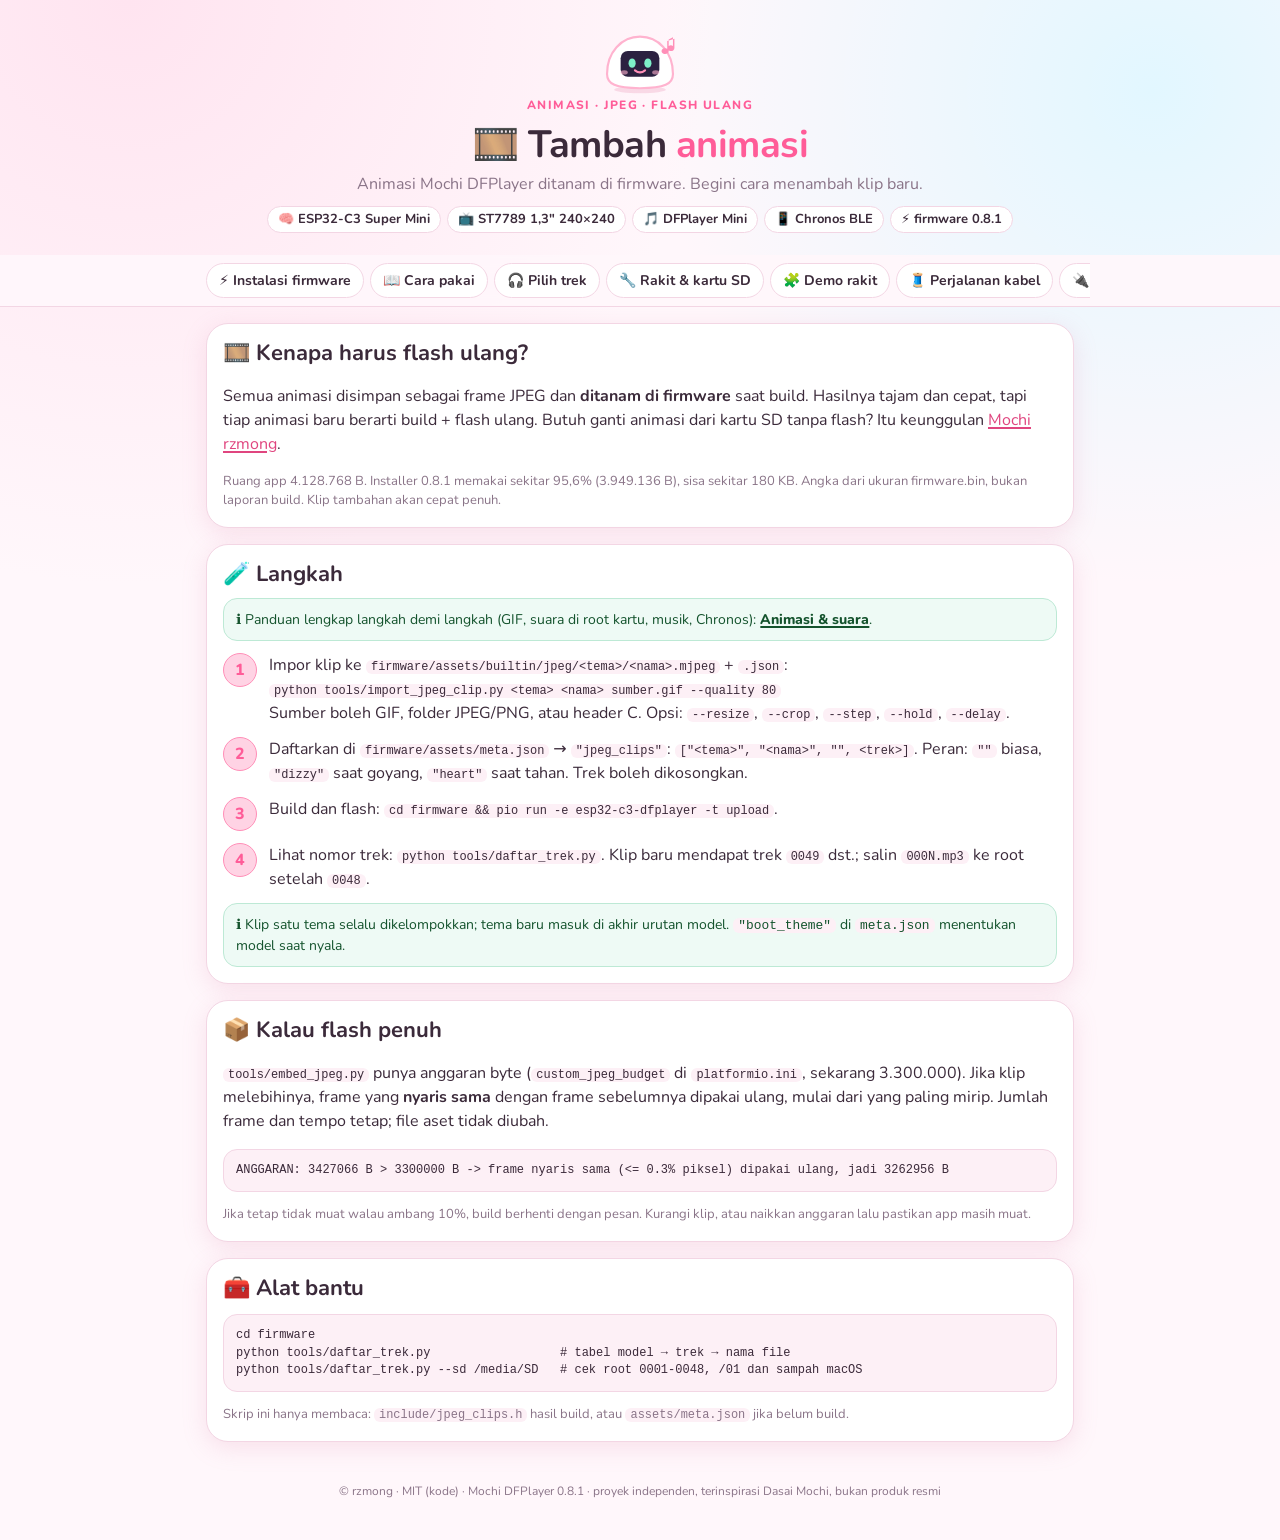
<file: docs/animasi.html>
<!DOCTYPE html>
<html lang="id">
<head>
<meta charset="UTF-8"/>
<meta name="viewport" content="width=device-width, initial-scale=1"/>
<title>Tambah animasi — Mochi DFPlayer</title>
<meta name="description" content="Mochi DFPlayer: teman meja ESP32-C3 + ST7789, animasi JPEG tajam di flash, suara MP3 lewat DFPlayer Mini, pemutar MP3 dan Chronos BLE."/>
<link rel="preconnect" href="https://fonts.googleapis.com"/>
<link rel="preconnect" href="https://fonts.gstatic.com" crossorigin/>
<link rel="stylesheet" href="https://fonts.googleapis.com/css2?family=Nunito:wght@400;700;800&amp;family=Quicksand:wght@500;700&amp;display=swap"/>
<link rel="icon" href="data:image/svg+xml,%3Csvg xmlns=%22http://www.w3.org/2000/svg%22 viewBox=%220 0 100 100%22%3E%3Ctext y=%22.9em%22 font-size=%2290%22%3E%F0%9F%8D%A1%3C/text%3E%3C/svg%3E"/>
<link rel="stylesheet" href="./mochi.css?v=4"/>
</head>
<body>
<header class="hero wrap narrow">
  <svg class="mochi" viewBox="0 0 120 96" aria-hidden="true"><ellipse cx="60" cy="88" rx="36" ry="5" fill="#f6c6d9" opacity=".6"/><path d="M14 66c0-30 20-52 46-52s46 22 46 52c0 14-12 20-46 20S14 80 14 66z" fill="#fff" stroke="#ffb3cf" stroke-width="3"/><rect x="33" y="34" width="54" height="36" rx="10" fill="#2b2140"/><ellipse cx="49" cy="51" rx="5" ry="6.5" fill="#7ef0c8"/><ellipse cx="71" cy="51" rx="5" ry="6.5" fill="#7ef0c8"/><path d="M53 61q7 6 14 0" stroke="#ff8fb8" stroke-width="3" fill="none" stroke-linecap="round"/><ellipse cx="38" cy="64" rx="5" ry="3" fill="#ffb3cf" opacity=".6"/><ellipse cx="82" cy="64" rx="5" ry="3" fill="#ffb3cf" opacity=".6"/><path d="M100 18v16a5 4 0 1 1-2-3V20l10-3v13a5 4 0 1 1-2-3V15z" fill="#ff8fb8"/></svg>
  <div class="kicker">animasi · jpeg · flash ulang</div>
  <h1>🎞️ Tambah <span>animasi</span></h1>
  <p class="sub">Animasi Mochi DFPlayer ditanam di firmware. Begini cara menambah klip baru.</p>
  <div class="chips"><span class="chip">🧠 ESP32-C3 Super Mini</span><span class="chip">📺 ST7789 1,3" 240×240</span><span class="chip">🎵 DFPlayer Mini</span><span class="chip">📱 Chronos BLE</span><span class="chip">⚡ firmware 0.8.1</span></div>
</header>
<nav class="tabs"><div class="wrap narrow"><a href="index.html">⚡ Instalasi firmware</a><a href="panduan.html">📖 Cara pakai</a><a href="musik.html">🎧 Pilih trek</a><a href="instalasi.html">🔧 Rakit &amp; kartu SD</a><a href="pemasangan.html">🧩 Demo rakit</a><a href="perjalanan.html">🧵 Perjalanan kabel</a><a href="pemasangan-kabel.html">🔌 Diagram kabel</a><a href="kelola.html">🎵 Animasi &amp; suara</a><a href="animasi.html" class="on" aria-current="page">🎞️ Tambah animasi</a><a href="https://rz7mong.github.io/mochi-rzmong/">💗 Mochi rzmong (GIF)</a><a href="https://github.com/rz7mong/mochi-dfplayer">🐙 GitHub</a></div></nav>
<main class="wrap narrow">
<section class="card">
  <h2>🎞️ Kenapa harus flash ulang?</h2>
  <p>Semua animasi disimpan sebagai frame JPEG dan <b>ditanam di firmware</b> saat build. Hasilnya tajam dan cepat, tapi tiap animasi baru berarti build + flash ulang. Butuh ganti animasi dari kartu SD tanpa flash? Itu keunggulan <a href="https://rz7mong.github.io/mochi-rzmong/">Mochi rzmong</a>.</p>
  <p class="hint">Ruang app 4.128.768 B. Installer 0.8.1 memakai sekitar 95,6% (3.949.136 B), sisa sekitar 180 KB. Angka dari ukuran firmware.bin, bukan laporan build. Klip tambahan akan cepat penuh.</p>
</section>

<section class="card">
  <h2>🧪 Langkah</h2>
  <p class="info">ℹ️ Panduan lengkap langkah demi langkah (GIF, suara di root kartu, musik, Chronos): <a href="kelola.html">Animasi &amp; suara</a>.</p>
  <div class="step"><div class="num">1</div><div>Impor klip ke <code>firmware/assets/builtin/jpeg/&lt;tema&gt;/&lt;nama&gt;.mjpeg</code> + <code>.json</code>:<br><code>python tools/import_jpeg_clip.py &lt;tema&gt; &lt;nama&gt; sumber.gif --quality 80</code><br>Sumber boleh GIF, folder JPEG/PNG, atau header C. Opsi: <code>--resize</code>, <code>--crop</code>, <code>--step</code>, <code>--hold</code>, <code>--delay</code>.</div></div>
  <div class="step"><div class="num">2</div><div>Daftarkan di <code>firmware/assets/meta.json</code> → <code>"jpeg_clips"</code>: <code>["&lt;tema&gt;", "&lt;nama&gt;", "", &lt;trek&gt;]</code>. Peran: <code>""</code> biasa, <code>"dizzy"</code> saat goyang, <code>"heart"</code> saat tahan. Trek boleh dikosongkan.</div></div>
  <div class="step"><div class="num">3</div><div>Build dan flash: <code>cd firmware &amp;&amp; pio run -e esp32-c3-dfplayer -t upload</code>.</div></div>
  <div class="step"><div class="num">4</div><div>Lihat nomor trek: <code>python tools/daftar_trek.py</code>. Klip baru mendapat trek <code>0049</code> dst.; salin <code>000N.mp3</code> ke root setelah <code>0048</code>.</div></div>
  <p class="info">ℹ️ Klip satu tema selalu dikelompokkan; tema baru masuk di akhir urutan model. <code>"boot_theme"</code> di <code>meta.json</code> menentukan model saat nyala.</p>
</section>

<section class="card">
  <h2>📦 Kalau flash penuh</h2>
  <p><code>tools/embed_jpeg.py</code> punya anggaran byte (<code>custom_jpeg_budget</code> di <code>platformio.ini</code>, sekarang 3.300.000). Jika klip melebihinya, frame yang <b>nyaris sama</b> dengan frame sebelumnya dipakai ulang, mulai dari yang paling mirip. Jumlah frame dan tempo tetap; file aset tidak diubah.</p>
<pre>ANGGARAN: 3427066 B &gt; 3300000 B -&gt; frame nyaris sama (&lt;= 0.3% piksel) dipakai ulang, jadi 3262956 B</pre>
  <p class="hint">Jika tetap tidak muat walau ambang 10%, build berhenti dengan pesan. Kurangi klip, atau naikkan anggaran lalu pastikan app masih muat.</p>
</section>

<section class="card">
  <h2>🧰 Alat bantu</h2>
<pre>cd firmware
python tools/daftar_trek.py                  # tabel model → trek → nama file
python tools/daftar_trek.py --sd /media/SD   # cek root 0001-0048, /01 dan sampah macOS</pre>
  <p class="hint">Skrip ini hanya membaca: <code>include/jpeg_clips.h</code> hasil build, atau <code>assets/meta.json</code> jika belum build.</p>
</section>
</main>
<footer>© rzmong · MIT (kode) · Mochi DFPlayer 0.8.1 · proyek independen, terinspirasi Dasai Mochi, bukan produk resmi</footer>
</body>
</html>
</file>
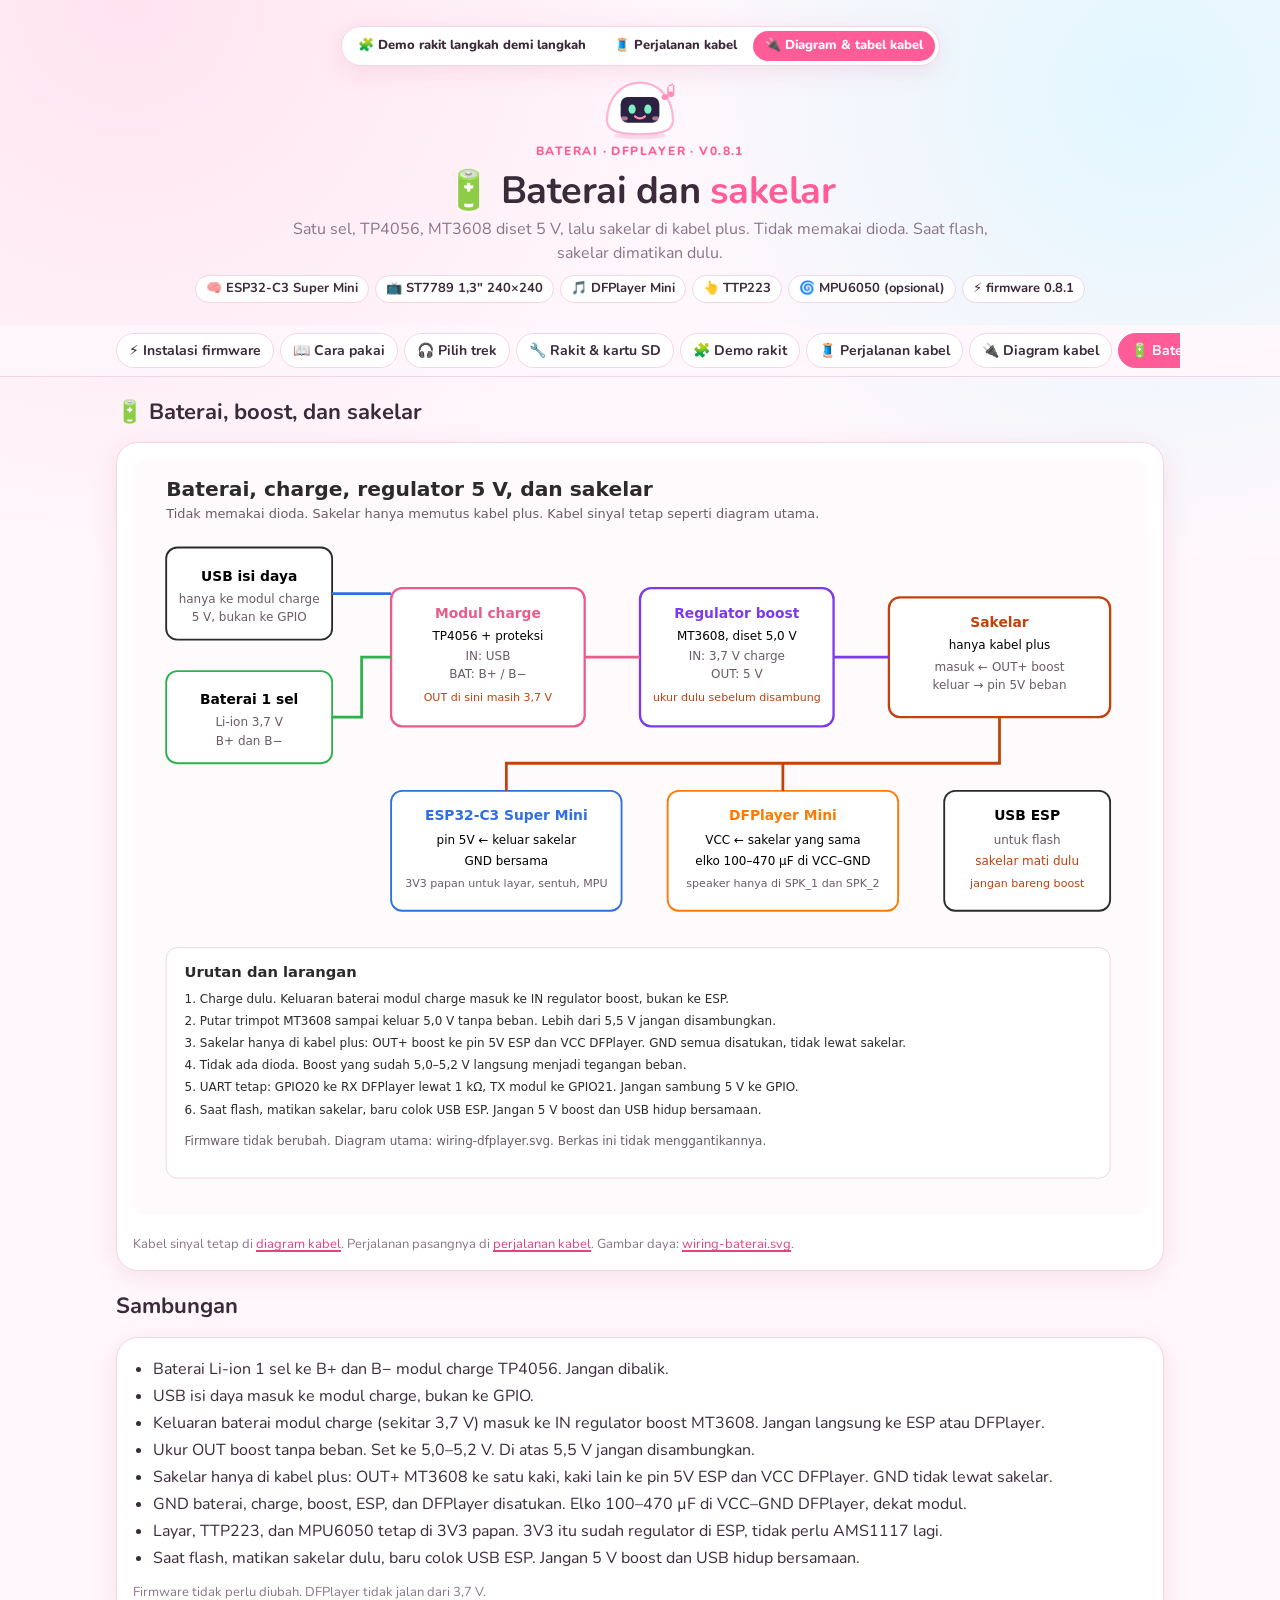
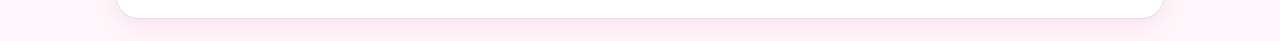
<file: docs/baterai.html>
<!DOCTYPE html>
<html lang="id">
<head>
<meta charset="UTF-8"/>
<meta name="viewport" content="width=device-width, initial-scale=1"/>
<title>🔋 Baterai — Mochi DFPlayer</title>
<meta name="description" content="Baterai Mochi DFPlayer: satu sel, TP4056, MT3608 5 V, sakelar di kabel plus. Tanpa dioda."/>
<link rel="preconnect" href="https://fonts.googleapis.com"/>
<link rel="preconnect" href="https://fonts.gstatic.com" crossorigin/>
<link rel="stylesheet" href="https://fonts.googleapis.com/css2?family=Nunito:wght@400;700;800&amp;family=Quicksand:wght@500;700&amp;display=swap"/>
<link rel="icon" href="data:image/svg+xml,%3Csvg xmlns=%22http://www.w3.org/2000/svg%22 viewBox=%220 0 100 100%22%3E%3Ctext y=%22.9em%22 font-size=%2290%22%3E%F0%9F%8D%A1%3C/text%3E%3C/svg%3E"/>
<link rel="stylesheet" href="./mochi.css?v=4"/>
</head>
<body>
<header class="hero wrap">
  <div class="verswitch" role="navigation" aria-label="Panduan rakit"><a href="pemasangan.html">🧩 Demo rakit langkah demi langkah</a><a href="perjalanan.html">🧵 Perjalanan kabel</a><a href="pemasangan-kabel.html" class="on">🔌 Diagram &amp; tabel kabel</a></div>
  <svg class="mochi" viewBox="0 0 120 96" aria-hidden="true"><ellipse cx="60" cy="88" rx="36" ry="5" fill="#f6c6d9" opacity=".6"/><path d="M14 66c0-30 20-52 46-52s46 22 46 52c0 14-12 20-46 20S14 80 14 66z" fill="#fff" stroke="#ffb3cf" stroke-width="3"/><rect x="33" y="34" width="54" height="36" rx="10" fill="#2b2140"/><ellipse cx="49" cy="51" rx="5" ry="6.5" fill="#7ef0c8"/><ellipse cx="71" cy="51" rx="5" ry="6.5" fill="#7ef0c8"/><path d="M53 61q7 6 14 0" stroke="#ff8fb8" stroke-width="3" fill="none" stroke-linecap="round"/><ellipse cx="38" cy="64" rx="5" ry="3" fill="#ffb3cf" opacity=".6"/><ellipse cx="82" cy="64" rx="5" ry="3" fill="#ffb3cf" opacity=".6"/><path d="M100 18v16a5 4 0 1 1-2-3V20l10-3v13a5 4 0 1 1-2-3V15z" fill="#ff8fb8"/></svg>
  <div class="kicker">baterai · dfplayer · v0.8.1</div>
  <h1>🔋 Baterai dan <span>sakelar</span></h1>
  <p class="sub">Satu sel, TP4056, MT3608 diset 5 V, lalu sakelar di kabel plus. Tidak memakai dioda. Saat flash, sakelar dimatikan dulu.</p>
  <div class="chips"><span class="chip">🧠 ESP32-C3 Super Mini</span><span class="chip">📺 ST7789 1,3" 240×240</span><span class="chip">🎵 DFPlayer Mini</span><span class="chip">👆 TTP223</span><span class="chip">🌀 MPU6050 (opsional)</span><span class="chip">⚡ firmware 0.8.1</span></div>
</header>
<nav class="tabs"><div class="wrap "><a href="index.html">⚡ Instalasi firmware</a><a href="panduan.html">📖 Cara pakai</a><a href="musik.html">🎧 Pilih trek</a><a href="instalasi.html">🔧 Rakit &amp; kartu SD</a><a href="pemasangan.html">🧩 Demo rakit</a><a href="perjalanan.html">🧵 Perjalanan kabel</a><a href="pemasangan-kabel.html">🔌 Diagram kabel</a><a href="baterai.html" class="on" aria-current="page">🔋 Baterai</a><a href="kelola.html">🎵 Animasi &amp; suara</a><a href="animasi.html">🎞️ Tambah animasi</a><a href="https://rz7mong.github.io/mochi-rzmong/">💗 Mochi rzmong (GIF)</a><a href="https://github.com/rz7mong/mochi-dfplayer">🐙 GitHub</a></div></nav>
<main class="wrap">
<section>
  <h2>🔋 Baterai, boost, dan sakelar</h2>
  <div class="card">
    <img src="wiring-baterai.svg?v=2" alt="Diagram baterai, TP4056, MT3608, dan sakelar" style="width:100%;height:auto">
    <p class="hint">Kabel sinyal tetap di <a href="pemasangan-kabel.html">diagram kabel</a>. Perjalanan pasangnya di <a href="perjalanan.html">perjalanan kabel</a>. Gambar daya: <a href="wiring-baterai.svg">wiring-baterai.svg</a>.</p>
  </div>
</section>
<section>
  <h2>Sambungan</h2>
  <div class="card">
    <ul>
      <li>Baterai Li-ion 1 sel ke B+ dan B− modul charge TP4056. Jangan dibalik.</li>
      <li>USB isi daya masuk ke modul charge, bukan ke GPIO.</li>
      <li>Keluaran baterai modul charge (sekitar 3,7 V) masuk ke IN regulator boost MT3608. Jangan langsung ke ESP atau DFPlayer.</li>
      <li>Ukur OUT boost tanpa beban. Set ke 5,0–5,2 V. Di atas 5,5 V jangan disambungkan.</li>
      <li>Sakelar hanya di kabel plus: OUT+ MT3608 ke satu kaki, kaki lain ke pin 5V ESP dan VCC DFPlayer. GND tidak lewat sakelar.</li>
      <li>GND baterai, charge, boost, ESP, dan DFPlayer disatukan. Elko 100–470 µF di VCC–GND DFPlayer, dekat modul.</li>
      <li>Layar, TTP223, dan MPU6050 tetap di 3V3 papan. 3V3 itu sudah regulator di ESP, tidak perlu AMS1117 lagi.</li>
      <li>Saat flash, matikan sakelar dulu, baru colok USB ESP. Jangan 5 V boost dan USB hidup bersamaan.</li>
    </ul>
    <p class="hint">Firmware tidak perlu diubah. DFPlayer tidak jalan dari 3,7 V.</p>
  </div>
</section>
</main>
</body></html>
</file>
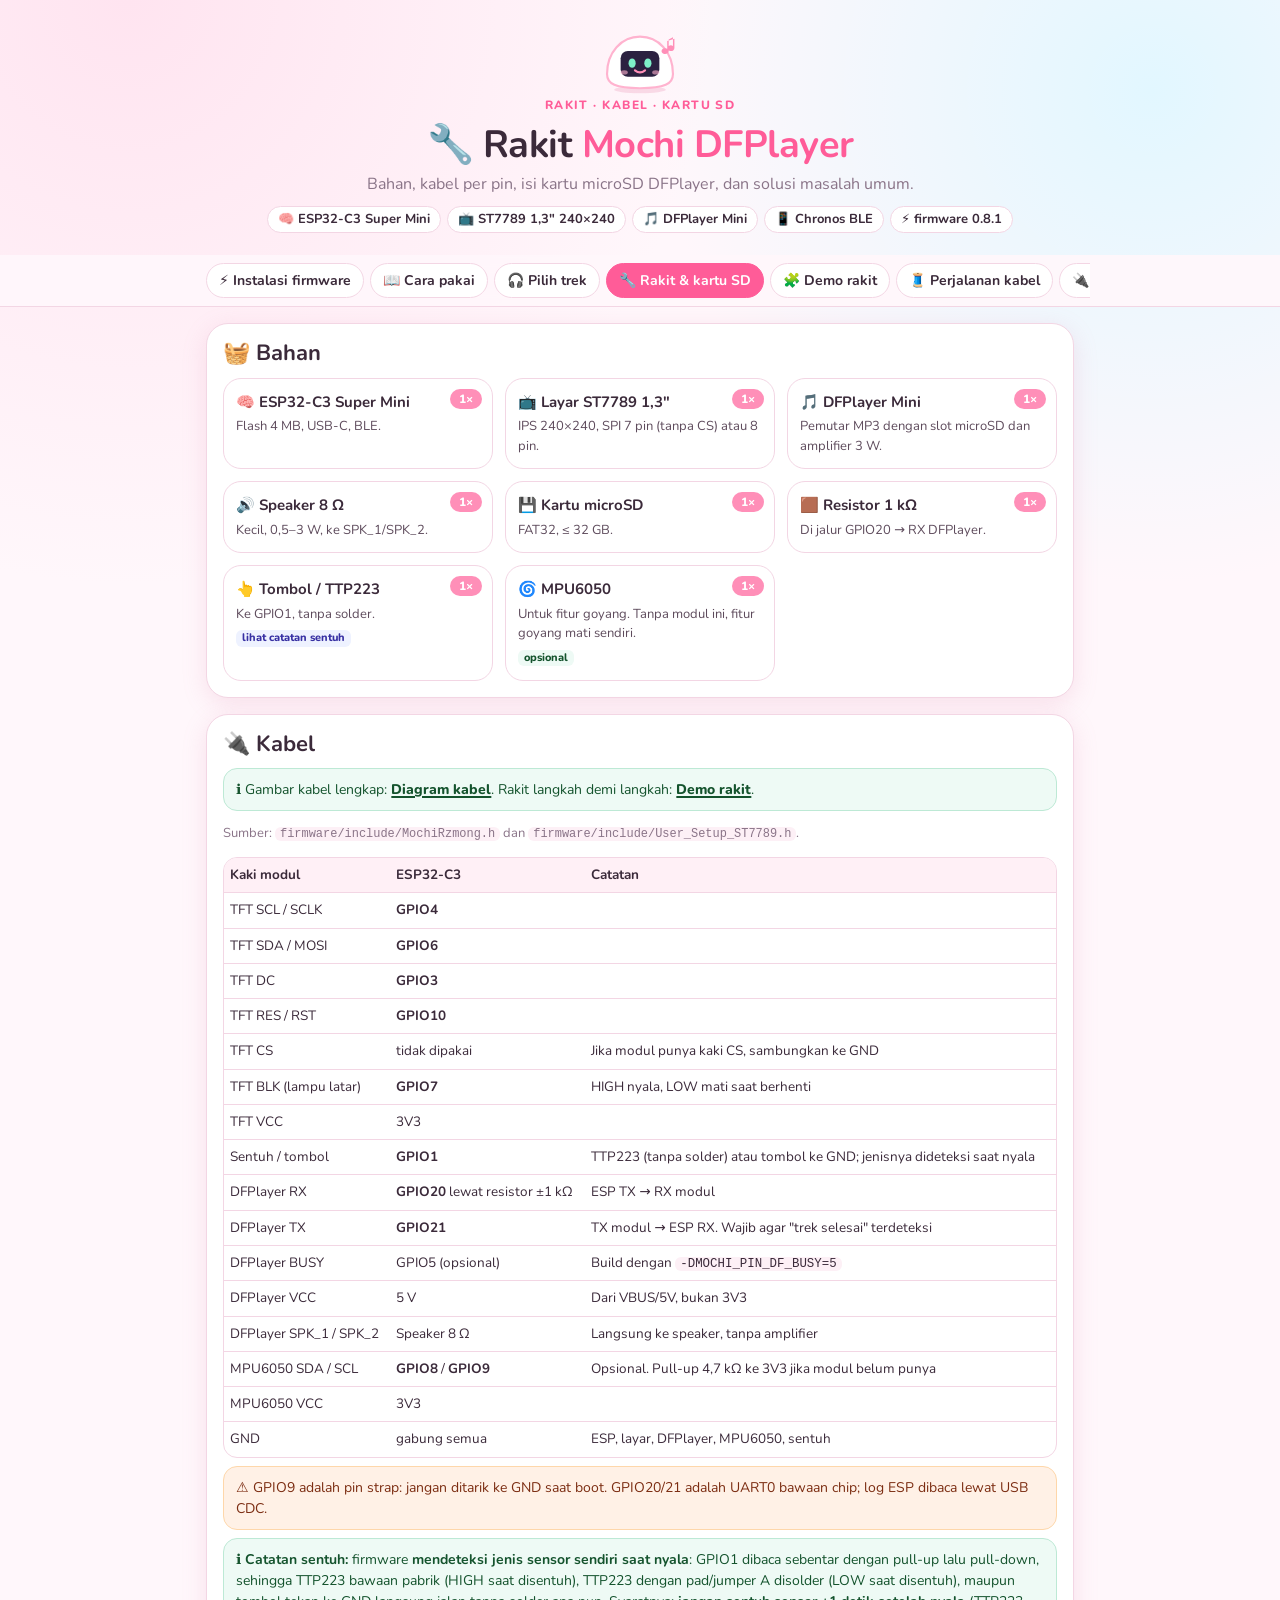
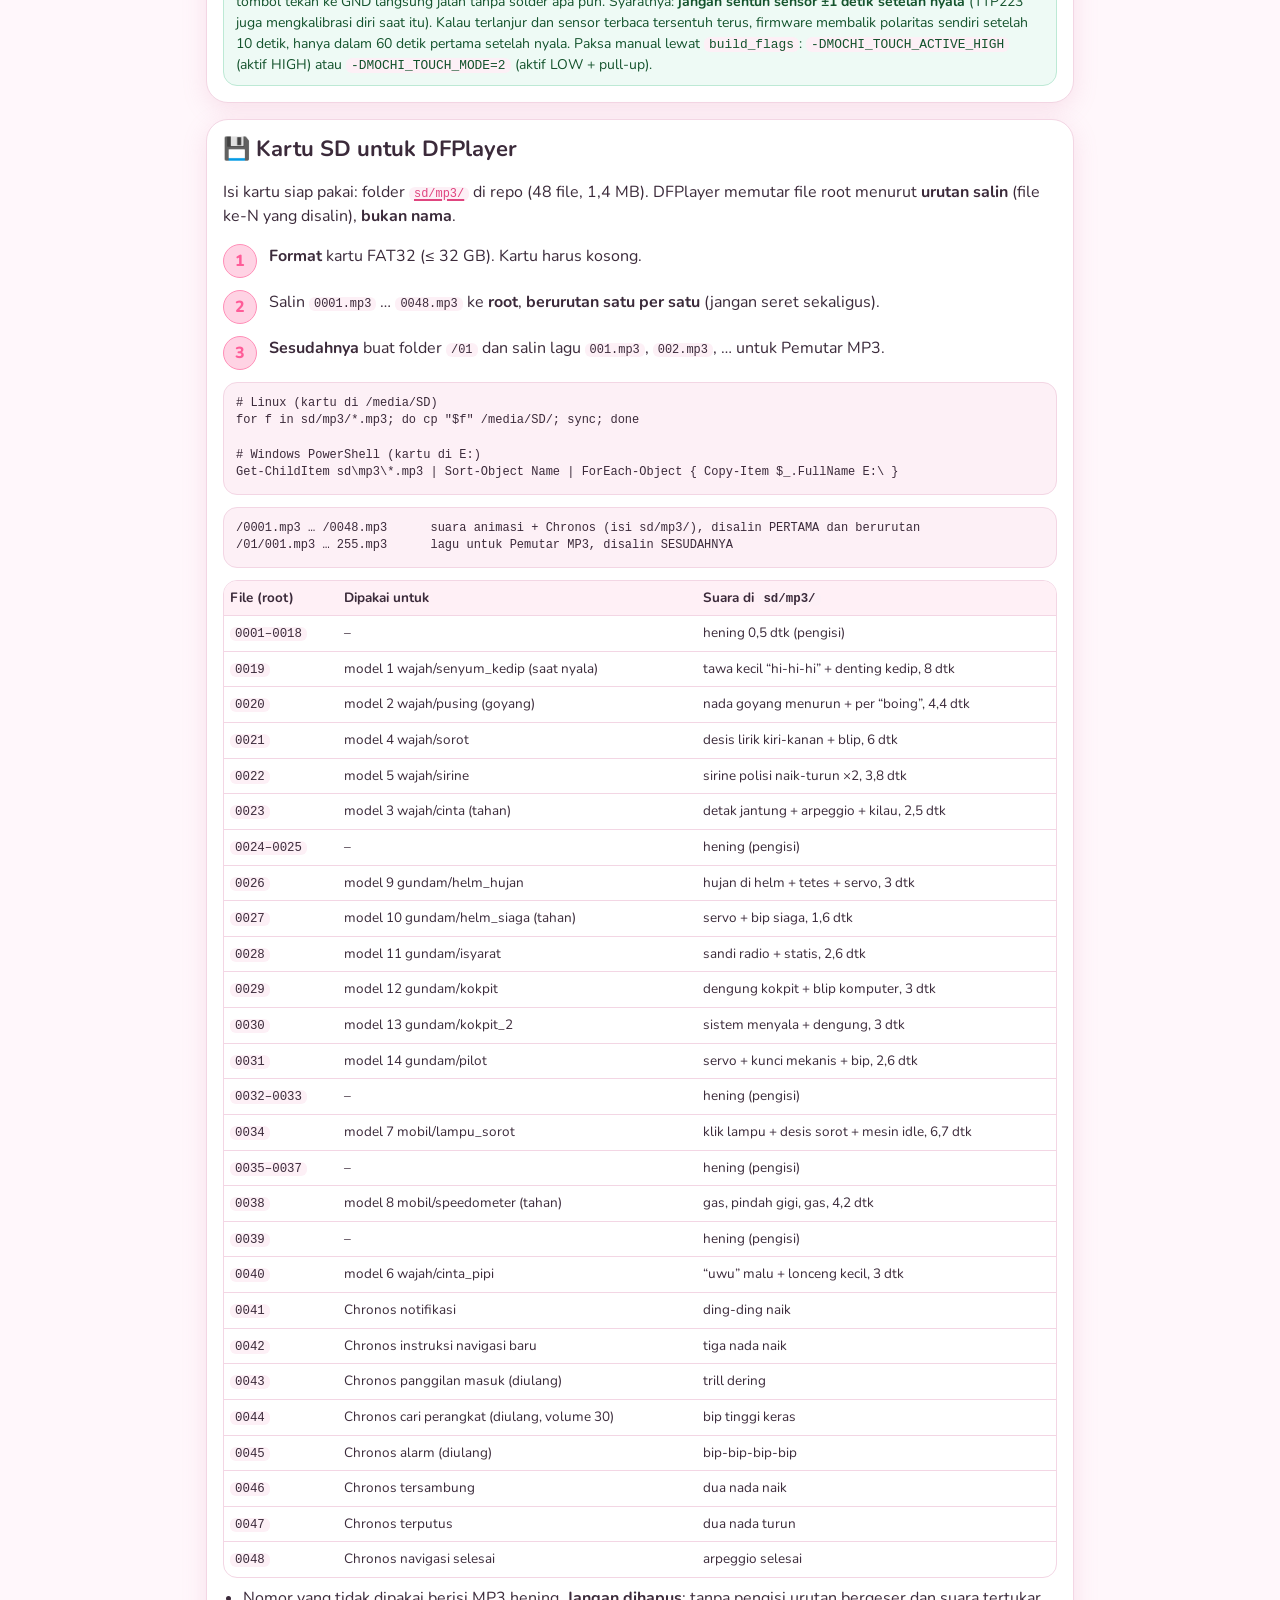
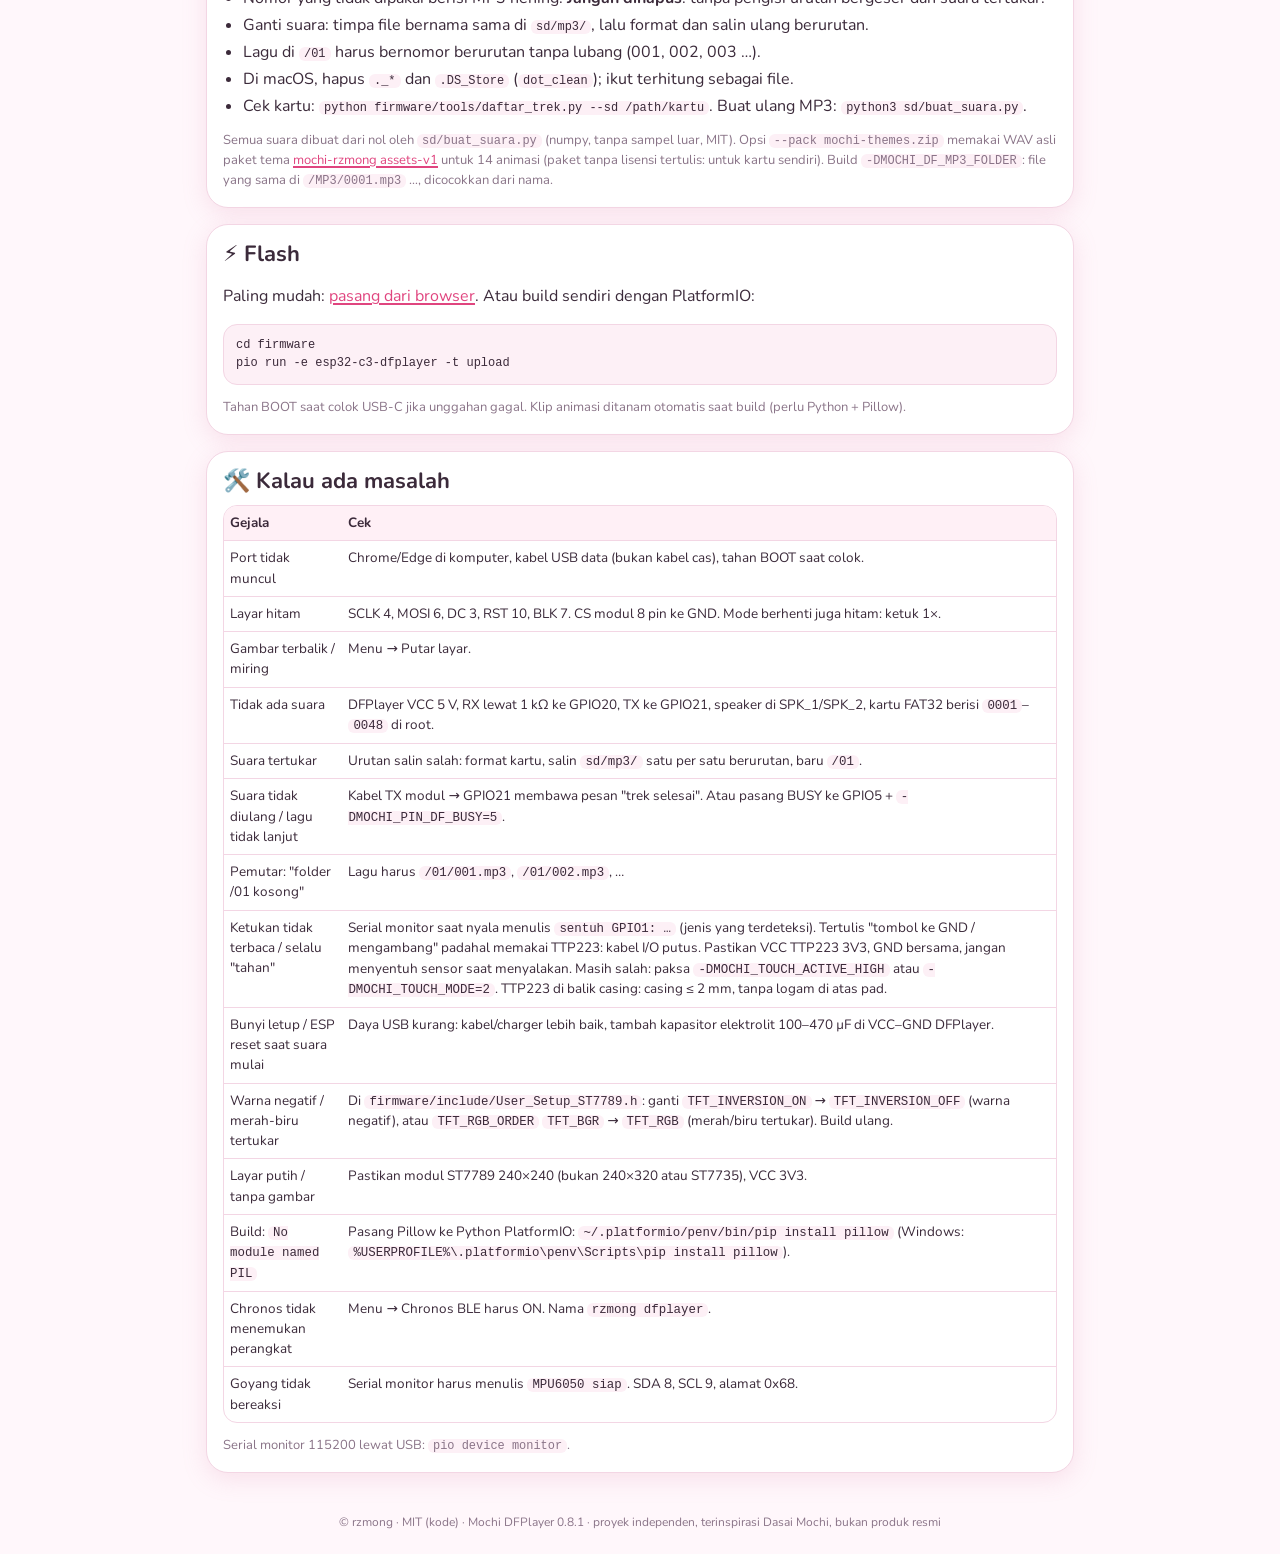
<file: docs/instalasi.html>
<!DOCTYPE html>
<html lang="id">
<head>
<meta charset="UTF-8"/>
<meta name="viewport" content="width=device-width, initial-scale=1"/>
<title>Rakit Mochi DFPlayer — kabel & kartu SD</title>
<meta name="description" content="Mochi DFPlayer: teman meja ESP32-C3 + ST7789, animasi JPEG tajam di flash, suara MP3 lewat DFPlayer Mini, pemutar MP3 dan Chronos BLE."/>
<link rel="preconnect" href="https://fonts.googleapis.com"/>
<link rel="preconnect" href="https://fonts.gstatic.com" crossorigin/>
<link rel="stylesheet" href="https://fonts.googleapis.com/css2?family=Nunito:wght@400;700;800&amp;family=Quicksand:wght@500;700&amp;display=swap"/>
<link rel="icon" href="data:image/svg+xml,%3Csvg xmlns=%22http://www.w3.org/2000/svg%22 viewBox=%220 0 100 100%22%3E%3Ctext y=%22.9em%22 font-size=%2290%22%3E%F0%9F%8D%A1%3C/text%3E%3C/svg%3E"/>
<link rel="stylesheet" href="./mochi.css?v=4"/>
</head>
<body>
<header class="hero wrap narrow">
  <svg class="mochi" viewBox="0 0 120 96" aria-hidden="true"><ellipse cx="60" cy="88" rx="36" ry="5" fill="#f6c6d9" opacity=".6"/><path d="M14 66c0-30 20-52 46-52s46 22 46 52c0 14-12 20-46 20S14 80 14 66z" fill="#fff" stroke="#ffb3cf" stroke-width="3"/><rect x="33" y="34" width="54" height="36" rx="10" fill="#2b2140"/><ellipse cx="49" cy="51" rx="5" ry="6.5" fill="#7ef0c8"/><ellipse cx="71" cy="51" rx="5" ry="6.5" fill="#7ef0c8"/><path d="M53 61q7 6 14 0" stroke="#ff8fb8" stroke-width="3" fill="none" stroke-linecap="round"/><ellipse cx="38" cy="64" rx="5" ry="3" fill="#ffb3cf" opacity=".6"/><ellipse cx="82" cy="64" rx="5" ry="3" fill="#ffb3cf" opacity=".6"/><path d="M100 18v16a5 4 0 1 1-2-3V20l10-3v13a5 4 0 1 1-2-3V15z" fill="#ff8fb8"/></svg>
  <div class="kicker">rakit · kabel · kartu sd</div>
  <h1>🔧 Rakit <span>Mochi DFPlayer</span></h1>
  <p class="sub">Bahan, kabel per pin, isi kartu microSD DFPlayer, dan solusi masalah umum.</p>
  <div class="chips"><span class="chip">🧠 ESP32-C3 Super Mini</span><span class="chip">📺 ST7789 1,3" 240×240</span><span class="chip">🎵 DFPlayer Mini</span><span class="chip">📱 Chronos BLE</span><span class="chip">⚡ firmware 0.8.1</span></div>
</header>
<nav class="tabs"><div class="wrap narrow"><a href="index.html">⚡ Instalasi firmware</a><a href="panduan.html">📖 Cara pakai</a><a href="musik.html">🎧 Pilih trek</a><a href="instalasi.html" class="on" aria-current="page">🔧 Rakit &amp; kartu SD</a><a href="pemasangan.html">🧩 Demo rakit</a><a href="perjalanan.html">🧵 Perjalanan kabel</a><a href="pemasangan-kabel.html">🔌 Diagram kabel</a><a href="kelola.html">🎵 Animasi &amp; suara</a><a href="animasi.html">🎞️ Tambah animasi</a><a href="https://rz7mong.github.io/mochi-rzmong/">💗 Mochi rzmong (GIF)</a><a href="https://github.com/rz7mong/mochi-dfplayer">🐙 GitHub</a></div></nav>
<main class="wrap narrow">
<section class="card">
  <h2>🧺 Bahan</h2>
  <div class="grid">
    <div class="part"><span class="q">1×</span><h3>🧠 ESP32-C3 Super Mini</h3><p>Flash 4 MB, USB-C, BLE.</p></div>
    <div class="part"><span class="q">1×</span><h3>📺 Layar ST7789 1,3"</h3><p>IPS 240×240, SPI 7 pin (tanpa CS) atau 8 pin.</p></div>
    <div class="part"><span class="q">1×</span><h3>🎵 DFPlayer Mini</h3><p>Pemutar MP3 dengan slot microSD dan amplifier 3 W.</p></div>
    <div class="part"><span class="q">1×</span><h3>🔊 Speaker 8 Ω</h3><p>Kecil, 0,5–3 W, ke SPK_1/SPK_2.</p></div>
    <div class="part"><span class="q">1×</span><h3>💾 Kartu microSD</h3><p>FAT32, ≤ 32 GB.</p></div>
    <div class="part"><span class="q">1×</span><h3>🟫 Resistor 1 kΩ</h3><p>Di jalur GPIO20 → RX DFPlayer.</p></div>
    <div class="part"><span class="q">1×</span><h3>👆 Tombol / TTP223</h3><p>Ke GPIO1, tanpa solder.</p><span class="tag">lihat catatan sentuh</span></div>
    <div class="part"><span class="q">1×</span><h3>🌀 MPU6050</h3><p>Untuk fitur goyang. Tanpa modul ini, fitur goyang mati sendiri.</p><span class="tag opt">opsional</span></div>
  </div>
</section>

<section class="card" id="kabel">
  <h2>🔌 Kabel</h2>
  <p class="info">ℹ️ Gambar kabel lengkap: <a href="pemasangan-kabel.html">Diagram kabel</a>. Rakit langkah demi langkah: <a href="pemasangan.html">Demo rakit</a>.</p>
  <p class="hint">Sumber: <code>firmware/include/MochiRzmong.h</code> dan <code>firmware/include/User_Setup_ST7789.h</code>.</p>
  <div class="tbl"><table><tr><th>Kaki modul</th><th>ESP32-C3</th><th>Catatan</th></tr>
<tr><td>TFT SCL / SCLK</td><td><b>GPIO4</b></td><td></td></tr>
<tr><td>TFT SDA / MOSI</td><td><b>GPIO6</b></td><td></td></tr>
<tr><td>TFT DC</td><td><b>GPIO3</b></td><td></td></tr>
<tr><td>TFT RES / RST</td><td><b>GPIO10</b></td><td></td></tr>
<tr><td>TFT CS</td><td>tidak dipakai</td><td>Jika modul punya kaki CS, sambungkan ke GND</td></tr>
<tr><td>TFT BLK (lampu latar)</td><td><b>GPIO7</b></td><td>HIGH nyala, LOW mati saat berhenti</td></tr>
<tr><td>TFT VCC</td><td>3V3</td><td></td></tr>
<tr><td>Sentuh / tombol</td><td><b>GPIO1</b></td><td>TTP223 (tanpa solder) atau tombol ke GND; jenisnya dideteksi saat nyala</td></tr>
<tr><td>DFPlayer RX</td><td><b>GPIO20</b> lewat resistor ±1 kΩ</td><td>ESP TX → RX modul</td></tr>
<tr><td>DFPlayer TX</td><td><b>GPIO21</b></td><td>TX modul → ESP RX. Wajib agar "trek selesai" terdeteksi</td></tr>
<tr><td>DFPlayer BUSY</td><td>GPIO5 (opsional)</td><td>Build dengan <code>-DMOCHI_PIN_DF_BUSY=5</code></td></tr>
<tr><td>DFPlayer VCC</td><td>5 V</td><td>Dari VBUS/5V, bukan 3V3</td></tr>
<tr><td>DFPlayer SPK_1 / SPK_2</td><td>Speaker 8 Ω</td><td>Langsung ke speaker, tanpa amplifier</td></tr>
<tr><td>MPU6050 SDA / SCL</td><td><b>GPIO8</b> / <b>GPIO9</b></td><td>Opsional. Pull-up 4,7 kΩ ke 3V3 jika modul belum punya</td></tr>
<tr><td>MPU6050 VCC</td><td>3V3</td><td></td></tr>
<tr><td>GND</td><td>gabung semua</td><td>ESP, layar, DFPlayer, MPU6050, sentuh</td></tr>
  </table></div>
  <p class="note">⚠️ GPIO9 adalah pin strap: jangan ditarik ke GND saat boot. GPIO20/21 adalah UART0 bawaan chip; log ESP dibaca lewat USB CDC.</p>
  <p class="info">ℹ️ <b>Catatan sentuh:</b> firmware <b>mendeteksi jenis sensor sendiri saat nyala</b>: GPIO1 dibaca sebentar dengan pull-up lalu pull-down, sehingga TTP223 bawaan pabrik (HIGH saat disentuh), TTP223 dengan pad/jumper A disolder (LOW saat disentuh), maupun tombol tekan ke GND langsung jalan tanpa solder apa pun. Syaratnya: <b>jangan sentuh sensor ±1 detik setelah nyala</b> (TTP223 juga mengkalibrasi diri saat itu). Kalau terlanjur dan sensor terbaca tersentuh terus, firmware membalik polaritas sendiri setelah 10 detik, hanya dalam 60 detik pertama setelah nyala. Paksa manual lewat <code>build_flags</code>: <code>-DMOCHI_TOUCH_ACTIVE_HIGH</code> (aktif HIGH) atau <code>-DMOCHI_TOUCH_MODE=2</code> (aktif LOW + pull-up).</p>
</section>

<section class="card" id="sd">
  <h2>💾 Kartu SD untuk DFPlayer</h2>
  <p>Isi kartu siap pakai: folder <a href="https://github.com/rz7mong/mochi-dfplayer/tree/main/sd/mp3"><code>sd/mp3/</code></a> di repo (48 file, 1,4 MB). DFPlayer memutar file root menurut <b>urutan salin</b> (file ke-N yang disalin), <b>bukan nama</b>.</p>
  <div class="step"><div class="num">1</div><div><b>Format</b> kartu FAT32 (≤ 32 GB). Kartu harus kosong.</div></div>
  <div class="step"><div class="num">2</div><div>Salin <code>0001.mp3</code> … <code>0048.mp3</code> ke <b>root</b>, <b>berurutan satu per satu</b> (jangan seret sekaligus).</div></div>
  <div class="step"><div class="num">3</div><div><b>Sesudahnya</b> buat folder <code>/01</code> dan salin lagu <code>001.mp3</code>, <code>002.mp3</code>, … untuk Pemutar MP3.</div></div>
<pre># Linux (kartu di /media/SD)
for f in sd/mp3/*.mp3; do cp "$f" /media/SD/; sync; done

# Windows PowerShell (kartu di E:)
Get-ChildItem sd\mp3\*.mp3 | Sort-Object Name | ForEach-Object { Copy-Item $_.FullName E:\ }</pre>
<pre>/0001.mp3 … /0048.mp3      suara animasi + Chronos (isi sd/mp3/), disalin PERTAMA dan berurutan
/01/001.mp3 … 255.mp3      lagu untuk Pemutar MP3, disalin SESUDAHNYA</pre>
  <div class="tbl"><table><tr><th>File (root)</th><th>Dipakai untuk</th><th>Suara di <code>sd/mp3/</code></th></tr>
    <tr><td><code>0001–0018</code></td><td>–</td><td>hening 0,5 dtk (pengisi)</td></tr>
    <tr><td><code>0019</code></td><td>model 1 wajah/senyum_kedip (saat nyala)</td><td>tawa kecil “hi-hi-hi” + denting kedip, 8 dtk</td></tr>
    <tr><td><code>0020</code></td><td>model 2 wajah/pusing (goyang)</td><td>nada goyang menurun + per “boing”, 4,4 dtk</td></tr>
    <tr><td><code>0021</code></td><td>model 4 wajah/sorot</td><td>desis lirik kiri-kanan + blip, 6 dtk</td></tr>
    <tr><td><code>0022</code></td><td>model 5 wajah/sirine</td><td>sirine polisi naik-turun ×2, 3,8 dtk</td></tr>
    <tr><td><code>0023</code></td><td>model 3 wajah/cinta (tahan)</td><td>detak jantung + arpeggio + kilau, 2,5 dtk</td></tr>
    <tr><td><code>0024–0025</code></td><td>–</td><td>hening (pengisi)</td></tr>
    <tr><td><code>0026</code></td><td>model 9 gundam/helm_hujan</td><td>hujan di helm + tetes + servo, 3 dtk</td></tr>
    <tr><td><code>0027</code></td><td>model 10 gundam/helm_siaga (tahan)</td><td>servo + bip siaga, 1,6 dtk</td></tr>
    <tr><td><code>0028</code></td><td>model 11 gundam/isyarat</td><td>sandi radio + statis, 2,6 dtk</td></tr>
    <tr><td><code>0029</code></td><td>model 12 gundam/kokpit</td><td>dengung kokpit + blip komputer, 3 dtk</td></tr>
    <tr><td><code>0030</code></td><td>model 13 gundam/kokpit_2</td><td>sistem menyala + dengung, 3 dtk</td></tr>
    <tr><td><code>0031</code></td><td>model 14 gundam/pilot</td><td>servo + kunci mekanis + bip, 2,6 dtk</td></tr>
    <tr><td><code>0032–0033</code></td><td>–</td><td>hening (pengisi)</td></tr>
    <tr><td><code>0034</code></td><td>model 7 mobil/lampu_sorot</td><td>klik lampu + desis sorot + mesin idle, 6,7 dtk</td></tr>
    <tr><td><code>0035–0037</code></td><td>–</td><td>hening (pengisi)</td></tr>
    <tr><td><code>0038</code></td><td>model 8 mobil/speedometer (tahan)</td><td>gas, pindah gigi, gas, 4,2 dtk</td></tr>
    <tr><td><code>0039</code></td><td>–</td><td>hening (pengisi)</td></tr>
    <tr><td><code>0040</code></td><td>model 6 wajah/cinta_pipi</td><td>“uwu” malu + lonceng kecil, 3 dtk</td></tr>
    <tr><td><code>0041</code></td><td>Chronos notifikasi</td><td>ding-ding naik</td></tr>
    <tr><td><code>0042</code></td><td>Chronos instruksi navigasi baru</td><td>tiga nada naik</td></tr>
    <tr><td><code>0043</code></td><td>Chronos panggilan masuk (diulang)</td><td>trill dering</td></tr>
    <tr><td><code>0044</code></td><td>Chronos cari perangkat (diulang, volume 30)</td><td>bip tinggi keras</td></tr>
    <tr><td><code>0045</code></td><td>Chronos alarm (diulang)</td><td>bip-bip-bip-bip</td></tr>
    <tr><td><code>0046</code></td><td>Chronos tersambung</td><td>dua nada naik</td></tr>
    <tr><td><code>0047</code></td><td>Chronos terputus</td><td>dua nada turun</td></tr>
    <tr><td><code>0048</code></td><td>Chronos navigasi selesai</td><td>arpeggio selesai</td></tr>
  </table></div>
  <ul>
    <li>Nomor yang tidak dipakai berisi MP3 hening. <b>Jangan dihapus</b>: tanpa pengisi urutan bergeser dan suara tertukar.</li>
    <li>Ganti suara: timpa file bernama sama di <code>sd/mp3/</code>, lalu format dan salin ulang berurutan.</li>
    <li>Lagu di <code>/01</code> harus bernomor berurutan tanpa lubang (001, 002, 003 …).</li>
    <li>Di macOS, hapus <code>._*</code> dan <code>.DS_Store</code> (<code>dot_clean</code>); ikut terhitung sebagai file.</li>
    <li>Cek kartu: <code>python firmware/tools/daftar_trek.py --sd /path/kartu</code>. Buat ulang MP3: <code>python3 sd/buat_suara.py</code>.</li>
  </ul>
  <p class="hint">Semua suara dibuat dari nol oleh <code>sd/buat_suara.py</code> (numpy, tanpa sampel luar, MIT). Opsi <code>--pack mochi-themes.zip</code> memakai WAV asli paket tema <a href="https://github.com/rz7mong/mochi-rzmong/releases/tag/assets-v1">mochi-rzmong assets-v1</a> untuk 14 animasi (paket tanpa lisensi tertulis: untuk kartu sendiri). Build <code>-DMOCHI_DF_MP3_FOLDER</code>: file yang sama di <code>/MP3/0001.mp3</code> …, dicocokkan dari nama.</p>
</section>

<section class="card">
  <h2>⚡ Flash</h2>
  <p>Paling mudah: <a href="index.html#flash">pasang dari browser</a>. Atau build sendiri dengan PlatformIO:</p>
<pre>cd firmware
pio run -e esp32-c3-dfplayer -t upload</pre>
  <p class="hint">Tahan BOOT saat colok USB-C jika unggahan gagal. Klip animasi ditanam otomatis saat build (perlu Python + Pillow).</p>
</section>

<section class="card" id="masalah">
  <h2>🛠️ Kalau ada masalah</h2>
  <div class="tbl"><table><tr><th>Gejala</th><th>Cek</th></tr>
    <tr><td>Port tidak muncul</td><td>Chrome/Edge di komputer, kabel USB data (bukan kabel cas), tahan BOOT saat colok.</td></tr>
    <tr><td>Layar hitam</td><td>SCLK 4, MOSI 6, DC 3, RST 10, BLK 7. CS modul 8 pin ke GND. Mode berhenti juga hitam: ketuk 1×.</td></tr>
    <tr><td>Gambar terbalik / miring</td><td>Menu → Putar layar.</td></tr>
    <tr><td>Tidak ada suara</td><td>DFPlayer VCC 5 V, RX lewat 1 kΩ ke GPIO20, TX ke GPIO21, speaker di SPK_1/SPK_2, kartu FAT32 berisi <code>0001</code>–<code>0048</code> di root.</td></tr>
    <tr><td>Suara tertukar</td><td>Urutan salin salah: format kartu, salin <code>sd/mp3/</code> satu per satu berurutan, baru <code>/01</code>.</td></tr>
    <tr><td>Suara tidak diulang / lagu tidak lanjut</td><td>Kabel TX modul → GPIO21 membawa pesan "trek selesai". Atau pasang BUSY ke GPIO5 + <code>-DMOCHI_PIN_DF_BUSY=5</code>.</td></tr>
    <tr><td>Pemutar: "folder /01 kosong"</td><td>Lagu harus <code>/01/001.mp3</code>, <code>/01/002.mp3</code>, …</td></tr>
    <tr><td>Ketukan tidak terbaca / selalu "tahan"</td><td>Serial monitor saat nyala menulis <code>sentuh GPIO1: …</code> (jenis yang terdeteksi). Tertulis "tombol ke GND / mengambang" padahal memakai TTP223: kabel I/O putus. Pastikan VCC TTP223 3V3, GND bersama, jangan menyentuh sensor saat menyalakan. Masih salah: paksa <code>-DMOCHI_TOUCH_ACTIVE_HIGH</code> atau <code>-DMOCHI_TOUCH_MODE=2</code>. TTP223 di balik casing: casing ≤ 2 mm, tanpa logam di atas pad.</td></tr>
    <tr><td>Bunyi letup / ESP reset saat suara mulai</td><td>Daya USB kurang: kabel/charger lebih baik, tambah kapasitor elektrolit 100–470 µF di VCC–GND DFPlayer.</td></tr>
    <tr><td>Warna negatif / merah-biru tertukar</td><td>Di <code>firmware/include/User_Setup_ST7789.h</code>: ganti <code>TFT_INVERSION_ON</code> → <code>TFT_INVERSION_OFF</code> (warna negatif), atau <code>TFT_RGB_ORDER</code> <code>TFT_BGR</code> → <code>TFT_RGB</code> (merah/biru tertukar). Build ulang.</td></tr>
    <tr><td>Layar putih / tanpa gambar</td><td>Pastikan modul ST7789 240×240 (bukan 240×320 atau ST7735), VCC 3V3.</td></tr>
    <tr><td>Build: <code>No module named PIL</code></td><td>Pasang Pillow ke Python PlatformIO: <code>~/.platformio/penv/bin/pip install pillow</code> (Windows: <code>%USERPROFILE%\.platformio\penv\Scripts\pip install pillow</code>).</td></tr>
    <tr><td>Chronos tidak menemukan perangkat</td><td>Menu → Chronos BLE harus ON. Nama <code>rzmong dfplayer</code>.</td></tr>
    <tr><td>Goyang tidak bereaksi</td><td>Serial monitor harus menulis <code>MPU6050 siap</code>. SDA 8, SCL 9, alamat 0x68.</td></tr>
  </table></div>
  <p class="hint">Serial monitor 115200 lewat USB: <code>pio device monitor</code>.</p>
</section>
</main>
<footer>© rzmong · MIT (kode) · Mochi DFPlayer 0.8.1 · proyek independen, terinspirasi Dasai Mochi, bukan produk resmi</footer>
</body>
</html>
</file>
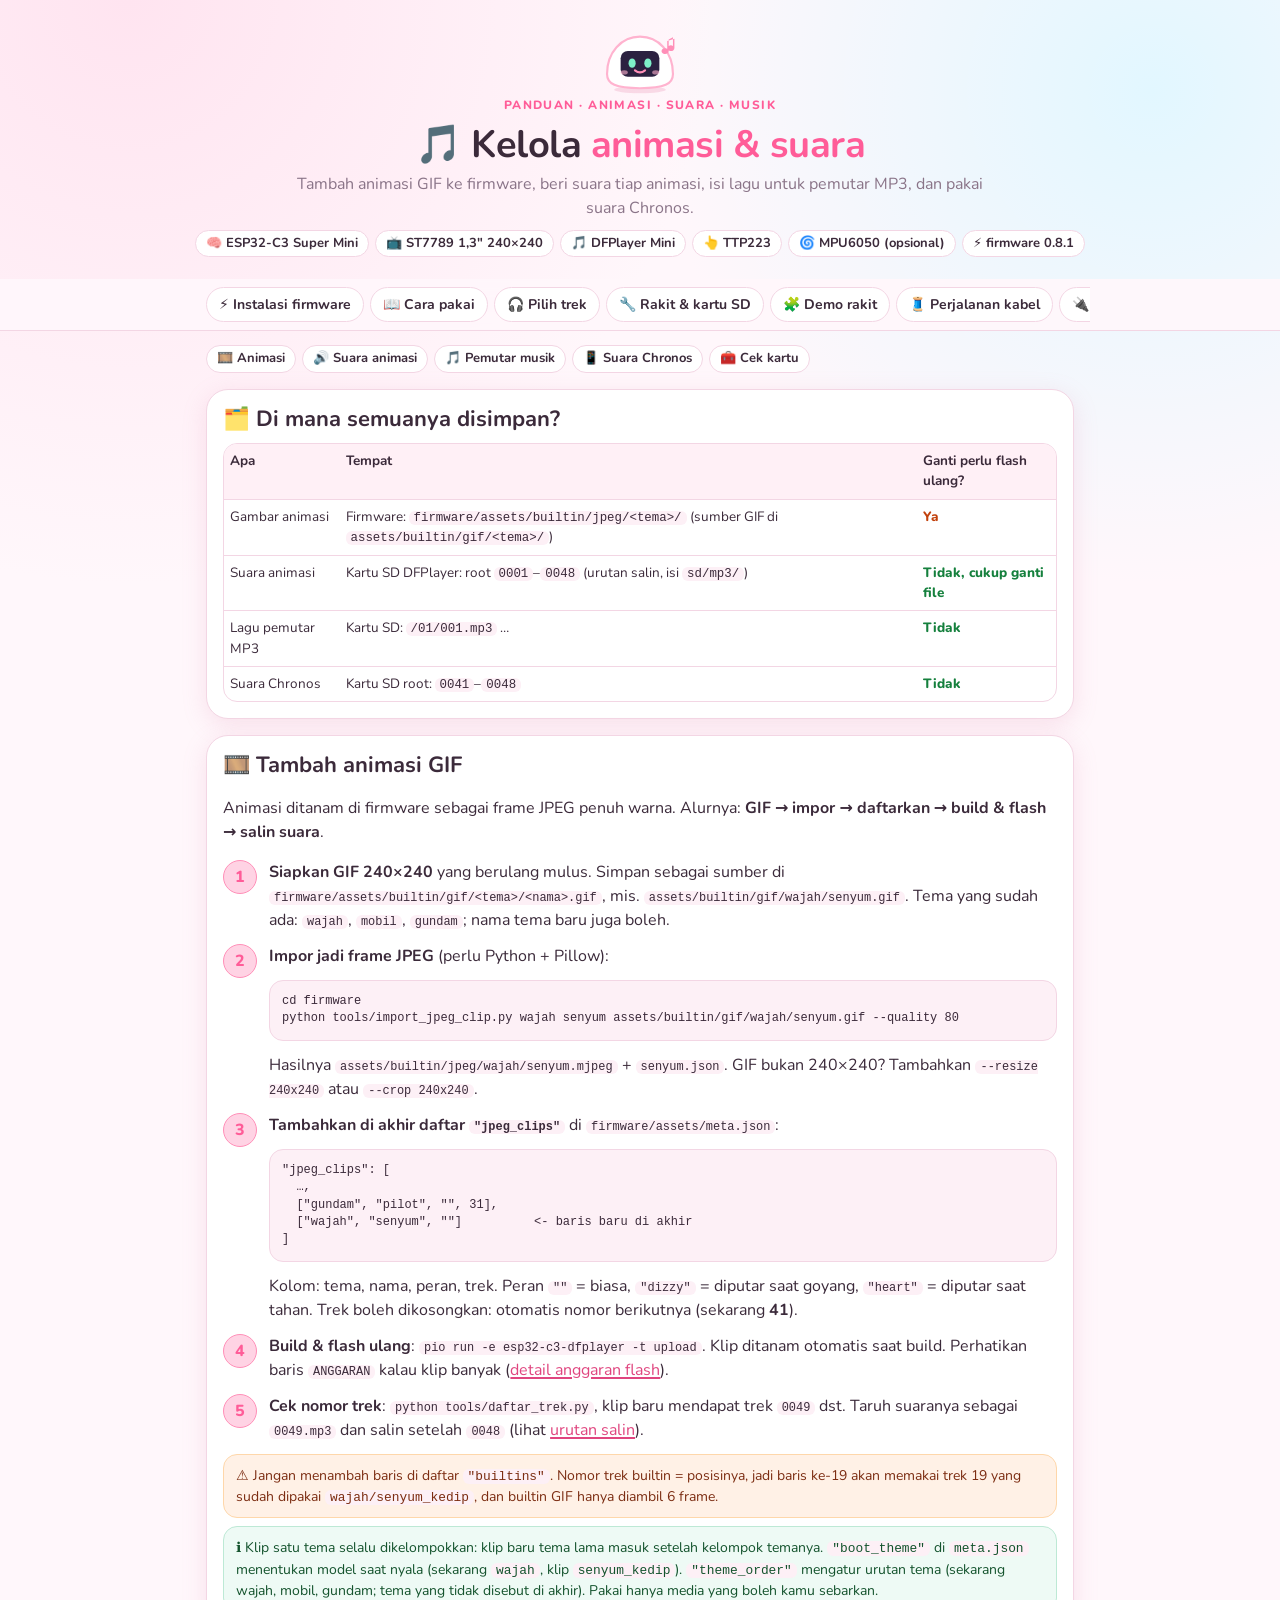
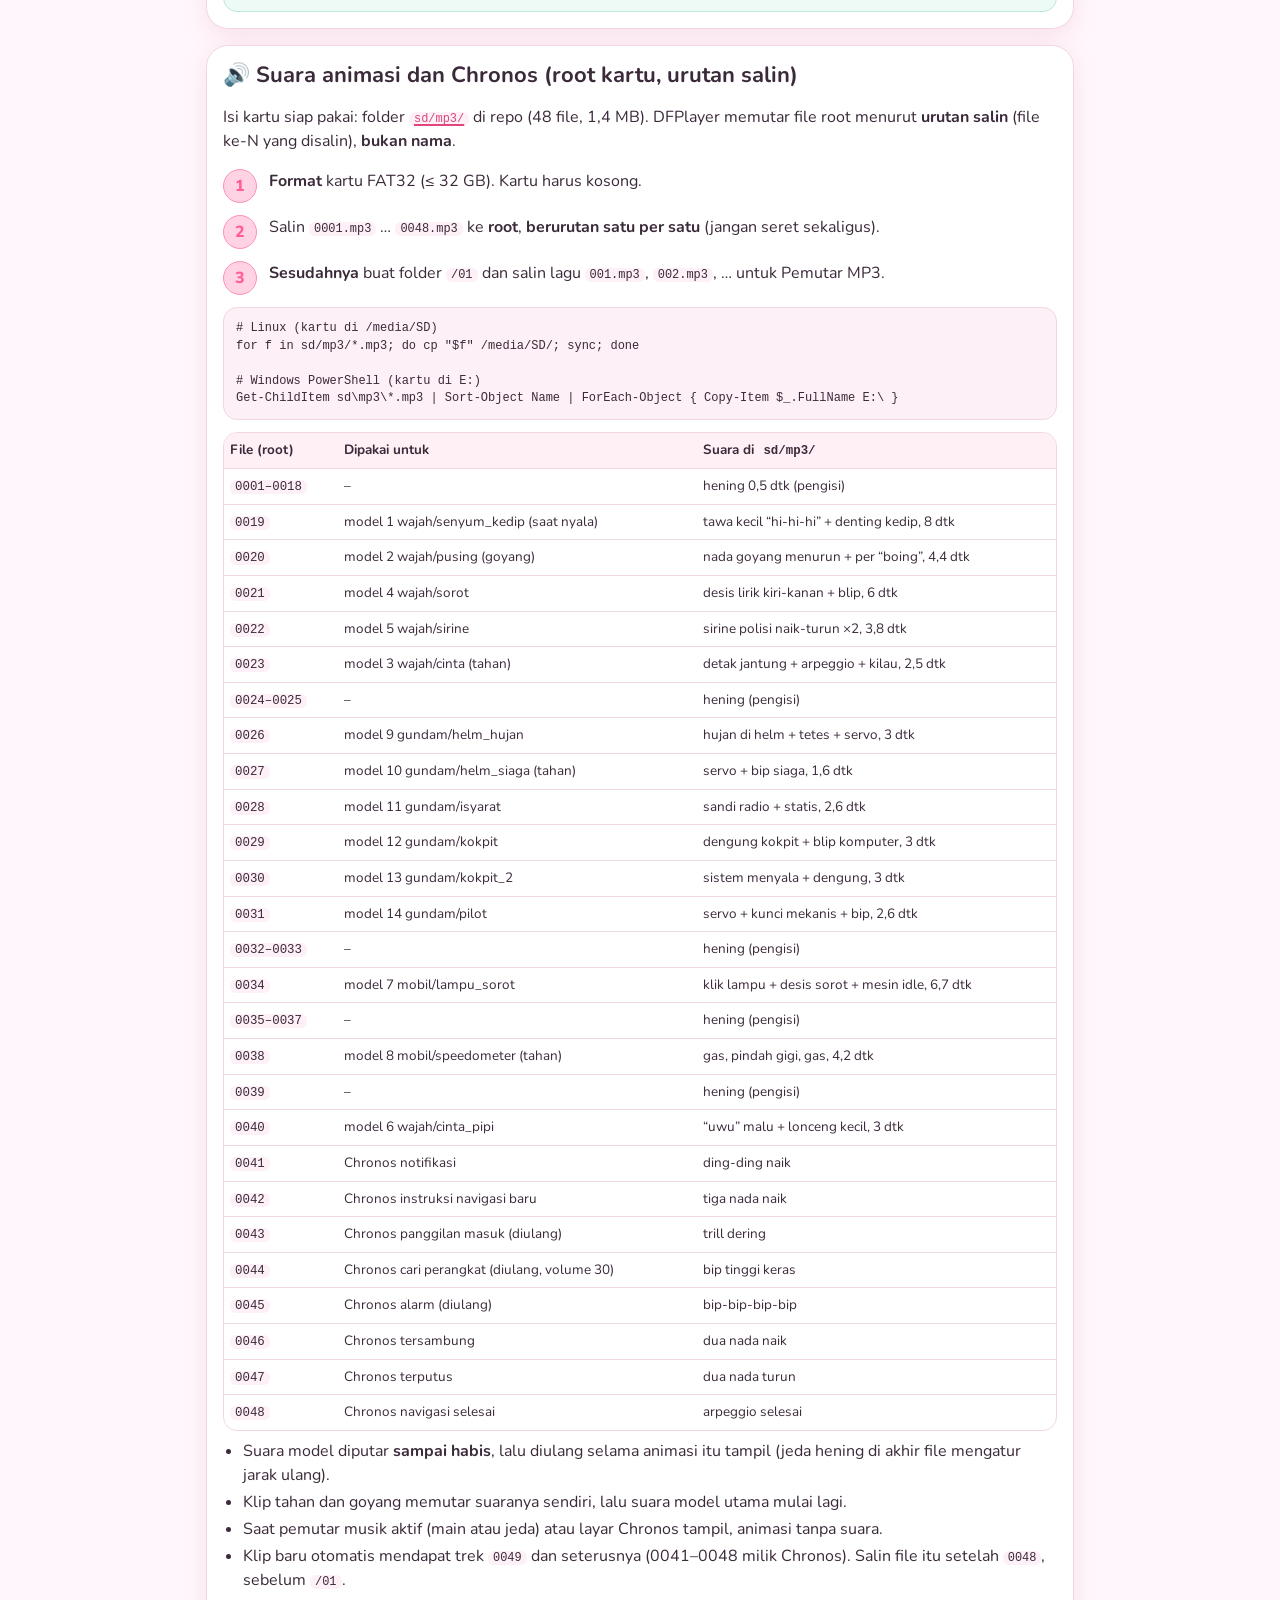
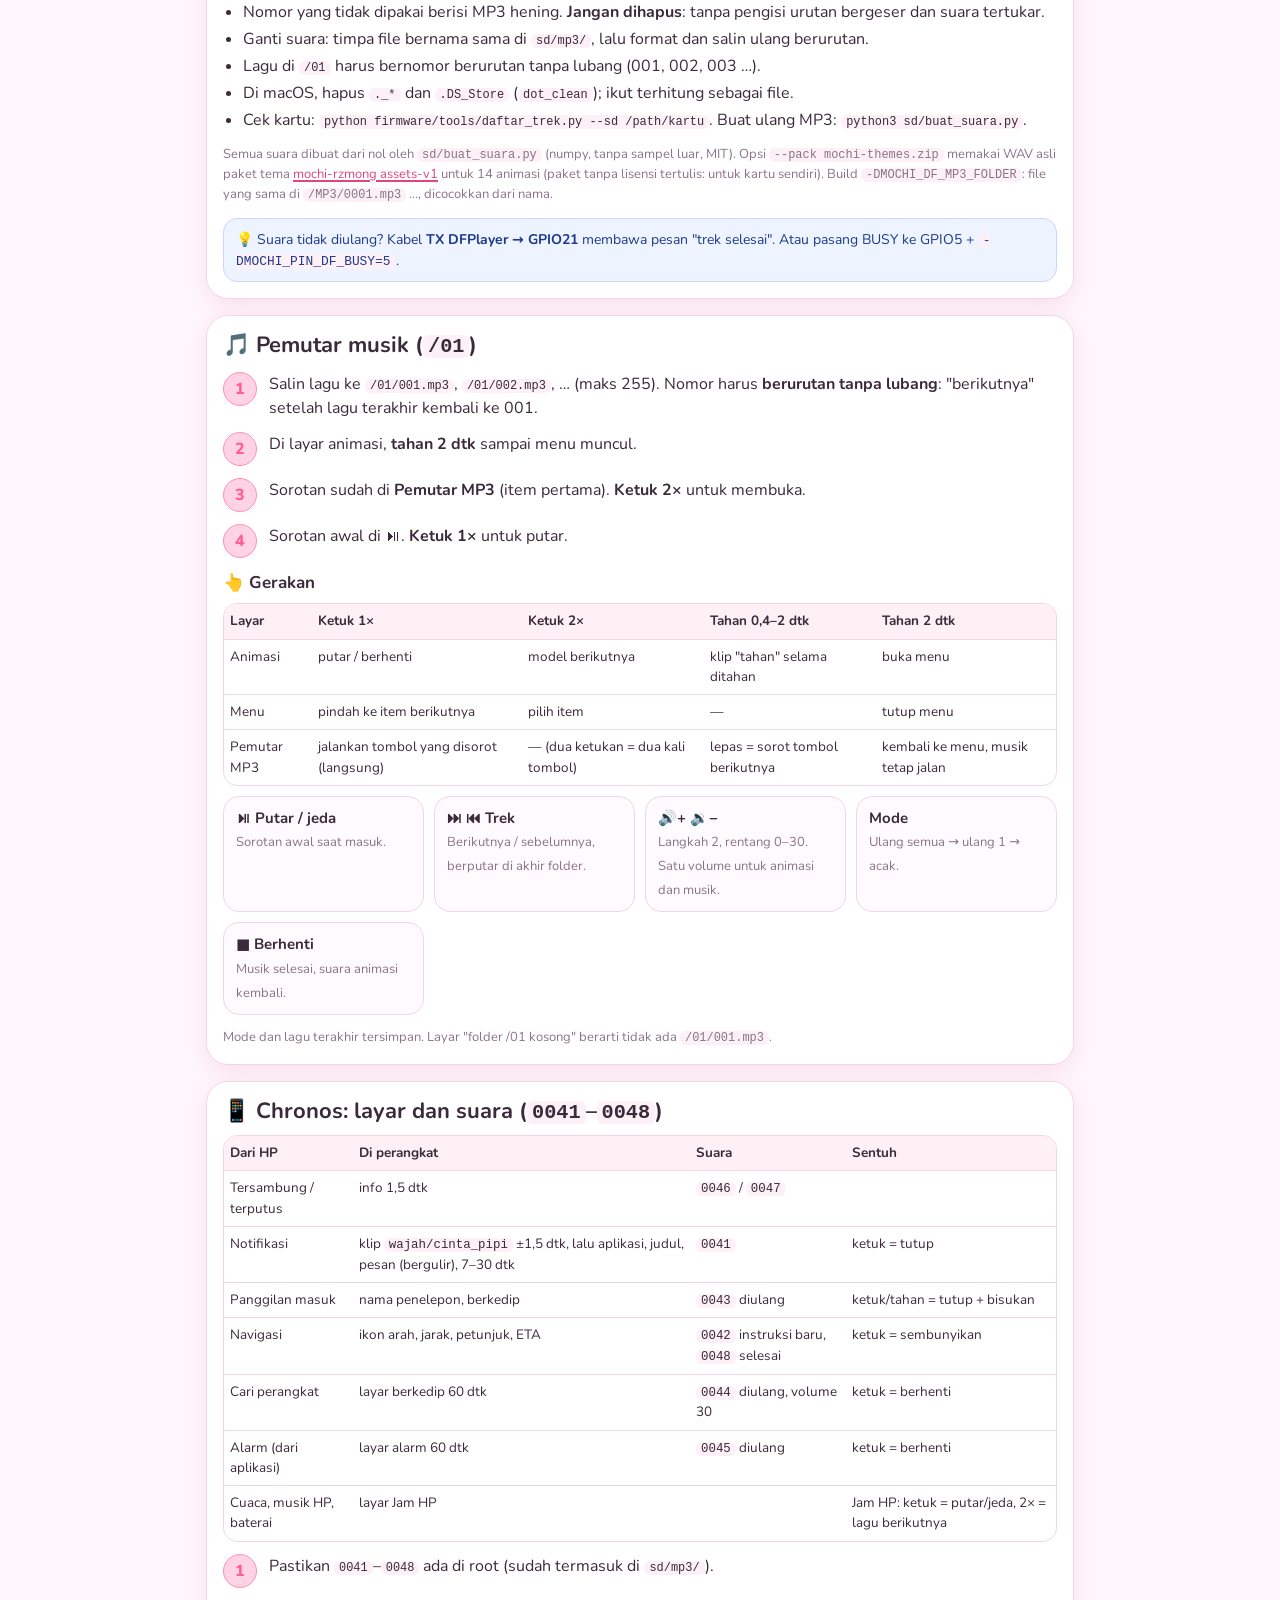
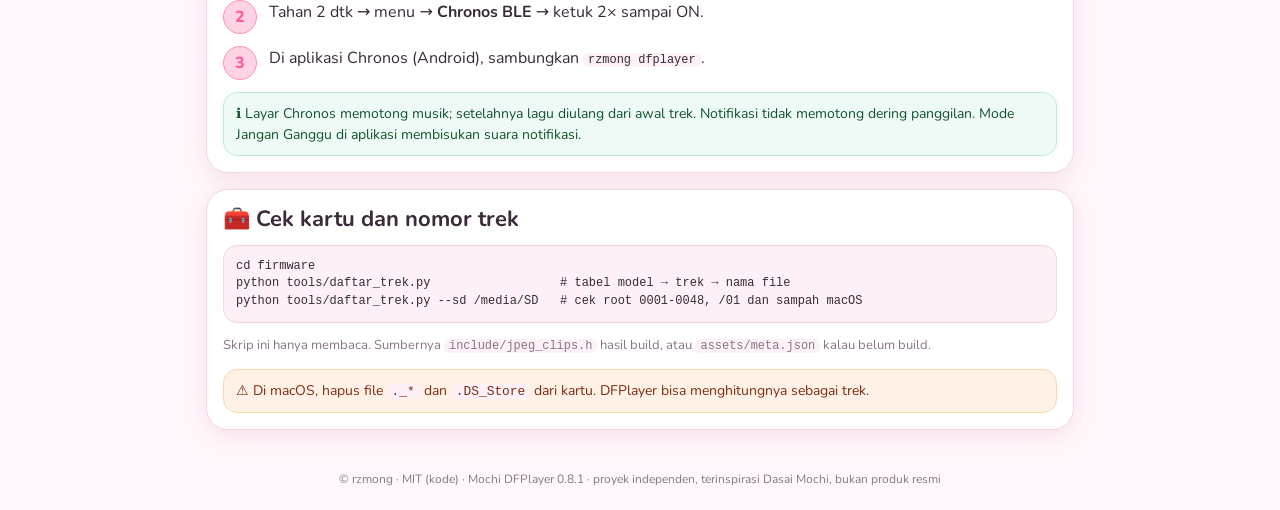
<file: docs/kelola.html>
<!DOCTYPE html>
<html lang="id">
<head>
<meta charset="UTF-8"/>
<meta name="viewport" content="width=device-width, initial-scale=1"/>
<title>🎵 Animasi & suara — Mochi DFPlayer</title>
<meta name="description" content="Kelola animasi GIF, suara animasi dan Chronos (root 0001-0048), dan pemutar musik /01 di Mochi DFPlayer."/>
<link rel="preconnect" href="https://fonts.googleapis.com"/>
<link rel="preconnect" href="https://fonts.gstatic.com" crossorigin/>
<link rel="stylesheet" href="https://fonts.googleapis.com/css2?family=Nunito:wght@400;700;800&amp;family=Quicksand:wght@500;700&amp;display=swap"/>
<link rel="icon" href="data:image/svg+xml,%3Csvg xmlns=%22http://www.w3.org/2000/svg%22 viewBox=%220 0 100 100%22%3E%3Ctext y=%22.9em%22 font-size=%2290%22%3E%F0%9F%8D%A1%3C/text%3E%3C/svg%3E"/>
<link rel="stylesheet" href="./mochi.css?v=4"/>
</head>
<body>
<header class="hero wrap narrow">
  <svg class="mochi" viewBox="0 0 120 96" aria-hidden="true"><ellipse cx="60" cy="88" rx="36" ry="5" fill="#f6c6d9" opacity=".6"/><path d="M14 66c0-30 20-52 46-52s46 22 46 52c0 14-12 20-46 20S14 80 14 66z" fill="#fff" stroke="#ffb3cf" stroke-width="3"/><rect x="33" y="34" width="54" height="36" rx="10" fill="#2b2140"/><ellipse cx="49" cy="51" rx="5" ry="6.5" fill="#7ef0c8"/><ellipse cx="71" cy="51" rx="5" ry="6.5" fill="#7ef0c8"/><path d="M53 61q7 6 14 0" stroke="#ff8fb8" stroke-width="3" fill="none" stroke-linecap="round"/><ellipse cx="38" cy="64" rx="5" ry="3" fill="#ffb3cf" opacity=".6"/><ellipse cx="82" cy="64" rx="5" ry="3" fill="#ffb3cf" opacity=".6"/><path d="M100 18v16a5 4 0 1 1-2-3V20l10-3v13a5 4 0 1 1-2-3V15z" fill="#ff8fb8"/></svg>
  <div class="kicker">panduan · animasi · suara · musik</div>
  <h1>🎵 Kelola <span>animasi &amp; suara</span></h1>
  <p class="sub">Tambah animasi GIF ke firmware, beri suara tiap animasi, isi lagu untuk pemutar MP3, dan pakai suara Chronos.</p>
  <div class="chips"><span class="chip">🧠 ESP32-C3 Super Mini</span><span class="chip">📺 ST7789 1,3" 240×240</span><span class="chip">🎵 DFPlayer Mini</span><span class="chip">👆 TTP223</span><span class="chip">🌀 MPU6050 (opsional)</span><span class="chip">⚡ firmware 0.8.1</span></div>
</header>
<nav class="tabs"><div class="wrap narrow"><a href="index.html">⚡ Instalasi firmware</a><a href="panduan.html">📖 Cara pakai</a><a href="musik.html">🎧 Pilih trek</a><a href="instalasi.html">🔧 Rakit &amp; kartu SD</a><a href="pemasangan.html">🧩 Demo rakit</a><a href="perjalanan.html">🧵 Perjalanan kabel</a><a href="pemasangan-kabel.html">🔌 Diagram kabel</a><a href="kelola.html" class="on" aria-current="page">🎵 Animasi &amp; suara</a><a href="animasi.html">🎞️ Tambah animasi</a><a href="https://rz7mong.github.io/mochi-rzmong/">💗 Mochi rzmong (GIF)</a><a href="https://github.com/rz7mong/mochi-dfplayer">🐙 GitHub</a></div></nav>
<main class="wrap narrow">
<nav class="tabsw" aria-label="Isi halaman" style="margin-top:14px"><a class="chip" href="#animasi" style="text-decoration:none">🎞️ Animasi</a><a class="chip" href="#suara" style="text-decoration:none">🔊 Suara animasi</a><a class="chip" href="#musik" style="text-decoration:none">🎵 Pemutar musik</a><a class="chip" href="#chronos" style="text-decoration:none">📱 Suara Chronos</a><a class="chip" href="#cek" style="text-decoration:none">🧰 Cek kartu</a></nav>

<section class="card" id="peta">
  <h2>🗂️ Di mana semuanya disimpan?</h2>
  <div class="tbl"><table><tr><th>Apa</th><th>Tempat</th><th>Ganti perlu flash ulang?</th></tr>
    <tr><td>Gambar animasi</td><td>Firmware: <code>firmware/assets/builtin/jpeg/&lt;tema&gt;/</code> (sumber GIF di <code>assets/builtin/gif/&lt;tema&gt;/</code>)</td><td class="no">Ya</td></tr>
    <tr><td>Suara animasi</td><td>Kartu SD DFPlayer: root <code>0001</code>–<code>0048</code> (urutan salin, isi <code>sd/mp3/</code>)</td><td class="yes">Tidak, cukup ganti file</td></tr>
    <tr><td>Lagu pemutar MP3</td><td>Kartu SD: <code>/01/001.mp3</code> …</td><td class="yes">Tidak</td></tr>
    <tr><td>Suara Chronos</td><td>Kartu SD root: <code>0041</code>–<code>0048</code></td><td class="yes">Tidak</td></tr>
  </table></div>
</section>

<section class="card" id="animasi">
  <h2>🎞️ Tambah animasi GIF</h2>
  <p>Animasi ditanam di firmware sebagai frame JPEG penuh warna. Alurnya: <b>GIF → impor → daftarkan → build &amp; flash → salin suara</b>.</p>
  <div class="step"><div class="num">1</div><div><b>Siapkan GIF 240×240</b> yang berulang mulus. Simpan sebagai sumber di <code>firmware/assets/builtin/gif/&lt;tema&gt;/&lt;nama&gt;.gif</code>, mis. <code>assets/builtin/gif/wajah/senyum.gif</code>. Tema yang sudah ada: <code>wajah</code>, <code>mobil</code>, <code>gundam</code>; nama tema baru juga boleh.</div></div>
  <div class="step"><div class="num">2</div><div><b>Impor jadi frame JPEG</b> (perlu Python + Pillow):
<pre>cd firmware
python tools/import_jpeg_clip.py wajah senyum assets/builtin/gif/wajah/senyum.gif --quality 80</pre>
  Hasilnya <code>assets/builtin/jpeg/wajah/senyum.mjpeg</code> + <code>senyum.json</code>. GIF bukan 240×240? Tambahkan <code>--resize 240x240</code> atau <code>--crop 240x240</code>.</div></div>
  <div class="step"><div class="num">3</div><div><b>Tambahkan di akhir daftar <code>"jpeg_clips"</code></b> di <code>firmware/assets/meta.json</code>:
<pre>"jpeg_clips": [
  …,
  ["gundam", "pilot", "", 31],
  ["wajah", "senyum", ""]          &lt;- baris baru di akhir
]</pre>
  Kolom: tema, nama, peran, trek. Peran <code>""</code> = biasa, <code>"dizzy"</code> = diputar saat goyang, <code>"heart"</code> = diputar saat tahan. Trek boleh dikosongkan: otomatis nomor berikutnya (sekarang <b>41</b>).</div></div>
  <div class="step"><div class="num">4</div><div><b>Build &amp; flash ulang</b>: <code>pio run -e esp32-c3-dfplayer -t upload</code>. Klip ditanam otomatis saat build. Perhatikan baris <code>ANGGARAN</code> kalau klip banyak (<a href="animasi.html">detail anggaran flash</a>).</div></div>
  <div class="step"><div class="num">5</div><div><b>Cek nomor trek</b>: <code>python tools/daftar_trek.py</code>, klip baru mendapat trek <code>0049</code> dst. Taruh suaranya sebagai <code>0049.mp3</code> dan salin setelah <code>0048</code> (lihat <a href="#suara">urutan salin</a>).</div></div>
  <p class="note">⚠️ Jangan menambah baris di daftar <code>"builtins"</code>. Nomor trek builtin = posisinya, jadi baris ke-19 akan memakai trek 19 yang sudah dipakai <code>wajah/senyum_kedip</code>, dan builtin GIF hanya diambil 6 frame.</p>
  <p class="info">ℹ️ Klip satu tema selalu dikelompokkan: klip baru tema lama masuk setelah kelompok temanya. <code>"boot_theme"</code> di <code>meta.json</code> menentukan model saat nyala (sekarang <code>wajah</code>, klip <code>senyum_kedip</code>). <code>"theme_order"</code> mengatur urutan tema (sekarang wajah, mobil, gundam; tema yang tidak disebut di akhir). Pakai hanya media yang boleh kamu sebarkan.</p>
</section>

<section class="card" id="suara">
  <h2>🔊 Suara animasi dan Chronos (root kartu, urutan salin)</h2>
  <p>Isi kartu siap pakai: folder <a href="https://github.com/rz7mong/mochi-dfplayer/tree/main/sd/mp3"><code>sd/mp3/</code></a> di repo (48 file, 1,4 MB). DFPlayer memutar file root menurut <b>urutan salin</b> (file ke-N yang disalin), <b>bukan nama</b>.</p>
  <div class="step"><div class="num">1</div><div><b>Format</b> kartu FAT32 (≤ 32 GB). Kartu harus kosong.</div></div>
  <div class="step"><div class="num">2</div><div>Salin <code>0001.mp3</code> … <code>0048.mp3</code> ke <b>root</b>, <b>berurutan satu per satu</b> (jangan seret sekaligus).</div></div>
  <div class="step"><div class="num">3</div><div><b>Sesudahnya</b> buat folder <code>/01</code> dan salin lagu <code>001.mp3</code>, <code>002.mp3</code>, … untuk Pemutar MP3.</div></div>
<pre># Linux (kartu di /media/SD)
for f in sd/mp3/*.mp3; do cp "$f" /media/SD/; sync; done

# Windows PowerShell (kartu di E:)
Get-ChildItem sd\mp3\*.mp3 | Sort-Object Name | ForEach-Object { Copy-Item $_.FullName E:\ }</pre>
  <div class="tbl"><table><tr><th>File (root)</th><th>Dipakai untuk</th><th>Suara di <code>sd/mp3/</code></th></tr>
    <tr><td><code>0001–0018</code></td><td>–</td><td>hening 0,5 dtk (pengisi)</td></tr>
    <tr><td><code>0019</code></td><td>model 1 wajah/senyum_kedip (saat nyala)</td><td>tawa kecil “hi-hi-hi” + denting kedip, 8 dtk</td></tr>
    <tr><td><code>0020</code></td><td>model 2 wajah/pusing (goyang)</td><td>nada goyang menurun + per “boing”, 4,4 dtk</td></tr>
    <tr><td><code>0021</code></td><td>model 4 wajah/sorot</td><td>desis lirik kiri-kanan + blip, 6 dtk</td></tr>
    <tr><td><code>0022</code></td><td>model 5 wajah/sirine</td><td>sirine polisi naik-turun ×2, 3,8 dtk</td></tr>
    <tr><td><code>0023</code></td><td>model 3 wajah/cinta (tahan)</td><td>detak jantung + arpeggio + kilau, 2,5 dtk</td></tr>
    <tr><td><code>0024–0025</code></td><td>–</td><td>hening (pengisi)</td></tr>
    <tr><td><code>0026</code></td><td>model 9 gundam/helm_hujan</td><td>hujan di helm + tetes + servo, 3 dtk</td></tr>
    <tr><td><code>0027</code></td><td>model 10 gundam/helm_siaga (tahan)</td><td>servo + bip siaga, 1,6 dtk</td></tr>
    <tr><td><code>0028</code></td><td>model 11 gundam/isyarat</td><td>sandi radio + statis, 2,6 dtk</td></tr>
    <tr><td><code>0029</code></td><td>model 12 gundam/kokpit</td><td>dengung kokpit + blip komputer, 3 dtk</td></tr>
    <tr><td><code>0030</code></td><td>model 13 gundam/kokpit_2</td><td>sistem menyala + dengung, 3 dtk</td></tr>
    <tr><td><code>0031</code></td><td>model 14 gundam/pilot</td><td>servo + kunci mekanis + bip, 2,6 dtk</td></tr>
    <tr><td><code>0032–0033</code></td><td>–</td><td>hening (pengisi)</td></tr>
    <tr><td><code>0034</code></td><td>model 7 mobil/lampu_sorot</td><td>klik lampu + desis sorot + mesin idle, 6,7 dtk</td></tr>
    <tr><td><code>0035–0037</code></td><td>–</td><td>hening (pengisi)</td></tr>
    <tr><td><code>0038</code></td><td>model 8 mobil/speedometer (tahan)</td><td>gas, pindah gigi, gas, 4,2 dtk</td></tr>
    <tr><td><code>0039</code></td><td>–</td><td>hening (pengisi)</td></tr>
    <tr><td><code>0040</code></td><td>model 6 wajah/cinta_pipi</td><td>“uwu” malu + lonceng kecil, 3 dtk</td></tr>
    <tr><td><code>0041</code></td><td>Chronos notifikasi</td><td>ding-ding naik</td></tr>
    <tr><td><code>0042</code></td><td>Chronos instruksi navigasi baru</td><td>tiga nada naik</td></tr>
    <tr><td><code>0043</code></td><td>Chronos panggilan masuk (diulang)</td><td>trill dering</td></tr>
    <tr><td><code>0044</code></td><td>Chronos cari perangkat (diulang, volume 30)</td><td>bip tinggi keras</td></tr>
    <tr><td><code>0045</code></td><td>Chronos alarm (diulang)</td><td>bip-bip-bip-bip</td></tr>
    <tr><td><code>0046</code></td><td>Chronos tersambung</td><td>dua nada naik</td></tr>
    <tr><td><code>0047</code></td><td>Chronos terputus</td><td>dua nada turun</td></tr>
    <tr><td><code>0048</code></td><td>Chronos navigasi selesai</td><td>arpeggio selesai</td></tr>
  </table></div>
  <ul>
    <li>Suara model diputar <b>sampai habis</b>, lalu diulang selama animasi itu tampil (jeda hening di akhir file mengatur jarak ulang).</li>
    <li>Klip tahan dan goyang memutar suaranya sendiri, lalu suara model utama mulai lagi.</li>
    <li>Saat pemutar musik aktif (main atau jeda) atau layar Chronos tampil, animasi tanpa suara.</li>
    <li>Klip baru otomatis mendapat trek <code>0049</code> dan seterusnya (0041–0048 milik Chronos). Salin file itu setelah <code>0048</code>, sebelum <code>/01</code>.</li>
  </ul>
  <ul>
    <li>Nomor yang tidak dipakai berisi MP3 hening. <b>Jangan dihapus</b>: tanpa pengisi urutan bergeser dan suara tertukar.</li>
    <li>Ganti suara: timpa file bernama sama di <code>sd/mp3/</code>, lalu format dan salin ulang berurutan.</li>
    <li>Lagu di <code>/01</code> harus bernomor berurutan tanpa lubang (001, 002, 003 …).</li>
    <li>Di macOS, hapus <code>._*</code> dan <code>.DS_Store</code> (<code>dot_clean</code>); ikut terhitung sebagai file.</li>
    <li>Cek kartu: <code>python firmware/tools/daftar_trek.py --sd /path/kartu</code>. Buat ulang MP3: <code>python3 sd/buat_suara.py</code>.</li>
  </ul>
  <p class="hint">Semua suara dibuat dari nol oleh <code>sd/buat_suara.py</code> (numpy, tanpa sampel luar, MIT). Opsi <code>--pack mochi-themes.zip</code> memakai WAV asli paket tema <a href="https://github.com/rz7mong/mochi-rzmong/releases/tag/assets-v1">mochi-rzmong assets-v1</a> untuk 14 animasi (paket tanpa lisensi tertulis: untuk kartu sendiri). Build <code>-DMOCHI_DF_MP3_FOLDER</code>: file yang sama di <code>/MP3/0001.mp3</code> …, dicocokkan dari nama.</p>
  <p class="tip">💡 Suara tidak diulang? Kabel <b>TX DFPlayer → GPIO21</b> membawa pesan "trek selesai". Atau pasang BUSY ke GPIO5 + <code>-DMOCHI_PIN_DF_BUSY=5</code>.</p>
</section>

<section class="card" id="musik">
  <h2>🎵 Pemutar musik (<code>/01</code>)</h2>
  <div class="step"><div class="num">1</div><div>Salin lagu ke <code>/01/001.mp3</code>, <code>/01/002.mp3</code>, … (maks 255). Nomor harus <b>berurutan tanpa lubang</b>: "berikutnya" setelah lagu terakhir kembali ke 001.</div></div>
  <div class="step"><div class="num">2</div><div>Di layar animasi, <b>tahan 2 dtk</b> sampai menu muncul.</div></div>
  <div class="step"><div class="num">3</div><div>Sorotan sudah di <b>Pemutar MP3</b> (item pertama). <b>Ketuk 2×</b> untuk membuka.</div></div>
  <div class="step"><div class="num">4</div><div>Sorotan awal di ⏯. <b>Ketuk 1×</b> untuk putar.</div></div>
  <h3>👆 Gerakan</h3>
  <div class="tbl"><table><tr><th>Layar</th><th>Ketuk 1×</th><th>Ketuk 2×</th><th>Tahan 0,4–2 dtk</th><th>Tahan 2 dtk</th></tr>
    <tr><td>Animasi</td><td>putar / berhenti</td><td>model berikutnya</td><td>klip "tahan" selama ditahan</td><td>buka menu</td></tr>
    <tr><td>Menu</td><td>pindah ke item berikutnya</td><td>pilih item</td><td>—</td><td>tutup menu</td></tr>
    <tr><td>Pemutar MP3</td><td>jalankan tombol yang disorot (langsung)</td><td>— (dua ketukan = dua kali tombol)</td><td>lepas = sorot tombol berikutnya</td><td>kembali ke menu, musik tetap jalan</td></tr>
  </table></div>
  <div class="tap" style="margin-top:10px">
    <div><b>⏯ Putar / jeda</b><span>Sorotan awal saat masuk.</span></div>
    <div><b>⏭ ⏮ Trek</b><span>Berikutnya / sebelumnya, berputar di akhir folder.</span></div>
    <div><b>🔊+ 🔉−</b><span>Langkah 2, rentang 0–30. Satu volume untuk animasi dan musik.</span></div>
    <div><b>Mode</b><span>Ulang semua → ulang 1 → acak.</span></div>
    <div><b>■ Berhenti</b><span>Musik selesai, suara animasi kembali.</span></div>
  </div>
  <p class="hint">Mode dan lagu terakhir tersimpan. Layar "folder /01 kosong" berarti tidak ada <code>/01/001.mp3</code>.</p>
</section>

<section class="card" id="chronos">
  <h2>📱 Chronos: layar dan suara (<code>0041</code>–<code>0048</code>)</h2>
  <div class="tbl"><table><tr><th>Dari HP</th><th>Di perangkat</th><th>Suara</th><th>Sentuh</th></tr>
    <tr><td>Tersambung / terputus</td><td>info 1,5 dtk</td><td><code>0046</code> / <code>0047</code></td><td></td></tr>
    <tr><td>Notifikasi</td><td>klip <code>wajah/cinta_pipi</code> ±1,5 dtk, lalu aplikasi, judul, pesan (bergulir), 7–30 dtk</td><td><code>0041</code></td><td>ketuk = tutup</td></tr>
    <tr><td>Panggilan masuk</td><td>nama penelepon, berkedip</td><td><code>0043</code> diulang</td><td>ketuk/tahan = tutup + bisukan</td></tr>
    <tr><td>Navigasi</td><td>ikon arah, jarak, petunjuk, ETA</td><td><code>0042</code> instruksi baru, <code>0048</code> selesai</td><td>ketuk = sembunyikan</td></tr>
    <tr><td>Cari perangkat</td><td>layar berkedip 60 dtk</td><td><code>0044</code> diulang, volume 30</td><td>ketuk = berhenti</td></tr>
    <tr><td>Alarm (dari aplikasi)</td><td>layar alarm 60 dtk</td><td><code>0045</code> diulang</td><td>ketuk = berhenti</td></tr>
    <tr><td>Cuaca, musik HP, baterai</td><td>layar Jam HP</td><td></td><td>Jam HP: ketuk = putar/jeda, 2× = lagu berikutnya</td></tr>
  </table></div>
  <div class="step"><div class="num">1</div><div>Pastikan <code>0041</code>–<code>0048</code> ada di root (sudah termasuk di <code>sd/mp3/</code>).</div></div>
  <div class="step"><div class="num">2</div><div>Tahan 2 dtk → menu → <b>Chronos BLE</b> → ketuk 2× sampai ON.</div></div>
  <div class="step"><div class="num">3</div><div>Di aplikasi Chronos (Android), sambungkan <code>rzmong dfplayer</code>.</div></div>
  <p class="info">ℹ️ Layar Chronos memotong musik; setelahnya lagu diulang dari awal trek. Notifikasi tidak memotong dering panggilan. Mode Jangan Ganggu di aplikasi membisukan suara notifikasi.</p>
</section>

<section class="card" id="cek">
  <h2>🧰 Cek kartu dan nomor trek</h2>
<pre>cd firmware
python tools/daftar_trek.py                  # tabel model → trek → nama file
python tools/daftar_trek.py --sd /media/SD   # cek root 0001-0048, /01 dan sampah macOS</pre>
  <p class="hint">Skrip ini hanya membaca. Sumbernya <code>include/jpeg_clips.h</code> hasil build, atau <code>assets/meta.json</code> kalau belum build.</p>
  <p class="note">⚠️ Di macOS, hapus file <code>._*</code> dan <code>.DS_Store</code> dari kartu. DFPlayer bisa menghitungnya sebagai trek.</p>
</section>
</main>
<footer>© rzmong · MIT (kode) · Mochi DFPlayer 0.8.1 · proyek independen, terinspirasi Dasai Mochi, bukan produk resmi</footer>
</body>
</html>
</file>
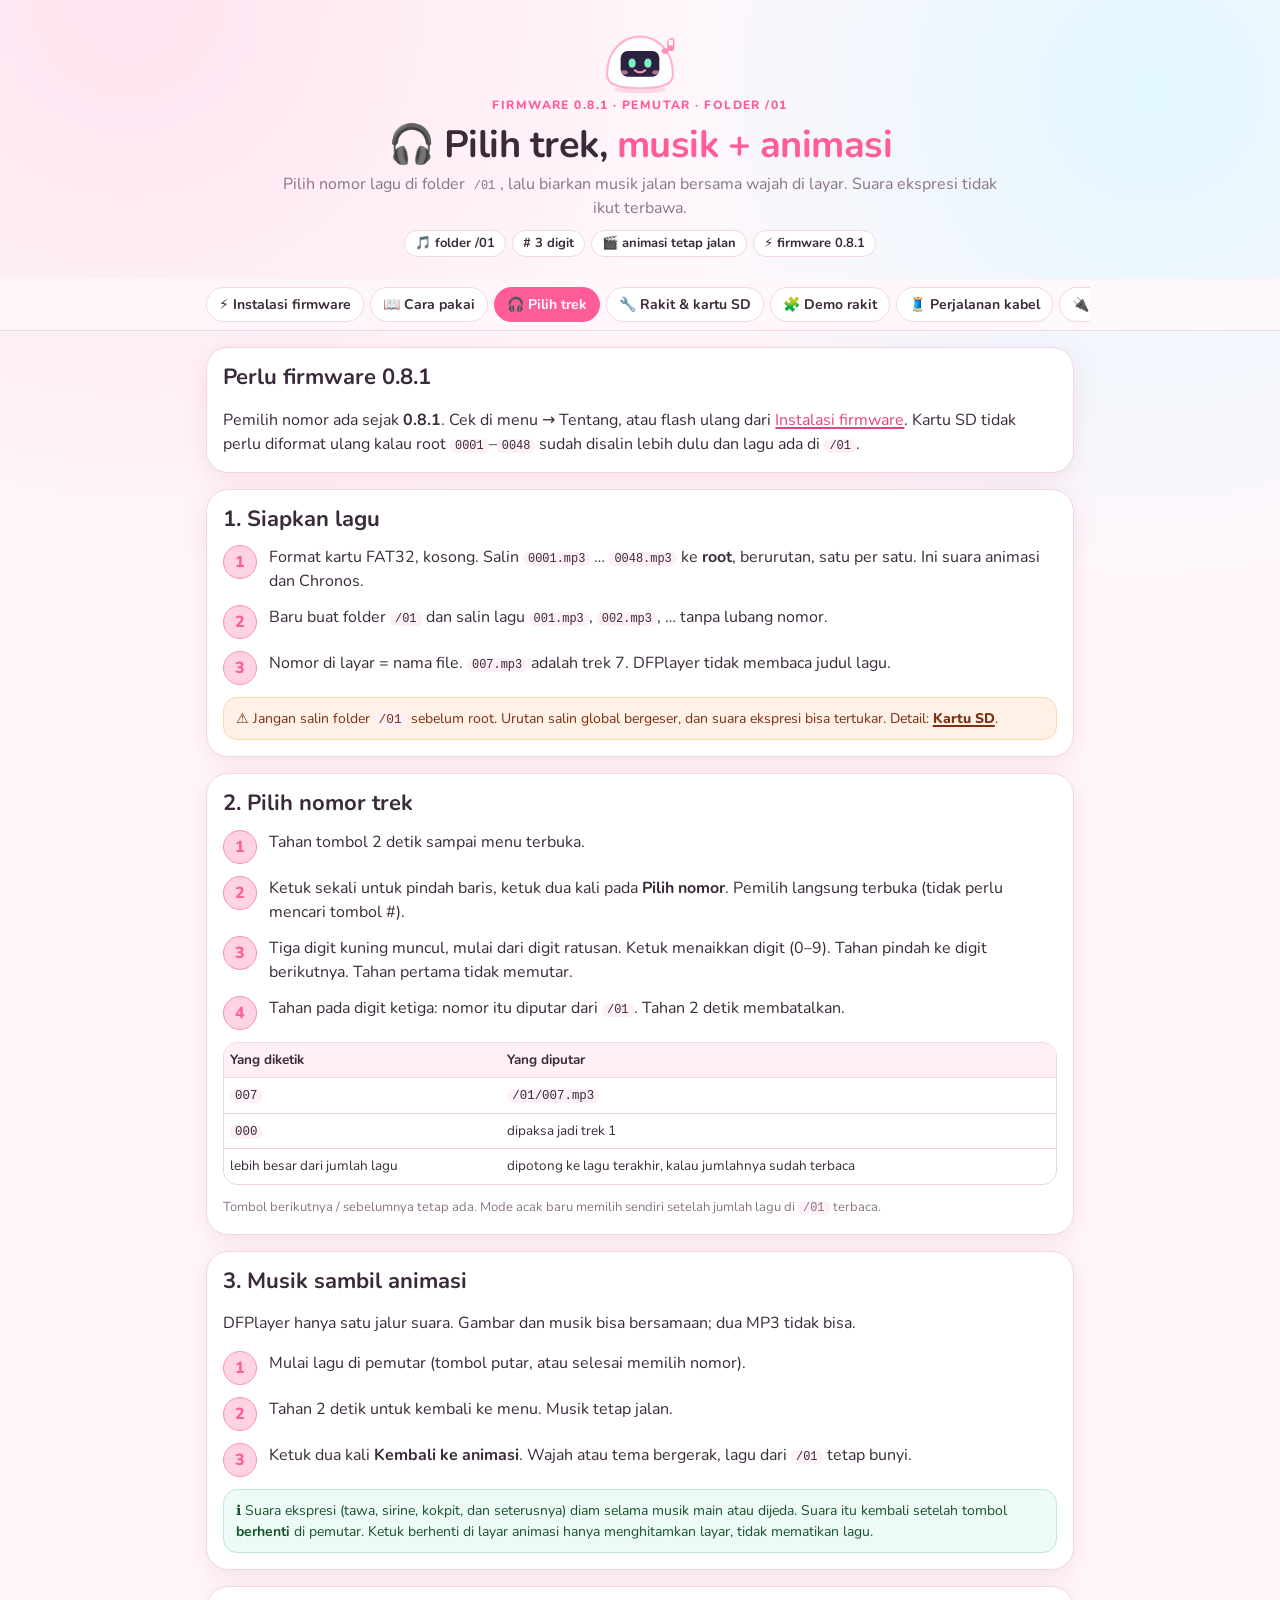
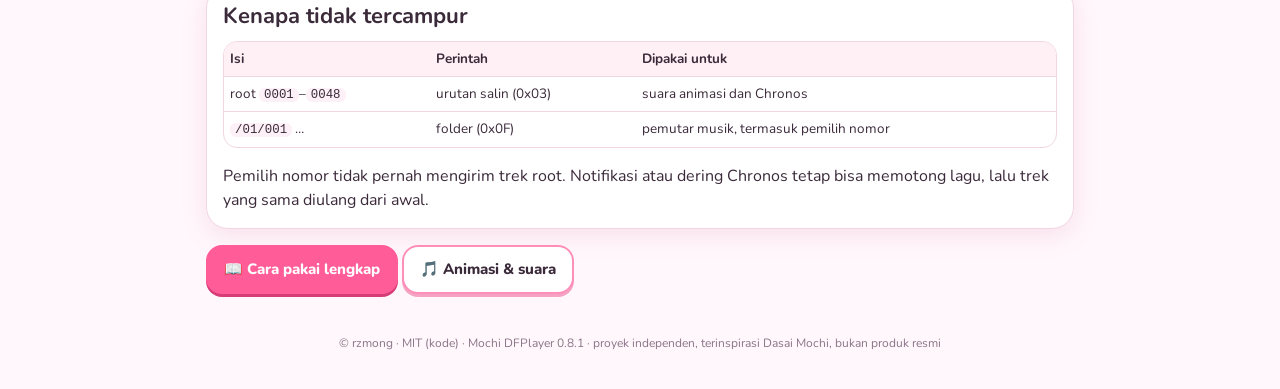
<file: docs/musik.html>
<!DOCTYPE html>
<html lang="id">
<head>
<meta charset="UTF-8"/>
<meta name="viewport" content="width=device-width, initial-scale=1"/>
<title>Pilih trek & musik sambil animasi — Mochi DFPlayer</title>
<meta name="description" content="Cara memilih nomor trek MP3 di folder /01 dan memutar musik sambil animasi, tanpa tertukar dengan suara ekspresi."/>
<link rel="preconnect" href="https://fonts.googleapis.com"/>
<link rel="preconnect" href="https://fonts.gstatic.com" crossorigin/>
<link rel="stylesheet" href="https://fonts.googleapis.com/css2?family=Nunito:wght@400;700;800&family=Quicksand:wght@500;700&display=swap"/>
<link rel="icon" href="data:image/svg+xml,%3Csvg xmlns=%22http://www.w3.org/2000/svg%22 viewBox=%220 0 100 100%22%3E%3Ctext y=%22.9em%22 font-size=%2290%22%3E%F0%9F%8D%A1%3C/text%3E%3C/svg%3E"/>
<link rel="stylesheet" href="./mochi.css?v=4"/>
</head>
<body>
<header class="hero wrap narrow">
  <svg class="mochi" viewBox="0 0 120 96" aria-hidden="true"><ellipse cx="60" cy="88" rx="36" ry="5" fill="#f6c6d9" opacity=".6"/><path d="M14 66c0-30 20-52 46-52s46 22 46 52c0 14-12 20-46 20S14 80 14 66z" fill="#fff" stroke="#ffb3cf" stroke-width="3"/><rect x="33" y="34" width="54" height="36" rx="10" fill="#2b2140"/><ellipse cx="49" cy="51" rx="5" ry="6.5" fill="#7ef0c8"/><ellipse cx="71" cy="51" rx="5" ry="6.5" fill="#7ef0c8"/><path d="M53 61q7 6 14 0" stroke="#ff8fb8" stroke-width="3" fill="none" stroke-linecap="round"/><ellipse cx="38" cy="64" rx="5" ry="3" fill="#ffb3cf" opacity=".6"/><ellipse cx="82" cy="64" rx="5" ry="3" fill="#ffb3cf" opacity=".6"/><path d="M100 18v16a5 4 0 1 1-2-3V20l10-3v13a5 4 0 1 1-2-3V15z" fill="#ff8fb8"/></svg>
  <div class="kicker">firmware 0.8.1 · pemutar · folder /01</div>
  <h1>🎧 Pilih trek, <span>musik + animasi</span></h1>
  <p class="sub">Pilih nomor lagu di folder <code>/01</code>, lalu biarkan musik jalan bersama wajah di layar. Suara ekspresi tidak ikut terbawa.</p>
  <div class="chips"><span class="chip">🎵 folder /01</span><span class="chip"># 3 digit</span><span class="chip">🎬 animasi tetap jalan</span><span class="chip">⚡ firmware 0.8.1</span></div>
</header>
<nav class="tabs"><div class="wrap narrow"><a href="index.html">⚡ Instalasi firmware</a><a href="panduan.html">📖 Cara pakai</a><a href="musik.html" class="on" aria-current="page">🎧 Pilih trek</a><a href="instalasi.html">🔧 Rakit & kartu SD</a><a href="pemasangan.html">🧩 Demo rakit</a><a href="perjalanan.html">🧵 Perjalanan kabel</a><a href="pemasangan-kabel.html">🔌 Diagram kabel</a><a href="kelola.html">🎵 Animasi & suara</a><a href="animasi.html">🎞️ Tambah animasi</a><a href="https://rz7mong.github.io/mochi-rzmong/">💗 Mochi rzmong (GIF)</a><a href="https://github.com/rz7mong/mochi-dfplayer">🐙 GitHub</a></div></nav>
<main class="wrap narrow">

<section class="card">
  <h2>Perlu firmware 0.8.1</h2>
  <p>Pemilih nomor ada sejak <b>0.8.1</b>. Cek di menu → Tentang, atau flash ulang dari <a href="index.html">Instalasi firmware</a>. Kartu SD tidak perlu diformat ulang kalau root <code>0001</code>–<code>0048</code> sudah disalin lebih dulu dan lagu ada di <code>/01</code>.</p>
</section>

<section class="card" id="siapkan">
  <h2>1. Siapkan lagu</h2>
  <div class="step"><div class="num">1</div><div>Format kartu FAT32, kosong. Salin <code>0001.mp3</code> … <code>0048.mp3</code> ke <b>root</b>, berurutan, satu per satu. Ini suara animasi dan Chronos.</div></div>
  <div class="step"><div class="num">2</div><div>Baru buat folder <code>/01</code> dan salin lagu <code>001.mp3</code>, <code>002.mp3</code>, … tanpa lubang nomor.</div></div>
  <div class="step"><div class="num">3</div><div>Nomor di layar = nama file. <code>007.mp3</code> adalah trek 7. DFPlayer tidak membaca judul lagu.</div></div>
  <p class="note">⚠️ Jangan salin folder <code>/01</code> sebelum root. Urutan salin global bergeser, dan suara ekspresi bisa tertukar. Detail: <a href="instalasi.html#sd">Kartu SD</a>.</p>
</section>

<section class="card" id="pilih">
  <h2>2. Pilih nomor trek</h2>
  <div class="step"><div class="num">1</div><div>Tahan tombol 2 detik sampai menu terbuka.</div></div>
  <div class="step"><div class="num">2</div><div>Ketuk sekali untuk pindah baris, ketuk dua kali pada <b>Pilih nomor</b>. Pemilih langsung terbuka (tidak perlu mencari tombol #).</div></div>
  <div class="step"><div class="num">3</div><div>Tiga digit kuning muncul, mulai dari digit ratusan. Ketuk menaikkan digit (0–9). Tahan pindah ke digit berikutnya. Tahan pertama tidak memutar.</div></div>
  <div class="step"><div class="num">4</div><div>Tahan pada digit ketiga: nomor itu diputar dari <code>/01</code>. Tahan 2 detik membatalkan.</div></div>
  <div class="tbl"><table>
    <tr><th>Yang diketik</th><th>Yang diputar</th></tr>
    <tr><td><code>007</code></td><td><code>/01/007.mp3</code></td></tr>
    <tr><td><code>000</code></td><td>dipaksa jadi trek 1</td></tr>
    <tr><td>lebih besar dari jumlah lagu</td><td>dipotong ke lagu terakhir, kalau jumlahnya sudah terbaca</td></tr>
  </table></div>
  <p class="hint">Tombol berikutnya / sebelumnya tetap ada. Mode acak baru memilih sendiri setelah jumlah lagu di <code>/01</code> terbaca.</p>
</section>

<section class="card" id="bareng">
  <h2>3. Musik sambil animasi</h2>
  <p>DFPlayer hanya satu jalur suara. Gambar dan musik bisa bersamaan; dua MP3 tidak bisa.</p>
  <div class="step"><div class="num">1</div><div>Mulai lagu di pemutar (tombol putar, atau selesai memilih nomor).</div></div>
  <div class="step"><div class="num">2</div><div>Tahan 2 detik untuk kembali ke menu. Musik tetap jalan.</div></div>
  <div class="step"><div class="num">3</div><div>Ketuk dua kali <b>Kembali ke animasi</b>. Wajah atau tema bergerak, lagu dari <code>/01</code> tetap bunyi.</div></div>
  <p class="info">ℹ️ Suara ekspresi (tawa, sirine, kokpit, dan seterusnya) diam selama musik main atau dijeda. Suara itu kembali setelah tombol <b>berhenti</b> di pemutar. Ketuk berhenti di layar animasi hanya menghitamkan layar, tidak mematikan lagu.</p>
</section>

<section class="card" id="tidak-campur">
  <h2>Kenapa tidak tercampur</h2>
  <div class="tbl"><table>
    <tr><th>Isi</th><th>Perintah</th><th>Dipakai untuk</th></tr>
    <tr><td>root <code>0001</code>–<code>0048</code></td><td>urutan salin (0x03)</td><td>suara animasi dan Chronos</td></tr>
    <tr><td><code>/01/001</code> …</td><td>folder (0x0F)</td><td>pemutar musik, termasuk pemilih nomor</td></tr>
  </table></div>
  <p>Pemilih nomor tidak pernah mengirim trek root. Notifikasi atau dering Chronos tetap bisa memotong lagu, lalu trek yang sama diulang dari awal.</p>
</section>

<p><a class="btn primary" href="panduan.html">📖 Cara pakai lengkap</a> <a class="btn" href="kelola.html">🎵 Animasi & suara</a></p>
</main>
<footer>© rzmong · MIT (kode) · Mochi DFPlayer 0.8.1 · proyek independen, terinspirasi Dasai Mochi, bukan produk resmi</footer>
</body>
</html>
</file>
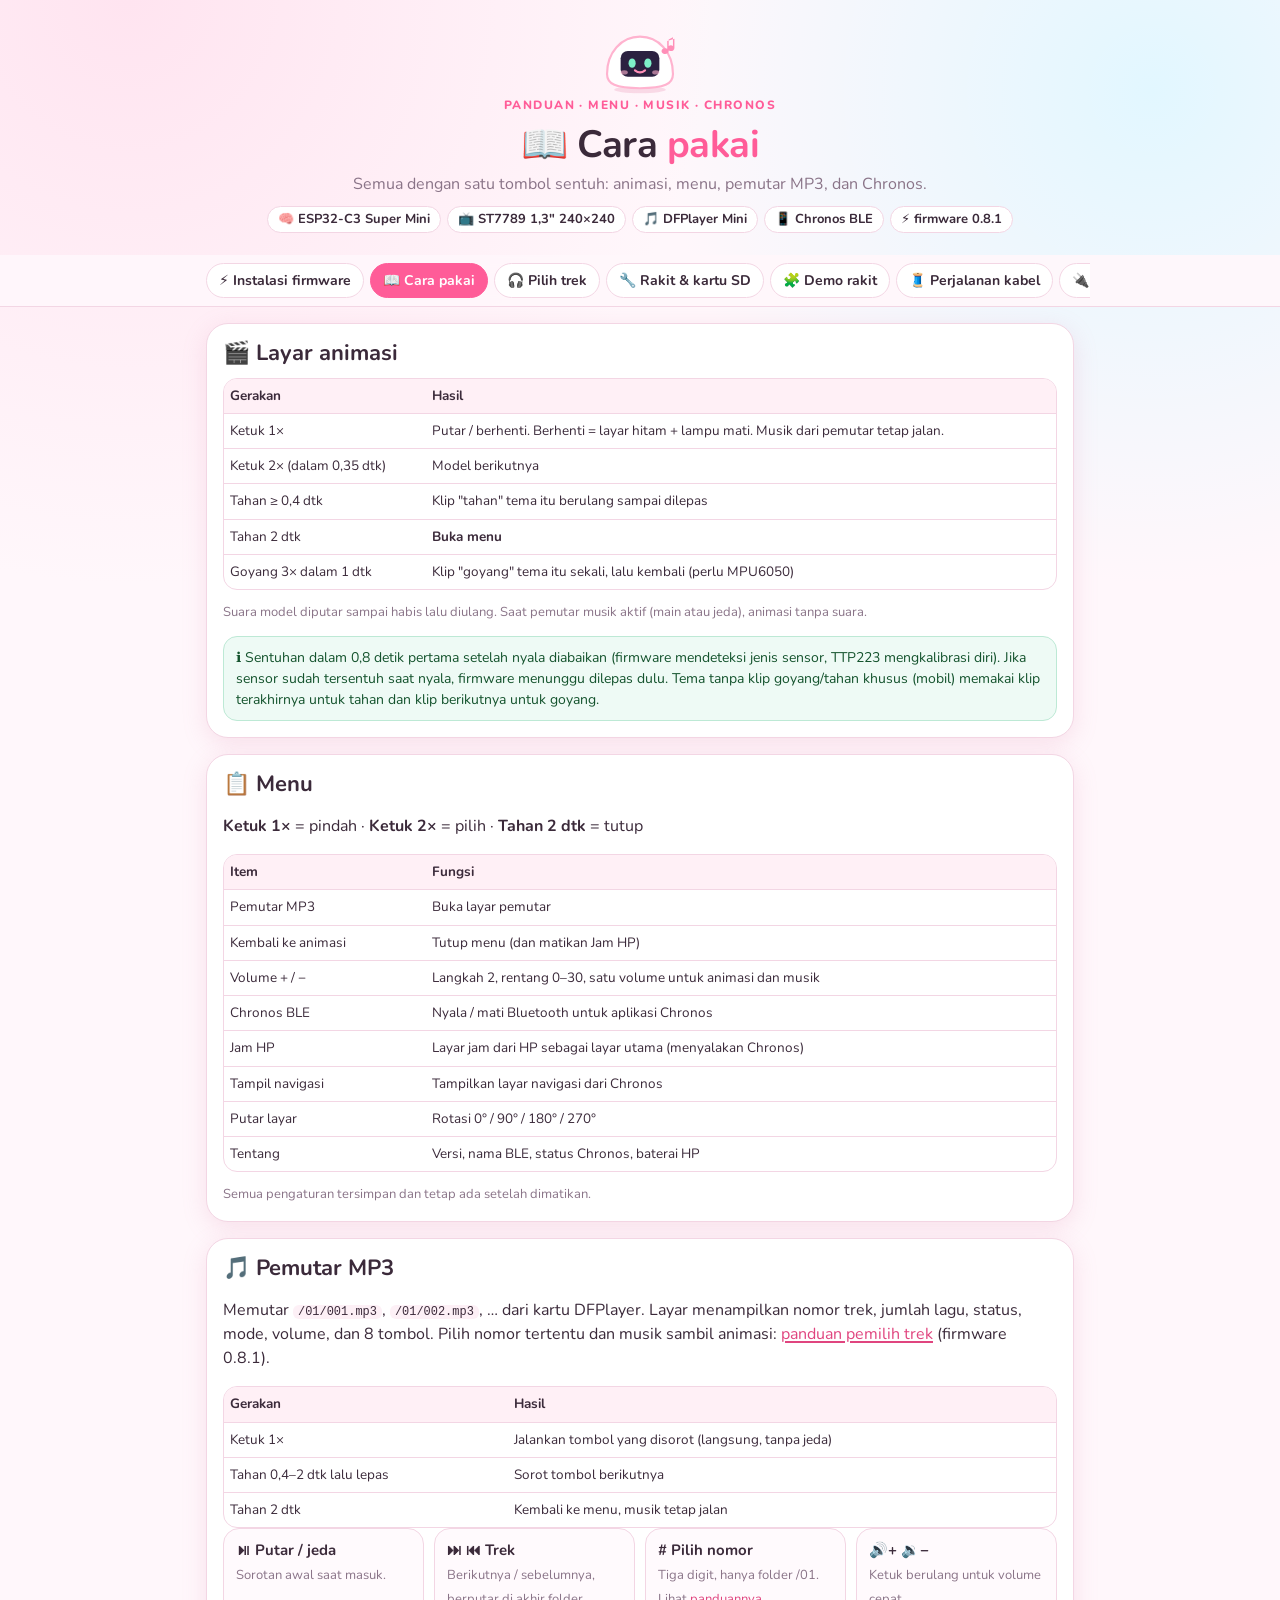
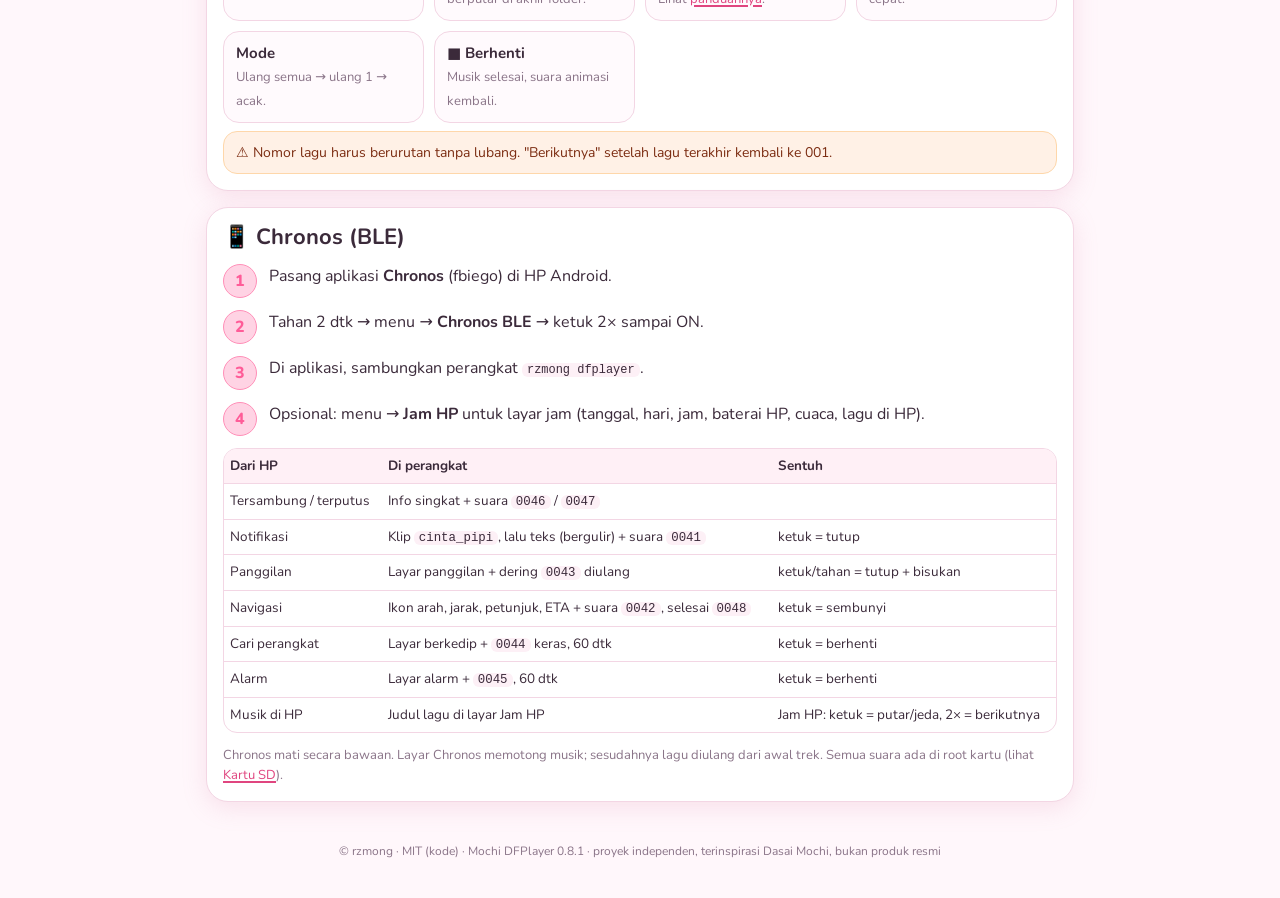
<file: docs/panduan.html>
<!DOCTYPE html>
<html lang="id">
<head>
<meta charset="UTF-8"/>
<meta name="viewport" content="width=device-width, initial-scale=1"/>
<title>Cara pakai — Mochi DFPlayer</title>
<meta name="description" content="Mochi DFPlayer: teman meja ESP32-C3 + ST7789, animasi JPEG tajam di flash, suara MP3 lewat DFPlayer Mini, pemutar MP3 dan Chronos BLE."/>
<link rel="preconnect" href="https://fonts.googleapis.com"/>
<link rel="preconnect" href="https://fonts.gstatic.com" crossorigin/>
<link rel="stylesheet" href="https://fonts.googleapis.com/css2?family=Nunito:wght@400;700;800&amp;family=Quicksand:wght@500;700&amp;display=swap"/>
<link rel="icon" href="data:image/svg+xml,%3Csvg xmlns=%22http://www.w3.org/2000/svg%22 viewBox=%220 0 100 100%22%3E%3Ctext y=%22.9em%22 font-size=%2290%22%3E%F0%9F%8D%A1%3C/text%3E%3C/svg%3E"/>
<link rel="stylesheet" href="./mochi.css?v=4"/>
</head>
<body>
<header class="hero wrap narrow">
  <svg class="mochi" viewBox="0 0 120 96" aria-hidden="true"><ellipse cx="60" cy="88" rx="36" ry="5" fill="#f6c6d9" opacity=".6"/><path d="M14 66c0-30 20-52 46-52s46 22 46 52c0 14-12 20-46 20S14 80 14 66z" fill="#fff" stroke="#ffb3cf" stroke-width="3"/><rect x="33" y="34" width="54" height="36" rx="10" fill="#2b2140"/><ellipse cx="49" cy="51" rx="5" ry="6.5" fill="#7ef0c8"/><ellipse cx="71" cy="51" rx="5" ry="6.5" fill="#7ef0c8"/><path d="M53 61q7 6 14 0" stroke="#ff8fb8" stroke-width="3" fill="none" stroke-linecap="round"/><ellipse cx="38" cy="64" rx="5" ry="3" fill="#ffb3cf" opacity=".6"/><ellipse cx="82" cy="64" rx="5" ry="3" fill="#ffb3cf" opacity=".6"/><path d="M100 18v16a5 4 0 1 1-2-3V20l10-3v13a5 4 0 1 1-2-3V15z" fill="#ff8fb8"/></svg>
  <div class="kicker">panduan · menu · musik · chronos</div>
  <h1>📖 Cara <span>pakai</span></h1>
  <p class="sub">Semua dengan satu tombol sentuh: animasi, menu, pemutar MP3, dan Chronos.</p>
  <div class="chips"><span class="chip">🧠 ESP32-C3 Super Mini</span><span class="chip">📺 ST7789 1,3" 240×240</span><span class="chip">🎵 DFPlayer Mini</span><span class="chip">📱 Chronos BLE</span><span class="chip">⚡ firmware 0.8.1</span></div>
</header>
<nav class="tabs"><div class="wrap narrow"><a href="index.html">⚡ Instalasi firmware</a><a href="panduan.html" class="on" aria-current="page">📖 Cara pakai</a><a href="musik.html">🎧 Pilih trek</a><a href="instalasi.html">🔧 Rakit &amp; kartu SD</a><a href="pemasangan.html">🧩 Demo rakit</a><a href="perjalanan.html">🧵 Perjalanan kabel</a><a href="pemasangan-kabel.html">🔌 Diagram kabel</a><a href="kelola.html">🎵 Animasi &amp; suara</a><a href="animasi.html">🎞️ Tambah animasi</a><a href="https://rz7mong.github.io/mochi-rzmong/">💗 Mochi rzmong (GIF)</a><a href="https://github.com/rz7mong/mochi-dfplayer">🐙 GitHub</a></div></nav>
<main class="wrap narrow">
<section class="card">
  <h2>🎬 Layar animasi</h2>
  <div class="tbl"><table><tr><th>Gerakan</th><th>Hasil</th></tr>
    <tr><td>Ketuk 1×</td><td>Putar / berhenti. Berhenti = layar hitam + lampu mati. Musik dari pemutar tetap jalan.</td></tr>
    <tr><td>Ketuk 2× (dalam 0,35 dtk)</td><td>Model berikutnya</td></tr>
    <tr><td>Tahan ≥ 0,4 dtk</td><td>Klip "tahan" tema itu berulang sampai dilepas</td></tr>
    <tr><td>Tahan 2 dtk</td><td><b>Buka menu</b></td></tr>
    <tr><td>Goyang 3× dalam 1 dtk</td><td>Klip "goyang" tema itu sekali, lalu kembali (perlu MPU6050)</td></tr>
  </table></div>
  <p class="hint">Suara model diputar sampai habis lalu diulang. Saat pemutar musik aktif (main atau jeda), animasi tanpa suara.</p>
  <p class="info">ℹ️ Sentuhan dalam 0,8 detik pertama setelah nyala diabaikan (firmware mendeteksi jenis sensor, TTP223 mengkalibrasi diri). Jika sensor sudah tersentuh saat nyala, firmware menunggu dilepas dulu. Tema tanpa klip goyang/tahan khusus (mobil) memakai klip terakhirnya untuk tahan dan klip berikutnya untuk goyang.</p>
</section>

<section class="card">
  <h2>📋 Menu</h2>
  <p><b>Ketuk 1×</b> = pindah · <b>Ketuk 2×</b> = pilih · <b>Tahan 2 dtk</b> = tutup</p>
  <div class="tbl"><table><tr><th>Item</th><th>Fungsi</th></tr>
    <tr><td>Pemutar MP3</td><td>Buka layar pemutar</td></tr>
    <tr><td>Kembali ke animasi</td><td>Tutup menu (dan matikan Jam HP)</td></tr>
    <tr><td>Volume + / −</td><td>Langkah 2, rentang 0–30, satu volume untuk animasi dan musik</td></tr>
    <tr><td>Chronos BLE</td><td>Nyala / mati Bluetooth untuk aplikasi Chronos</td></tr>
    <tr><td>Jam HP</td><td>Layar jam dari HP sebagai layar utama (menyalakan Chronos)</td></tr>
    <tr><td>Tampil navigasi</td><td>Tampilkan layar navigasi dari Chronos</td></tr>
    <tr><td>Putar layar</td><td>Rotasi 0° / 90° / 180° / 270°</td></tr>
    <tr><td>Tentang</td><td>Versi, nama BLE, status Chronos, baterai HP</td></tr>
  </table></div>
  <p class="hint">Semua pengaturan tersimpan dan tetap ada setelah dimatikan.</p>
</section>

<section class="card" id="pemutar">
  <h2>🎵 Pemutar MP3</h2>
  <p>Memutar <code>/01/001.mp3</code>, <code>/01/002.mp3</code>, … dari kartu DFPlayer. Layar menampilkan nomor trek, jumlah lagu, status, mode, volume, dan 8 tombol. Pilih nomor tertentu dan musik sambil animasi: <a href="musik.html">panduan pemilih trek</a> (firmware 0.8.1).</p>
  <div class="tbl"><table><tr><th>Gerakan</th><th>Hasil</th></tr>
    <tr><td>Ketuk 1×</td><td>Jalankan tombol yang disorot (langsung, tanpa jeda)</td></tr>
    <tr><td>Tahan 0,4–2 dtk lalu lepas</td><td>Sorot tombol berikutnya</td></tr>
    <tr><td>Tahan 2 dtk</td><td>Kembali ke menu, musik tetap jalan</td></tr>
  </table></div>
  <div class="tap">
    <div><b>⏯ Putar / jeda</b><span>Sorotan awal saat masuk.</span></div>
    <div><b>⏭ ⏮ Trek</b><span>Berikutnya / sebelumnya, berputar di akhir folder.</span></div>
    <div><b># Pilih nomor</b><span>Tiga digit, hanya folder /01. Lihat <a href="musik.html">panduannya</a>.</span></div>
    <div><b>🔊+ 🔉−</b><span>Ketuk berulang untuk volume cepat.</span></div>
    <div><b>Mode</b><span>Ulang semua → ulang 1 → acak.</span></div>
    <div><b>■ Berhenti</b><span>Musik selesai, suara animasi kembali.</span></div>
  </div>
  <p class="note">⚠️ Nomor lagu harus berurutan tanpa lubang. "Berikutnya" setelah lagu terakhir kembali ke 001.</p>
</section>

<section class="card" id="chronos">
  <h2>📱 Chronos (BLE)</h2>
  <div class="step"><div class="num">1</div><div>Pasang aplikasi <b>Chronos</b> (fbiego) di HP Android.</div></div>
  <div class="step"><div class="num">2</div><div>Tahan 2 dtk → menu → <b>Chronos BLE</b> → ketuk 2× sampai ON.</div></div>
  <div class="step"><div class="num">3</div><div>Di aplikasi, sambungkan perangkat <code>rzmong dfplayer</code>.</div></div>
  <div class="step"><div class="num">4</div><div>Opsional: menu → <b>Jam HP</b> untuk layar jam (tanggal, hari, jam, baterai HP, cuaca, lagu di HP).</div></div>
  <div class="tbl"><table><tr><th>Dari HP</th><th>Di perangkat</th><th>Sentuh</th></tr>
    <tr><td>Tersambung / terputus</td><td>Info singkat + suara <code>0046</code> / <code>0047</code></td><td></td></tr>
    <tr><td>Notifikasi</td><td>Klip <code>cinta_pipi</code>, lalu teks (bergulir) + suara <code>0041</code></td><td>ketuk = tutup</td></tr>
    <tr><td>Panggilan</td><td>Layar panggilan + dering <code>0043</code> diulang</td><td>ketuk/tahan = tutup + bisukan</td></tr>
    <tr><td>Navigasi</td><td>Ikon arah, jarak, petunjuk, ETA + suara <code>0042</code>, selesai <code>0048</code></td><td>ketuk = sembunyi</td></tr>
    <tr><td>Cari perangkat</td><td>Layar berkedip + <code>0044</code> keras, 60 dtk</td><td>ketuk = berhenti</td></tr>
    <tr><td>Alarm</td><td>Layar alarm + <code>0045</code>, 60 dtk</td><td>ketuk = berhenti</td></tr>
    <tr><td>Musik di HP</td><td>Judul lagu di layar Jam HP</td><td>Jam HP: ketuk = putar/jeda, 2× = berikutnya</td></tr>
  </table></div>
  <p class="hint">Chronos mati secara bawaan. Layar Chronos memotong musik; sesudahnya lagu diulang dari awal trek. Semua suara ada di root kartu (lihat <a href="instalasi.html#sd">Kartu SD</a>).</p>
</section>
</main>
<footer>© rzmong · MIT (kode) · Mochi DFPlayer 0.8.1 · proyek independen, terinspirasi Dasai Mochi, bukan produk resmi</footer>
</body>
</html>
</file>
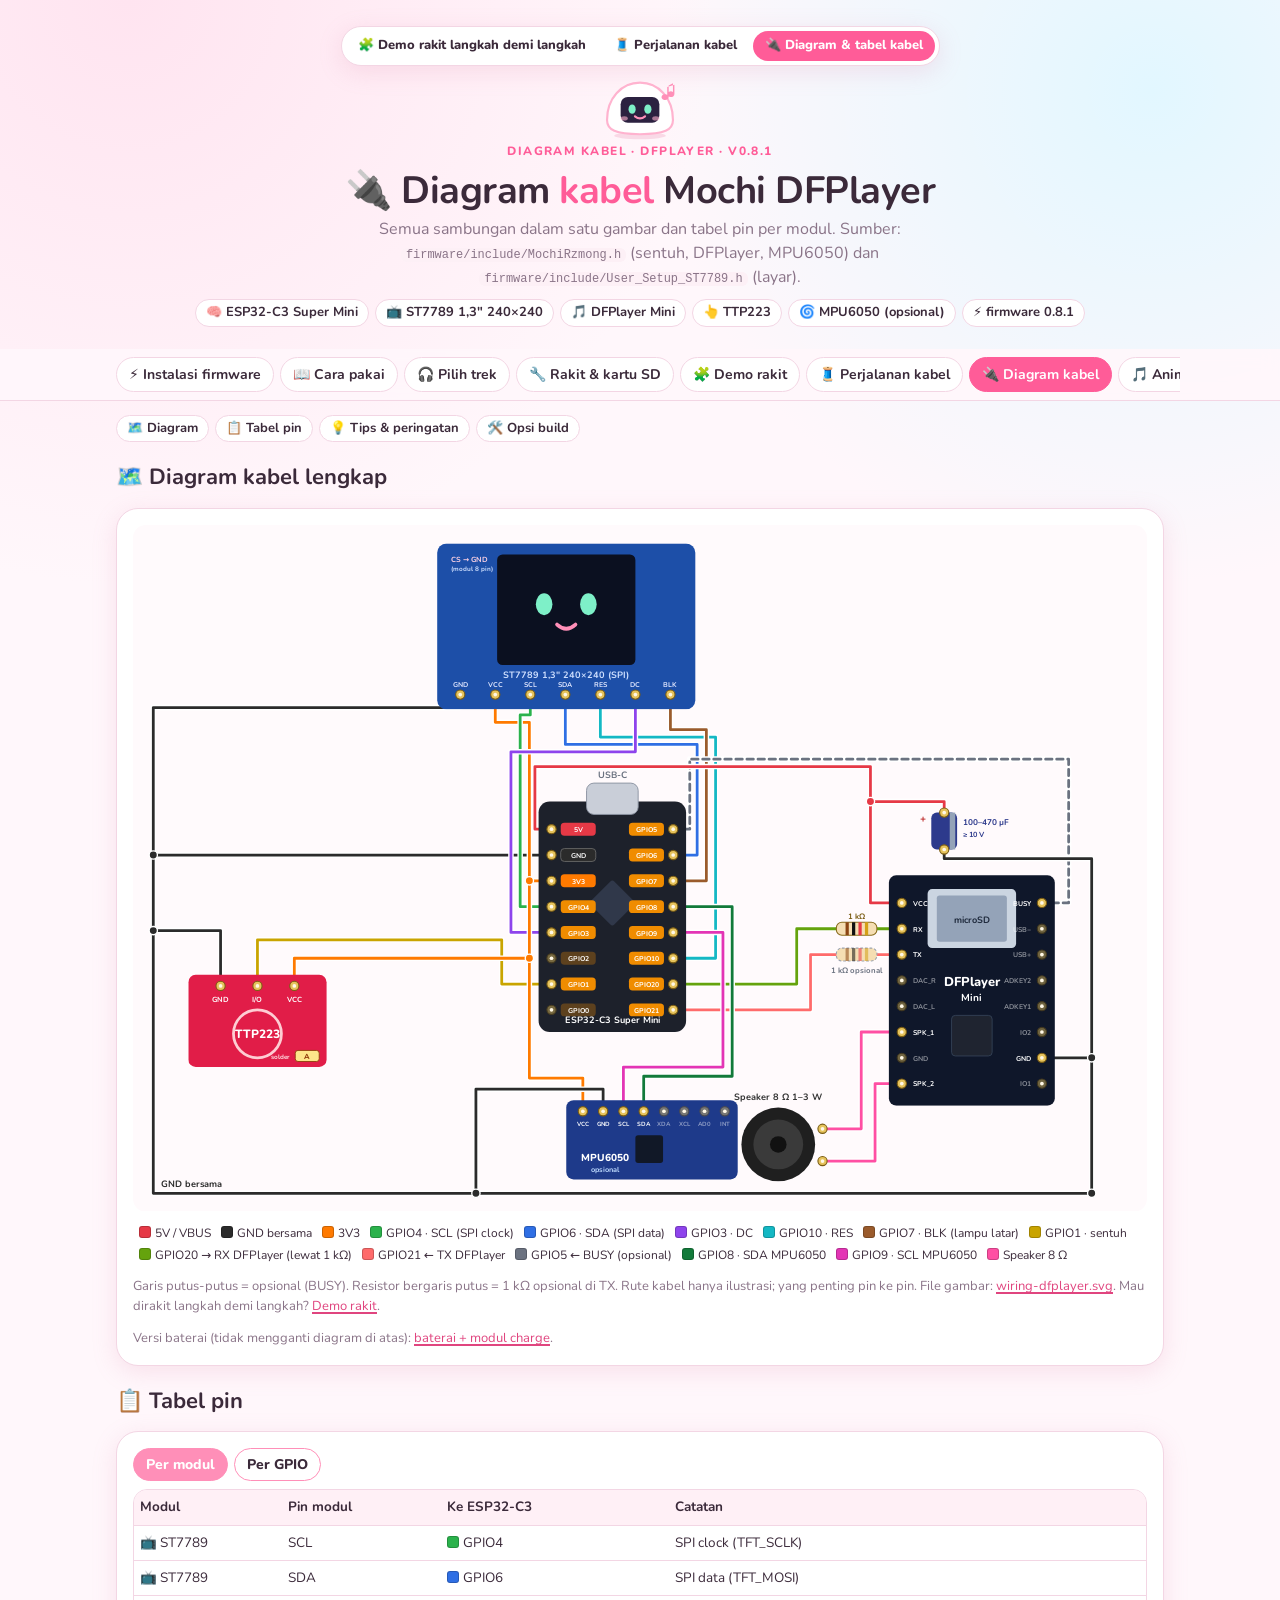
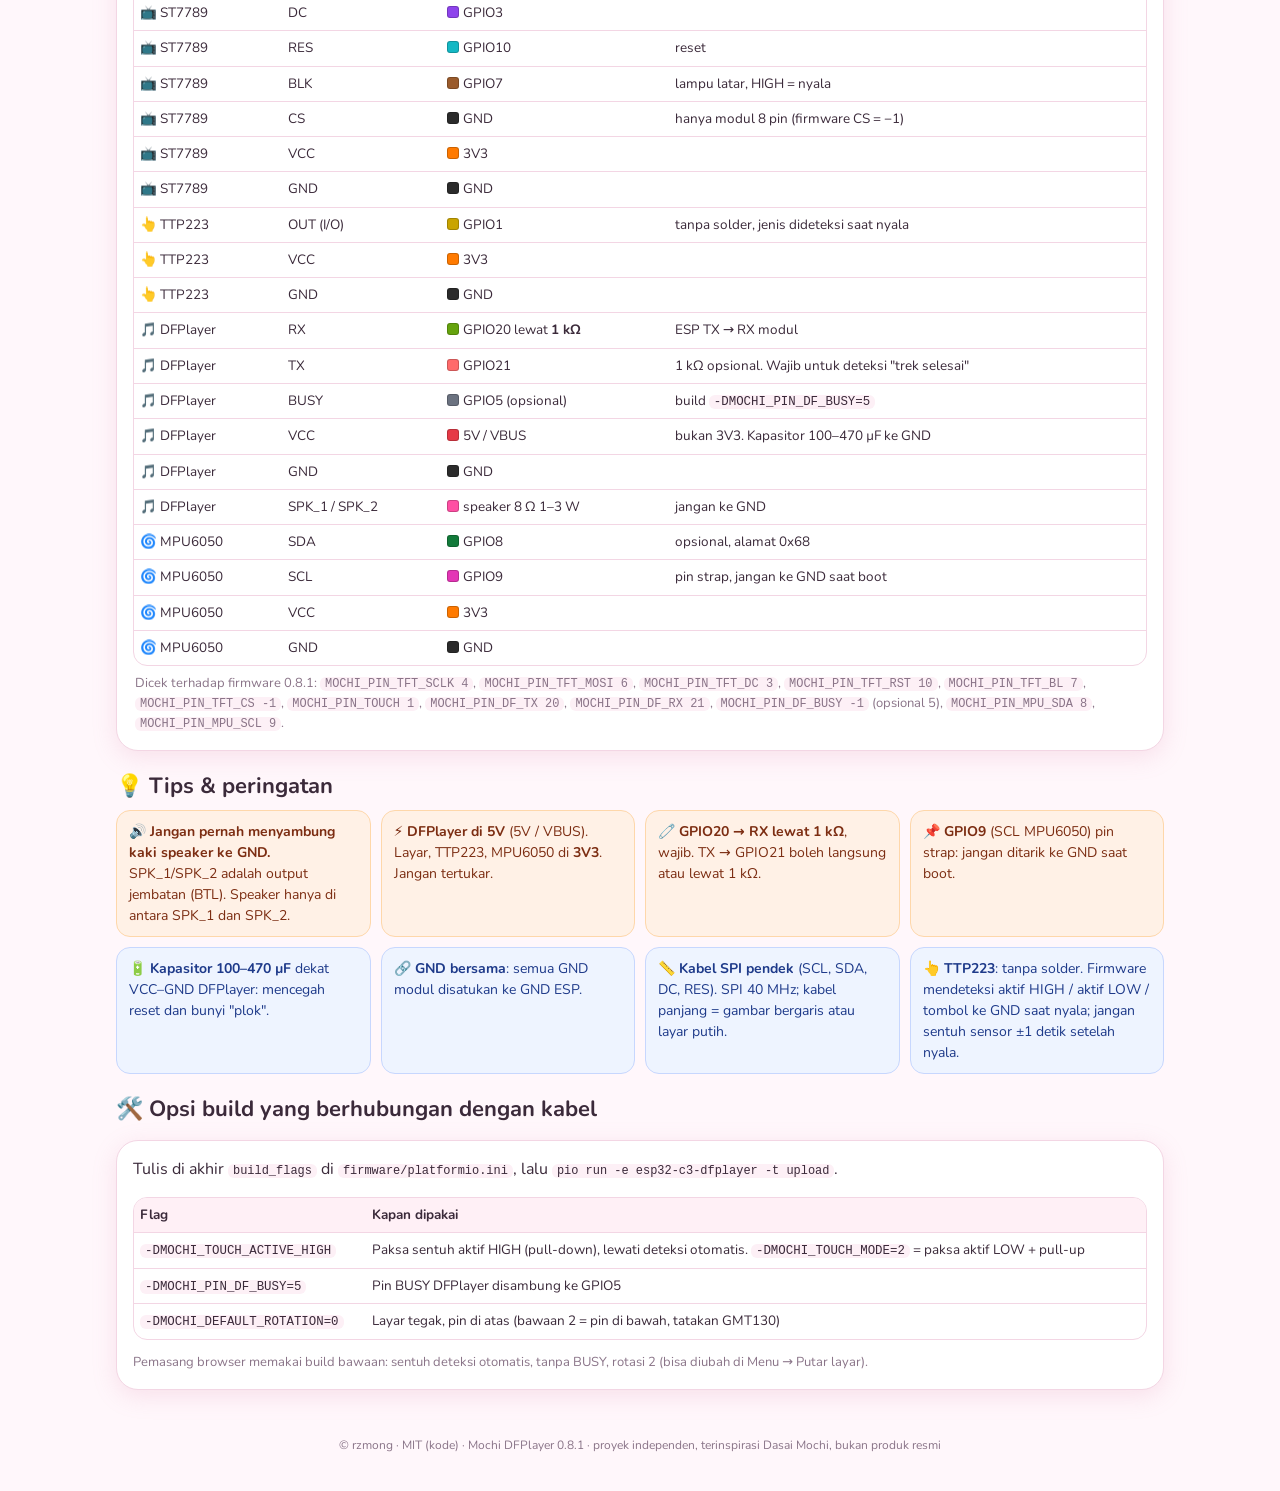
<file: docs/pemasangan-kabel.html>
<!DOCTYPE html>
<html lang="id">
<head>
<meta charset="UTF-8"/>
<meta name="viewport" content="width=device-width, initial-scale=1"/>
<title>🔌 Diagram kabel Mochi DFPlayer</title>
<meta name="description" content="Diagram kabel dan tabel pin Mochi DFPlayer: ST7789, TTP223, DFPlayer Mini, speaker, MPU6050 ke ESP32-C3 Super Mini."/>
<link rel="preconnect" href="https://fonts.googleapis.com"/>
<link rel="preconnect" href="https://fonts.gstatic.com" crossorigin/>
<link rel="stylesheet" href="https://fonts.googleapis.com/css2?family=Nunito:wght@400;700;800&amp;family=Quicksand:wght@500;700&amp;display=swap"/>
<link rel="icon" href="data:image/svg+xml,%3Csvg xmlns=%22http://www.w3.org/2000/svg%22 viewBox=%220 0 100 100%22%3E%3Ctext y=%22.9em%22 font-size=%2290%22%3E%F0%9F%8D%A1%3C/text%3E%3C/svg%3E"/>
<link rel="stylesheet" href="./mochi.css?v=4"/>
</head>
<body>
<header class="hero wrap">
  <div class="verswitch" role="navigation" aria-label="Panduan rakit"><a href="pemasangan.html">🧩 Demo rakit langkah demi langkah</a><a href="perjalanan.html">🧵 Perjalanan kabel</a><a href="pemasangan-kabel.html" class="on">🔌 Diagram &amp; tabel kabel</a></div>
  <svg class="mochi" viewBox="0 0 120 96" aria-hidden="true"><ellipse cx="60" cy="88" rx="36" ry="5" fill="#f6c6d9" opacity=".6"/><path d="M14 66c0-30 20-52 46-52s46 22 46 52c0 14-12 20-46 20S14 80 14 66z" fill="#fff" stroke="#ffb3cf" stroke-width="3"/><rect x="33" y="34" width="54" height="36" rx="10" fill="#2b2140"/><ellipse cx="49" cy="51" rx="5" ry="6.5" fill="#7ef0c8"/><ellipse cx="71" cy="51" rx="5" ry="6.5" fill="#7ef0c8"/><path d="M53 61q7 6 14 0" stroke="#ff8fb8" stroke-width="3" fill="none" stroke-linecap="round"/><ellipse cx="38" cy="64" rx="5" ry="3" fill="#ffb3cf" opacity=".6"/><ellipse cx="82" cy="64" rx="5" ry="3" fill="#ffb3cf" opacity=".6"/><path d="M100 18v16a5 4 0 1 1-2-3V20l10-3v13a5 4 0 1 1-2-3V15z" fill="#ff8fb8"/></svg>
  <div class="kicker">diagram kabel · dfplayer · v0.8.1</div>
  <h1>🔌 Diagram <span>kabel</span> Mochi DFPlayer</h1>
  <p class="sub">Semua sambungan dalam satu gambar dan tabel pin per modul. Sumber: <code>firmware/include/MochiRzmong.h</code> (sentuh, DFPlayer, MPU6050) dan <code>firmware/include/User_Setup_ST7789.h</code> (layar).</p>
  <div class="chips"><span class="chip">🧠 ESP32-C3 Super Mini</span><span class="chip">📺 ST7789 1,3" 240×240</span><span class="chip">🎵 DFPlayer Mini</span><span class="chip">👆 TTP223</span><span class="chip">🌀 MPU6050 (opsional)</span><span class="chip">⚡ firmware 0.8.1</span></div>
</header>
<nav class="tabs"><div class="wrap "><a href="index.html">⚡ Instalasi firmware</a><a href="panduan.html">📖 Cara pakai</a><a href="musik.html">🎧 Pilih trek</a><a href="instalasi.html">🔧 Rakit &amp; kartu SD</a><a href="pemasangan.html">🧩 Demo rakit</a><a href="perjalanan.html">🧵 Perjalanan kabel</a><a href="pemasangan-kabel.html" class="on" aria-current="page">🔌 Diagram kabel</a><a href="kelola.html">🎵 Animasi &amp; suara</a><a href="animasi.html">🎞️ Tambah animasi</a><a href="https://rz7mong.github.io/mochi-rzmong/">💗 Mochi rzmong (GIF)</a><a href="https://github.com/rz7mong/mochi-dfplayer">🐙 GitHub</a></div></nav>
<main class="wrap">
<nav class="tabsw" aria-label="Isi halaman" style="margin-top:14px"><a class="chip" href="#diagram" style="text-decoration:none">🗺️ Diagram</a><a class="chip" href="#tabel" style="text-decoration:none">📋 Tabel pin</a><a class="chip" href="#tips" style="text-decoration:none">💡 Tips &amp; peringatan</a><a class="chip" href="#build" style="text-decoration:none">🛠️ Opsi build</a></nav>

<section id="diagram">
  <h2>🗺️ Diagram kabel lengkap</h2>
  <div class="card">
    <div id="final"></div>
    <div class="legend" id="legend"></div>
    <p class="hint">Garis putus-putus = opsional (BUSY). Resistor bergaris putus = 1 kΩ opsional di TX. Rute kabel hanya ilustrasi; yang penting pin ke pin. File gambar: <a href="wiring-dfplayer.svg">wiring-dfplayer.svg</a>. Mau dirakit langkah demi langkah? <a href="pemasangan.html">Demo rakit</a>.</p>
    <p class="hint">Versi baterai (tidak mengganti diagram di atas): <a href="baterai.html">baterai + modul charge</a>.</p>
  </div>
</section>

<section id="tabel">
  <h2>📋 Tabel pin</h2>
  <div class="card">
    <div class="tabsw" id="tblsw"><button class="on" data-t="mod">Per modul</button><button data-t="gpio">Per GPIO</button></div>
    <div class="tbl" id="tblwrap"></div>
    <p class="hint" style="margin:8px 2px 0">Dicek terhadap firmware 0.8.1: <code>MOCHI_PIN_TFT_SCLK 4</code>, <code>MOCHI_PIN_TFT_MOSI 6</code>, <code>MOCHI_PIN_TFT_DC 3</code>, <code>MOCHI_PIN_TFT_RST 10</code>, <code>MOCHI_PIN_TFT_BL 7</code>, <code>MOCHI_PIN_TFT_CS -1</code>, <code>MOCHI_PIN_TOUCH 1</code>, <code>MOCHI_PIN_DF_TX 20</code>, <code>MOCHI_PIN_DF_RX 21</code>, <code>MOCHI_PIN_DF_BUSY -1</code> (opsional 5), <code>MOCHI_PIN_MPU_SDA 8</code>, <code>MOCHI_PIN_MPU_SCL 9</code>.</p>
  </div>
</section>

<section id="tips">
  <h2>💡 Tips &amp; peringatan</h2>
  <div class="tips">
    <div class="note">🔊 <b>Jangan pernah menyambung kaki speaker ke GND.</b> SPK_1/SPK_2 adalah output jembatan (BTL). Speaker hanya di antara SPK_1 dan SPK_2.</div>
    <div class="note">⚡ <b>DFPlayer di 5V</b> (5V / VBUS). Layar, TTP223, MPU6050 di <b>3V3</b>. Jangan tertukar.</div>
    <div class="note">🧷 <b>GPIO20 → RX lewat 1 kΩ</b>, wajib. TX → GPIO21 boleh langsung atau lewat 1 kΩ.</div>
    <div class="note">📌 <b>GPIO9</b> (SCL MPU6050) pin strap: jangan ditarik ke GND saat boot.</div>
    <div class="tip">🔋 <b>Kapasitor 100–470 µF</b> dekat VCC–GND DFPlayer: mencegah reset dan bunyi "plok".</div>
    <div class="tip">🔗 <b>GND bersama</b>: semua GND modul disatukan ke GND ESP.</div>
    <div class="tip">📏 <b>Kabel SPI pendek</b> (SCL, SDA, DC, RES). SPI 40 MHz; kabel panjang = gambar bergaris atau layar putih.</div>
    <div class="tip">👆 <b>TTP223</b>: tanpa solder. Firmware mendeteksi aktif HIGH / aktif LOW / tombol ke GND saat nyala; jangan sentuh sensor ±1 detik setelah nyala.</div>
  </div>
</section>

<section id="build">
  <h2>🛠️ Opsi build yang berhubungan dengan kabel</h2>
  <div class="card">
    <p>Tulis di akhir <code>build_flags</code> di <code>firmware/platformio.ini</code>, lalu <code>pio run -e esp32-c3-dfplayer -t upload</code>.</p>
    <div class="tbl"><table><tr><th>Flag</th><th>Kapan dipakai</th></tr>
      <tr><td><code>-DMOCHI_TOUCH_ACTIVE_HIGH</code></td><td>Paksa sentuh aktif HIGH (pull-down), lewati deteksi otomatis. <code>-DMOCHI_TOUCH_MODE=2</code> = paksa aktif LOW + pull-up</td></tr>
      <tr><td><code>-DMOCHI_PIN_DF_BUSY=5</code></td><td>Pin BUSY DFPlayer disambung ke GPIO5</td></tr>
      <tr><td><code>-DMOCHI_DEFAULT_ROTATION=0</code></td><td>Layar tegak, pin di atas (bawaan 2 = pin di bawah, tatakan GMT130)</td></tr>
    </table></div>
    <p class="hint">Pemasang browser memakai build bawaan: sentuh deteksi otomatis, tanpa BUSY, rotasi 2 (bisa diubah di Menu → Putar layar).</p>
  </div>
</section>
</main>
<footer>© rzmong · MIT (kode) · Mochi DFPlayer 0.8.1 · proyek independen, terinspirasi Dasai Mochi, bukan produk resmi</footer>
<script src="./wiring.js?v=4"></script>
<script>
(function(){
const MW=MochiWiring, $=id=>document.getElementById(id), N=MW.NET;
$('final').innerHTML=MW.svg({show:MW.ALL,all:true,full:true,static:true,title:'Diagram kabel lengkap Mochi DFPlayer'});
$('legend').innerHTML=MW.legend(Object.keys(MW.NETNAME));
const sw=n=>`<span class="sw" style="background:${N[n]}"></span>`;
const TB={
 mod:{head:['Modul','Pin modul','Ke ESP32-C3','Catatan'],rows:[
  ['📺 ST7789','SCL','GPIO4','SPI clock (TFT_SCLK)','G4'],['📺 ST7789','SDA','GPIO6','SPI data (TFT_MOSI)','G6'],['📺 ST7789','DC','GPIO3','','G3'],
  ['📺 ST7789','RES','GPIO10','reset','G10'],['📺 ST7789','BLK','GPIO7','lampu latar, HIGH = nyala','G7'],['📺 ST7789','CS','GND','hanya modul 8 pin (firmware CS = −1)','GND'],
  ['📺 ST7789','VCC','3V3','','3V3'],['📺 ST7789','GND','GND','','GND'],
  ['👆 TTP223','OUT (I/O)','GPIO1','tanpa solder, jenis dideteksi saat nyala','G1'],['👆 TTP223','VCC','3V3','','3V3'],['👆 TTP223','GND','GND','','GND'],
  ['🎵 DFPlayer','RX','GPIO20 lewat <b>1 kΩ</b>','ESP TX → RX modul','G20'],['🎵 DFPlayer','TX','GPIO21','1 kΩ opsional. Wajib untuk deteksi "trek selesai"','G21'],
  ['🎵 DFPlayer','BUSY','GPIO5 (opsional)','build <code>-DMOCHI_PIN_DF_BUSY=5</code>','G5'],['🎵 DFPlayer','VCC','5V / VBUS','bukan 3V3. Kapasitor 100–470 µF ke GND','5V'],
  ['🎵 DFPlayer','GND','GND','','GND'],['🎵 DFPlayer','SPK_1 / SPK_2','speaker 8 Ω 1–3 W','jangan ke GND','SPK'],
  ['🌀 MPU6050','SDA','GPIO8','opsional, alamat 0x68','G8'],['🌀 MPU6050','SCL','GPIO9','pin strap, jangan ke GND saat boot','G9'],['🌀 MPU6050','VCC','3V3','','3V3'],['🌀 MPU6050','GND','GND','','GND']]},
 gpio:{head:['ESP32-C3','Fungsi','Disambung ke'],rows:[
  ['5V','daya 5V (VBUS)','DFPlayer VCC + kapasitor (+)','5V'],['GND','GND bersama','semua modul, kapasitor (−), CS layar 8 pin','GND'],['3V3','3V3','layar VCC, TTP223 VCC, MPU6050 VCC','3V3'],
  ['GPIO1','sentuh','TTP223 OUT','G1'],['GPIO3','TFT DC','layar DC','G3'],['GPIO4','TFT SCLK','layar SCL','G4'],['GPIO5','BUSY (opsional)','DFPlayer BUSY','G5'],
  ['GPIO6','TFT MOSI','layar SDA','G6'],['GPIO7','TFT BL','layar BLK','G7'],['GPIO8','I2C SDA','MPU6050 SDA (opsional)','G8'],['GPIO9','I2C SCL (pin strap)','MPU6050 SCL (opsional)','G9'],
  ['GPIO10','TFT RST','layar RES','G10'],['GPIO20','UART TX ke DFPlayer','1 kΩ → DFPlayer RX','G20'],['GPIO21','UART RX dari DFPlayer','DFPlayer TX','G21'],['GPIO0, GPIO2','—','<b>kosong</b>',null]]}
};
function renderTbl(k){const t=TB[k];$('tblwrap').innerHTML='<table><tr>'+t.head.map(h=>`<th>${h}</th>`).join('')+'</tr>'+t.rows.map(r=>{const net=r[r.length-1];return '<tr>'+r.slice(0,-1).map((c,i)=>`<td>${i===(k==='mod'?2:0)&&net?sw(net):''}${c}</td>`).join('')+'</tr>'}).join('')+'</table>'}
document.querySelectorAll('#tblsw button').forEach(b=>b.onclick=()=>{document.querySelectorAll('#tblsw button').forEach(x=>x.classList.remove('on'));b.classList.add('on');renderTbl(b.dataset.t)});
renderTbl('mod');
})();
</script>
</body>
</html>
</file>
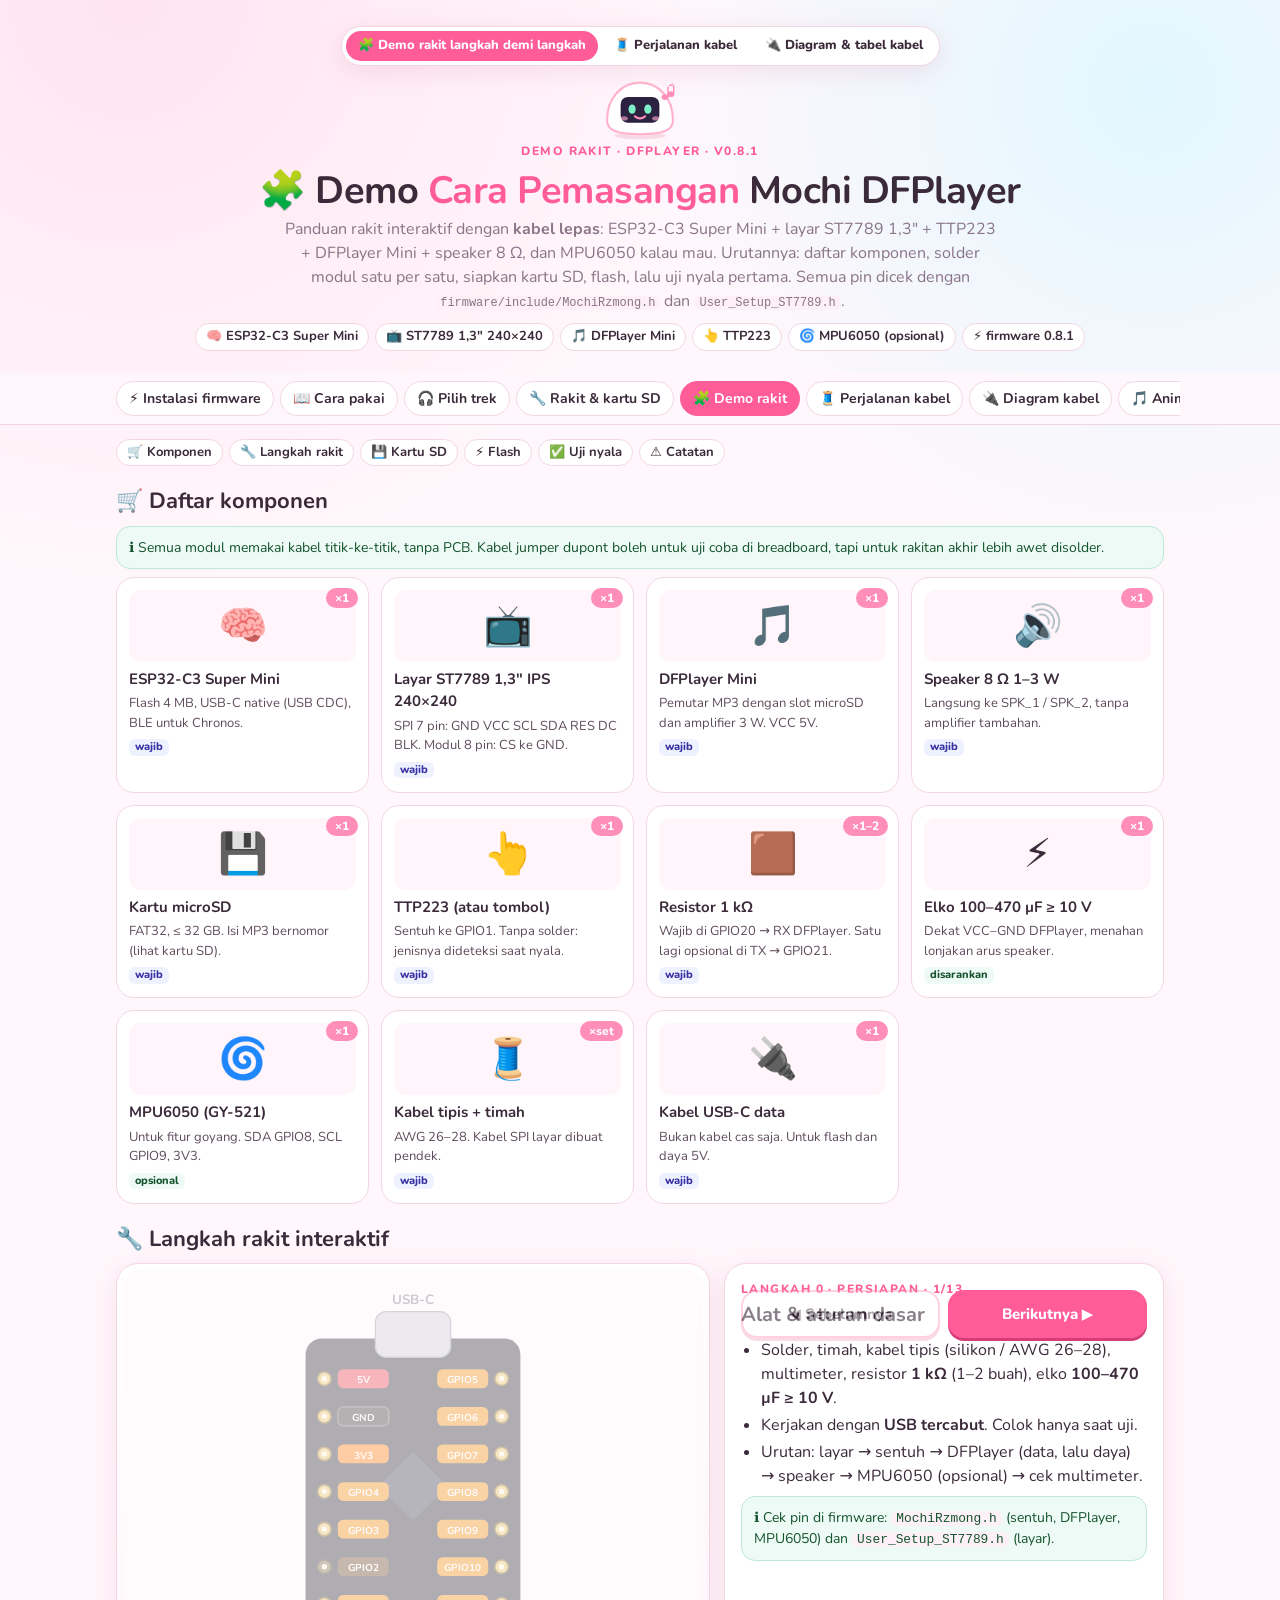
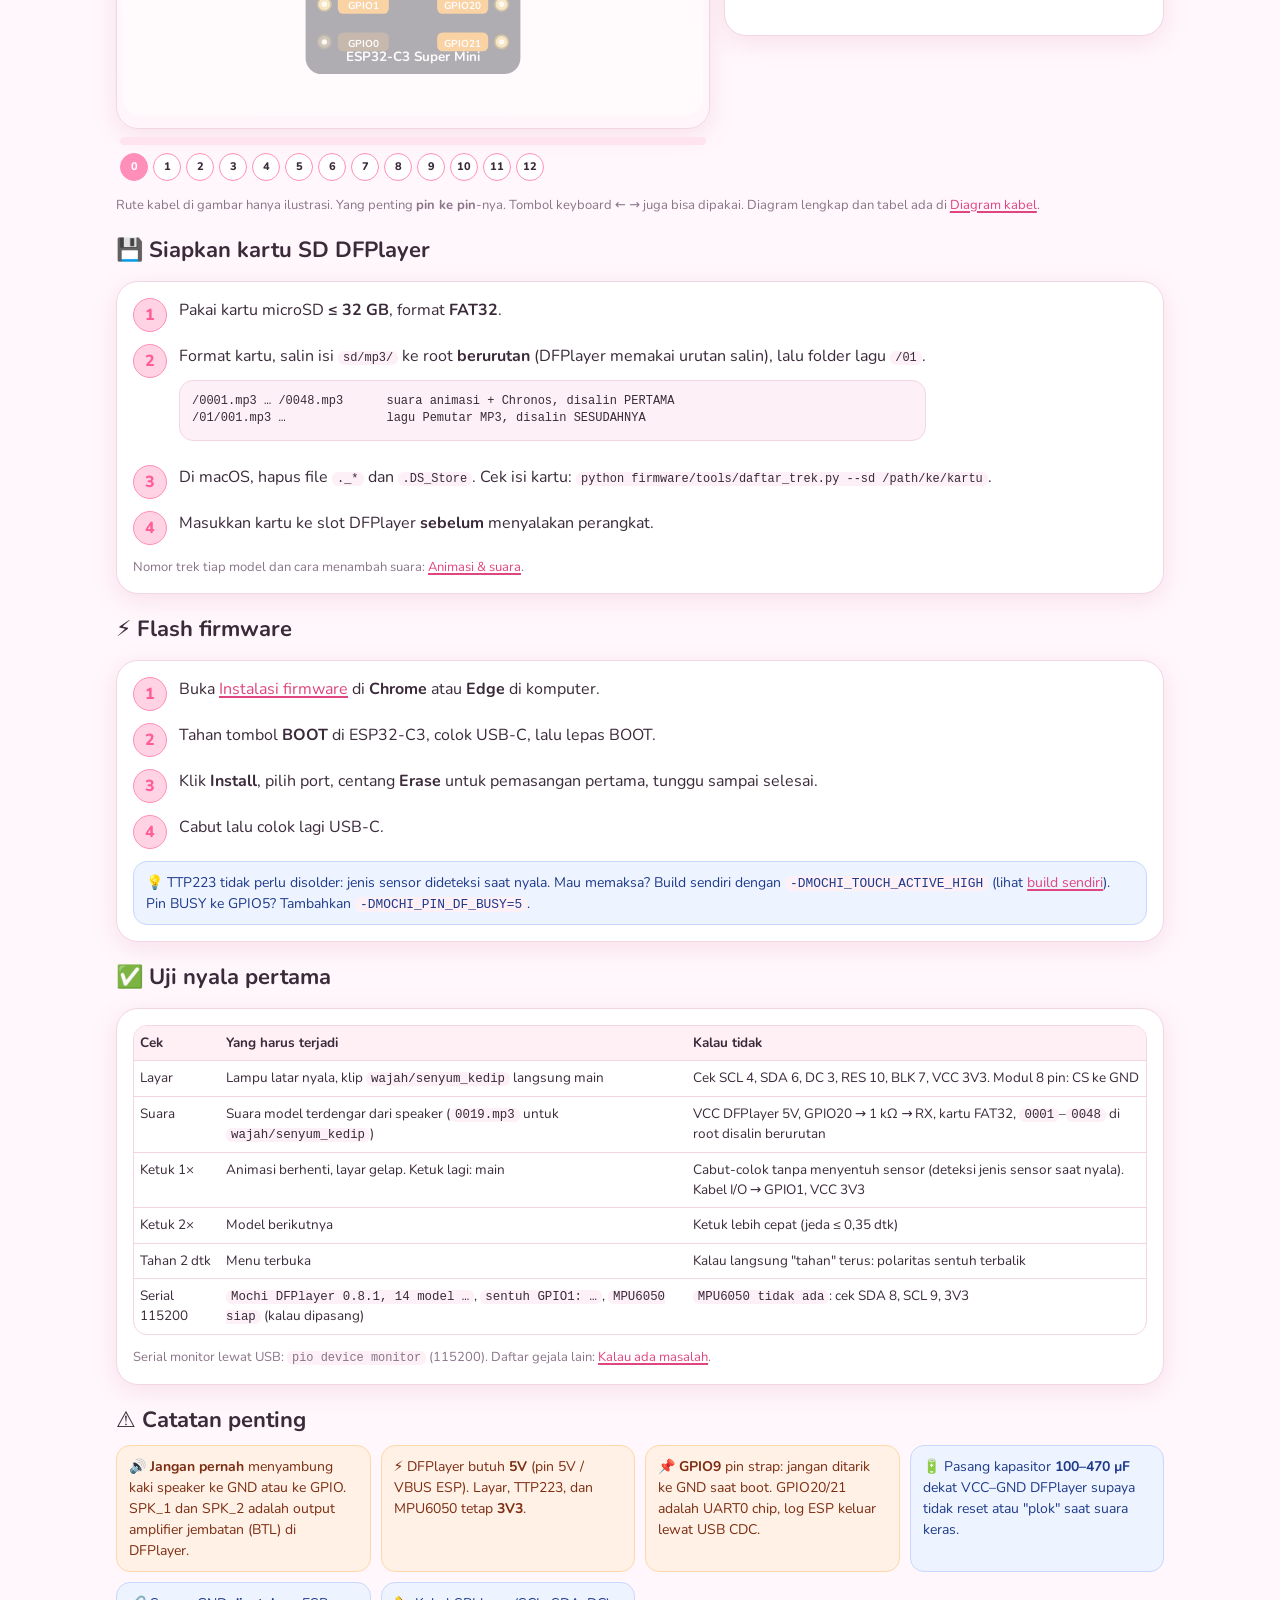
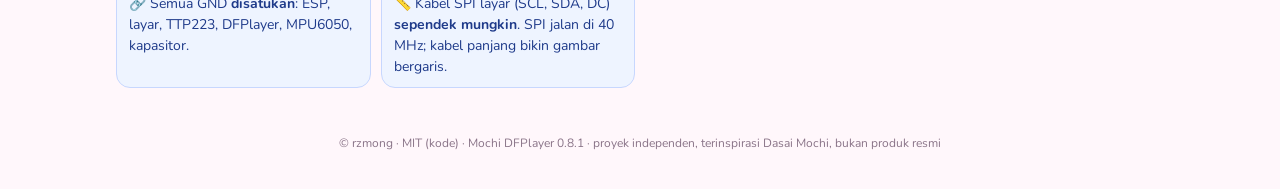
<file: docs/pemasangan.html>
<!DOCTYPE html>
<html lang="id">
<head>
<meta charset="UTF-8"/>
<meta name="viewport" content="width=device-width, initial-scale=1"/>
<title>🍡 Demo Cara Pemasangan Mochi DFPlayer</title>
<meta name="description" content="Panduan rakit interaktif Mochi DFPlayer: ESP32-C3 Super Mini, ST7789, TTP223, DFPlayer Mini, speaker, MPU6050. Daftar komponen, kabel per modul, kartu SD, flash, uji nyala."/>
<link rel="preconnect" href="https://fonts.googleapis.com"/>
<link rel="preconnect" href="https://fonts.gstatic.com" crossorigin/>
<link rel="stylesheet" href="https://fonts.googleapis.com/css2?family=Nunito:wght@400;700;800&amp;family=Quicksand:wght@500;700&amp;display=swap"/>
<link rel="icon" href="data:image/svg+xml,%3Csvg xmlns=%22http://www.w3.org/2000/svg%22 viewBox=%220 0 100 100%22%3E%3Ctext y=%22.9em%22 font-size=%2290%22%3E%F0%9F%8D%A1%3C/text%3E%3C/svg%3E"/>
<link rel="stylesheet" href="./mochi.css?v=4"/>
</head>
<body>
<header class="hero wrap">
  <div class="verswitch" role="navigation" aria-label="Panduan rakit"><a href="pemasangan.html" class="on">🧩 Demo rakit langkah demi langkah</a><a href="perjalanan.html">🧵 Perjalanan kabel</a><a href="pemasangan-kabel.html">🔌 Diagram &amp; tabel kabel</a></div>
  <svg class="mochi" viewBox="0 0 120 96" aria-hidden="true"><ellipse cx="60" cy="88" rx="36" ry="5" fill="#f6c6d9" opacity=".6"/><path d="M14 66c0-30 20-52 46-52s46 22 46 52c0 14-12 20-46 20S14 80 14 66z" fill="#fff" stroke="#ffb3cf" stroke-width="3"/><rect x="33" y="34" width="54" height="36" rx="10" fill="#2b2140"/><ellipse cx="49" cy="51" rx="5" ry="6.5" fill="#7ef0c8"/><ellipse cx="71" cy="51" rx="5" ry="6.5" fill="#7ef0c8"/><path d="M53 61q7 6 14 0" stroke="#ff8fb8" stroke-width="3" fill="none" stroke-linecap="round"/><ellipse cx="38" cy="64" rx="5" ry="3" fill="#ffb3cf" opacity=".6"/><ellipse cx="82" cy="64" rx="5" ry="3" fill="#ffb3cf" opacity=".6"/><path d="M100 18v16a5 4 0 1 1-2-3V20l10-3v13a5 4 0 1 1-2-3V15z" fill="#ff8fb8"/></svg>
  <div class="kicker">demo rakit · dfplayer · v0.8.1</div>
  <h1>🧩 Demo <span>Cara Pemasangan</span> Mochi DFPlayer</h1>
  <p class="sub">Panduan rakit interaktif dengan <b>kabel lepas</b>: ESP32-C3 Super Mini + layar ST7789 1,3" + TTP223 + DFPlayer Mini + speaker 8 Ω, dan MPU6050 kalau mau. Urutannya: daftar komponen, solder modul satu per satu, siapkan kartu SD, flash, lalu uji nyala pertama. Semua pin dicek dengan <code>firmware/include/MochiRzmong.h</code> dan <code>User_Setup_ST7789.h</code>.</p>
  <div class="chips"><span class="chip">🧠 ESP32-C3 Super Mini</span><span class="chip">📺 ST7789 1,3" 240×240</span><span class="chip">🎵 DFPlayer Mini</span><span class="chip">👆 TTP223</span><span class="chip">🌀 MPU6050 (opsional)</span><span class="chip">⚡ firmware 0.8.1</span></div>
</header>
<nav class="tabs"><div class="wrap "><a href="index.html">⚡ Instalasi firmware</a><a href="panduan.html">📖 Cara pakai</a><a href="musik.html">🎧 Pilih trek</a><a href="instalasi.html">🔧 Rakit &amp; kartu SD</a><a href="pemasangan.html" class="on" aria-current="page">🧩 Demo rakit</a><a href="perjalanan.html">🧵 Perjalanan kabel</a><a href="pemasangan-kabel.html">🔌 Diagram kabel</a><a href="kelola.html">🎵 Animasi &amp; suara</a><a href="animasi.html">🎞️ Tambah animasi</a><a href="https://rz7mong.github.io/mochi-rzmong/">💗 Mochi rzmong (GIF)</a><a href="https://github.com/rz7mong/mochi-dfplayer">🐙 GitHub</a></div></nav>
<main class="wrap">
<nav class="tabsw" aria-label="Isi halaman" style="margin-top:14px"></nav>
<section id="komponen">
  <h2>🛒 Daftar komponen</h2>
  <div class="info">ℹ️ Semua modul memakai kabel titik-ke-titik, tanpa PCB. Kabel jumper dupont boleh untuk uji coba di breadboard, tapi untuk rakitan akhir lebih awet disolder.</div>
  <div class="grid" id="parts"></div>
</section>

<section id="rakit">
  <h2>🔧 Langkah rakit interaktif</h2>
  <div class="stepper">
    <div>
      <div class="stage card"><div id="svgwrap"></div><div class="legend" id="legend"></div></div>
      <div class="progress"><i id="prog"></i></div>
      <div class="dots" id="dots"></div>
    </div>
    <div class="panel card" id="panel">
      <div class="kick" id="kick"></div>
      <h3 id="stitle"></h3>
      <div id="sbody"></div>
      <div id="sconn"></div>
      <div class="ctl"><button class="btn" id="prev">◀ Sebelumnya</button><button class="btn primary" id="next">Berikutnya ▶</button></div>
    </div>
  </div>
  <p class="hint">Rute kabel di gambar hanya ilustrasi. Yang penting <b>pin ke pin</b>-nya. Tombol keyboard ← → juga bisa dipakai. Diagram lengkap dan tabel ada di <a href="pemasangan-kabel.html">Diagram kabel</a>.</p>
</section>

<section id="kartu-sd">
  <h2>💾 Siapkan kartu SD DFPlayer</h2>
  <div class="card">
    <div class="step"><div class="num">1</div><div>Pakai kartu microSD <b>≤ 32 GB</b>, format <b>FAT32</b>.</div></div>
    <div class="step"><div class="num">2</div><div>Format kartu, salin isi <code>sd/mp3/</code> ke root <b>berurutan</b> (DFPlayer memakai urutan salin), lalu folder lagu <code>/01</code>.
<pre class="tree">/0001.mp3 … /0048.mp3      suara animasi + Chronos, disalin PERTAMA
/01/001.mp3 …              lagu Pemutar MP3, disalin SESUDAHNYA</pre></div></div>
    <div class="step"><div class="num">3</div><div>Di macOS, hapus file <code>._*</code> dan <code>.DS_Store</code>. Cek isi kartu: <code>python firmware/tools/daftar_trek.py --sd /path/ke/kartu</code>.</div></div>
    <div class="step"><div class="num">4</div><div>Masukkan kartu ke slot DFPlayer <b>sebelum</b> menyalakan perangkat.</div></div>
    <p class="hint">Nomor trek tiap model dan cara menambah suara: <a href="kelola.html#suara">Animasi &amp; suara</a>.</p>
  </div>
</section>

<section id="flash">
  <h2>⚡ Flash firmware</h2>
  <div class="card">
    <div class="step"><div class="num">1</div><div>Buka <a href="index.html#flash">Instalasi firmware</a> di <b>Chrome</b> atau <b>Edge</b> di komputer.</div></div>
    <div class="step"><div class="num">2</div><div>Tahan tombol <b>BOOT</b> di ESP32-C3, colok USB-C, lalu lepas BOOT.</div></div>
    <div class="step"><div class="num">3</div><div>Klik <b>Install</b>, pilih port, centang <b>Erase</b> untuk pemasangan pertama, tunggu sampai selesai.</div></div>
    <div class="step"><div class="num">4</div><div>Cabut lalu colok lagi USB-C.</div></div>
    <p class="tip">💡 TTP223 tidak perlu disolder: jenis sensor dideteksi saat nyala. Mau memaksa? Build sendiri dengan <code>-DMOCHI_TOUCH_ACTIVE_HIGH</code> (lihat <a href="index.html#build">build sendiri</a>). Pin BUSY ke GPIO5? Tambahkan <code>-DMOCHI_PIN_DF_BUSY=5</code>.</p>
  </div>
</section>

<section id="uji">
  <h2>✅ Uji nyala pertama</h2>
  <div class="card">
    <div class="tbl"><table><tr><th>Cek</th><th>Yang harus terjadi</th><th>Kalau tidak</th></tr>
      <tr><td>Layar</td><td>Lampu latar nyala, klip <code>wajah/senyum_kedip</code> langsung main</td><td>Cek SCL 4, SDA 6, DC 3, RES 10, BLK 7, VCC 3V3. Modul 8 pin: CS ke GND</td></tr>
      <tr><td>Suara</td><td>Suara model terdengar dari speaker (<code>0019.mp3</code> untuk <code>wajah/senyum_kedip</code>)</td><td>VCC DFPlayer 5V, GPIO20 → 1 kΩ → RX, kartu FAT32, <code>0001</code>–<code>0048</code> di root disalin berurutan</td></tr>
      <tr><td>Ketuk 1×</td><td>Animasi berhenti, layar gelap. Ketuk lagi: main</td><td>Cabut-colok tanpa menyentuh sensor (deteksi jenis sensor saat nyala). Kabel I/O → GPIO1, VCC 3V3</td></tr>
      <tr><td>Ketuk 2×</td><td>Model berikutnya</td><td>Ketuk lebih cepat (jeda ≤ 0,35 dtk)</td></tr>
      <tr><td>Tahan 2 dtk</td><td>Menu terbuka</td><td>Kalau langsung "tahan" terus: polaritas sentuh terbalik</td></tr>
      <tr><td>Serial 115200</td><td><code>Mochi DFPlayer 0.8.1, 14 model …</code>, <code>sentuh GPIO1: …</code>, <code>MPU6050 siap</code> (kalau dipasang)</td><td><code>MPU6050 tidak ada</code>: cek SDA 8, SCL 9, 3V3</td></tr>
    </table></div>
    <p class="hint">Serial monitor lewat USB: <code>pio device monitor</code> (115200). Daftar gejala lain: <a href="instalasi.html#masalah">Kalau ada masalah</a>.</p>
  </div>
</section>

<section id="catatan">
  <h2>⚠️ Catatan penting</h2>
  <div class="tips">
    <div class="note">🔊 <b>Jangan pernah</b> menyambung kaki speaker ke GND atau ke GPIO. SPK_1 dan SPK_2 adalah output amplifier jembatan (BTL) di DFPlayer.</div>
    <div class="note">⚡ DFPlayer butuh <b>5V</b> (pin 5V / VBUS ESP). Layar, TTP223, dan MPU6050 tetap <b>3V3</b>.</div>
    <div class="note">📌 <b>GPIO9</b> pin strap: jangan ditarik ke GND saat boot. GPIO20/21 adalah UART0 chip, log ESP keluar lewat USB CDC.</div>
    <div class="tip">🔋 Pasang kapasitor <b>100–470 µF</b> dekat VCC–GND DFPlayer supaya tidak reset atau "plok" saat suara keras.</div>
    <div class="tip">🔗 Semua GND <b>disatukan</b>: ESP, layar, TTP223, DFPlayer, MPU6050, kapasitor.</div>
    <div class="tip">📏 Kabel SPI layar (SCL, SDA, DC) <b>sependek mungkin</b>. SPI jalan di 40 MHz; kabel panjang bikin gambar bergaris.</div>
  </div>
</section>
</main>
<footer>© rzmong · MIT (kode) · Mochi DFPlayer 0.8.1 · proyek independen, terinspirasi Dasai Mochi, bukan produk resmi</footer>
<script src="./wiring.js?v=4"></script>
<script>
(function(){
const MW=MochiWiring, $=id=>document.getElementById(id);
const PREV=['esp','tft','ttp','df','dfpwr','spk','mpu'];
const SDILL=`<svg viewBox="0 0 640 420" xmlns="http://www.w3.org/2000/svg" font-family="Nunito,system-ui,sans-serif" role="img" aria-label="Isi kartu SD"><rect width="640" height="420" rx="14" fill="#fffafc"/>
<g transform="translate(40 60)"><path d="M0 14a14 14 0 0 1 14-14h120l40 40v240a14 14 0 0 1-14 14H14a14 14 0 0 1-14-14z" fill="#334155"/><rect x="18" y="0" width="12" height="34" fill="#e6c35c"/><rect x="40" y="0" width="12" height="34" fill="#e6c35c"/><rect x="62" y="0" width="12" height="34" fill="#e6c35c"/><rect x="84" y="0" width="12" height="34" fill="#e6c35c"/><text x="87" y="170" font-size="26" fill="#fff" font-weight="800" text-anchor="middle">microSD</text><text x="87" y="200" font-size="16" fill="#cbd5e1" text-anchor="middle">FAT32 · ≤ 32 GB</text></g>
<g font-size="17" fill="#3b2a3a"><text x="260" y="70" font-weight="800">📄 /0001 … /0048.mp3</text><text x="290" y="96" fill="#8a7488">suara animasi + Chronos (salin dulu)</text>
<text x="260" y="146" font-weight="800">📁 /01</text><text x="290" y="172" fill="#8a7488">001.mp3 … 255.mp3 · pemutar MP3</text>
</g>
<text x="320" y="392" font-size="15" fill="#ff5c98" font-weight="800" text-anchor="middle">format dulu, salin 0001…0048 berurutan, baru /01</text></svg>`;
const FLASHILL=`<svg viewBox="0 0 640 420" xmlns="http://www.w3.org/2000/svg" font-family="Nunito,system-ui,sans-serif" role="img" aria-label="Flash dari browser"><rect width="640" height="420" rx="14" fill="#fffafc"/>
<rect x="40" y="60" width="330" height="210" rx="12" fill="#1f2937"/><rect x="56" y="76" width="298" height="178" rx="6" fill="#fff"/><rect x="20" y="270" width="370" height="18" rx="8" fill="#9ca3af"/>
<rect x="72" y="92" width="266" height="22" rx="6" fill="#ffd3e4"/><text x="82" y="108" font-size="12" fill="#3b2a3a">Chrome / Edge · Instalasi firmware</text>
<rect x="110" y="150" width="190" height="42" rx="14" fill="#ff5c98"/><text x="205" y="177" font-size="16" fill="#fff" font-weight="800" text-anchor="middle">Install 0.8.1</text>
<text x="205" y="222" font-size="12" fill="#8a7488" text-anchor="middle">pilih port → Erase → Install</text>
<path d="M390 279 C470 279 450 200 500 200" stroke="#475569" stroke-width="7" fill="none" stroke-linecap="round"/>
<rect x="490" y="120" width="110" height="170" rx="10" fill="#1d212b"/><rect x="520" y="104" width="50" height="30" rx="7" fill="#c9ced8"/><text x="545" y="232" font-size="12" fill="#fff" text-anchor="middle" font-weight="700">ESP32-C3</text>
<circle cx="515" cy="265" r="12" fill="#e5e7eb" stroke="#ff5c98" stroke-width="4"/><text x="515" y="318" font-size="14" fill="#ff5c98" font-weight="800" text-anchor="middle">tahan BOOT</text><text x="515" y="336" font-size="12" fill="#8a7488" text-anchor="middle">saat colok USB-C</text>
<text x="320" y="392" font-size="15" fill="#3b2a3a" font-weight="800" text-anchor="middle">selesai → cabut lalu colok lagi</text></svg>`;
const BOOTILL=`<svg viewBox="0 0 640 420" xmlns="http://www.w3.org/2000/svg" font-family="Nunito,system-ui,sans-serif" role="img" aria-label="Uji nyala pertama"><rect width="640" height="420" rx="14" fill="#fffafc"/>
<rect x="60" y="50" width="250" height="250" rx="18" fill="#1d4fa8"/><rect x="80" y="70" width="210" height="210" rx="8" fill="#0b1020"/>
<g transform="translate(185 175)"><ellipse cx="-34" cy="-8" rx="13" ry="18" fill="#7ef0c8"/><ellipse cx="34" cy="-8" rx="13" ry="18" fill="#7ef0c8"/><path d="M-14 24q14 12 28 0" stroke="#ff8fb8" stroke-width="5" fill="none" stroke-linecap="round"/></g>
<path d="M330 150q20-20 0-40M345 165q36-36 0-70" stroke="#ff8fb8" stroke-width="5" fill="none" stroke-linecap="round"/>
<g font-size="15" fill="#3b2a3a"><text x="380" y="90" font-weight="800">✅ senyum_kedip main</text><text x="380" y="125" font-weight="800">🔊 suara 0019</text><text x="380" y="160" font-weight="800">👆 ketuk 1× = berhenti</text><text x="380" y="195" font-weight="800">👆👆 ketuk 2× = model</text><text x="380" y="230" font-weight="800">✋ tahan 2 dtk = menu</text></g>
<rect x="60" y="320" width="520" height="60" rx="10" fill="#1f2937"/><text x="76" y="345" font-size="12" fill="#a7f3d0" font-family="ui-monospace,monospace">Mochi DFPlayer 0.8.1, 14 model, rotasi 2, Chronos OFF</text><text x="76" y="366" font-size="12" fill="#a7f3d0" font-family="ui-monospace,monospace">MPU6050 siap</text></svg>`;
const S=[
{id:'prep',kick:'Langkah 0 · Persiapan',title:'Alat & aturan dasar',show:[],
 body:`<ul><li>Solder, timah, kabel tipis (silikon / AWG 26–28), multimeter, resistor <b>1 kΩ</b> (1–2 buah), elko <b>100–470 µF ≥ 10 V</b>.</li><li>Kerjakan dengan <b>USB tercabut</b>. Colok hanya saat uji.</li><li>Urutan: layar → sentuh → DFPlayer (data, lalu daya) → speaker → MPU6050 (opsional) → cek multimeter.</li></ul><div class="info">ℹ️ Cek pin di firmware: <code>MochiRzmong.h</code> (sentuh, DFPlayer, MPU6050) dan <code>User_Setup_ST7789.h</code> (layar).</div>`},
{id:'esp',kick:'Langkah 1 · Otak',title:'ESP32-C3 Super Mini',show:['esp'],hi:MW.PADS.esp,
 body:`<ul><li>USB-C di atas. Kiri: 5V, GND, 3V3, GPIO4, GPIO3, GPIO2, GPIO1, GPIO0. Kanan: GPIO5, GPIO6, GPIO7, GPIO8, GPIO9, GPIO10, GPIO20, GPIO21.</li><li>Yang dipakai berkedip. <b>GPIO0 dan GPIO2 kosong</b>.</li><li>GPIO5 (BUSY) dan GPIO8/9 (MPU6050) opsional.</li></ul><div class="note">⚠️ GPIO9 pin strap: jangan ditarik ke GND saat boot. GPIO20/21 adalah UART0 chip, dipakai untuk DFPlayer; log ESP lewat USB CDC.</div>`},
{id:'tft',kick:'Langkah 2 · Layar',title:'ST7789 1,3" (7 kabel)',show:['esp','tft'],
 body:`<ul><li><b>SCL → GPIO4</b> · <b>SDA → GPIO6</b> · <b>DC → GPIO3</b> · <b>RES → GPIO10</b> · <b>BLK → GPIO7</b></li><li><b>VCC → 3V3</b> · <b>GND → GND</b></li><li>Modul 8 pin dengan kaki <b>CS</b>: sambungkan CS ke <b>GND</b>. Firmware memakai CS = −1.</li></ul><div class="tip">💡 Kabel SPI sependek mungkin (SPI 40 MHz). BLK dikendalikan firmware: mati saat animasi berhenti.</div>`},
{id:'ttp',kick:'Langkah 3 · Sentuh',title:'TTP223 → GPIO1',show:['esp','tft','ttp'],
 body:`<ul><li><b>OUT (I/O) → GPIO1</b> · <b>VCC → 3V3</b> · <b>GND → GND</b></li><li><b>Tanpa solder jumper</b>: firmware mendeteksi sendiri saat nyala apakah sensor aktif HIGH (TTP223 pabrik), aktif LOW (pad A disolder), atau tombol ke GND.</li><li>Jangan sentuh sensor ±1 detik setelah nyala. Paksa manual bila perlu: <code>-DMOCHI_TOUCH_ACTIVE_HIGH</code> atau <code>-DMOCHI_TOUCH_MODE=2</code>.</li></ul><div class="info">ℹ️ Tombol tekan biasa juga bisa: satu kaki ke GPIO1, kaki lain ke GND.</div>`},
{id:'df',kick:'Langkah 4 · DFPlayer data',title:'DFPlayer RX / TX / BUSY',show:['esp','tft','ttp','df'],
 body:`<ul><li><b>GPIO20 → resistor 1 kΩ → RX</b> DFPlayer (ESP TX).</li><li><b>TX DFPlayer → GPIO21</b> (ESP RX). Resistor 1 kΩ di sini <b>opsional</b>. Kabel ini <b>wajib</b>: membawa pesan "trek selesai" supaya suara diulang dan lagu lanjut.</li><li><b>BUSY → GPIO5</b> opsional, aktifkan dengan <code>-DMOCHI_PIN_DF_BUSY=5</code>.</li></ul><div class="note">⚠️ Resistor 1 kΩ di RX meredam dengung dan melindungi modul. Jangan dilewati.</div>`},
{id:'dfpwr',kick:'Langkah 5 · DFPlayer daya',title:'VCC 5V, GND, kapasitor',show:['esp','tft','ttp','df','cap'],
 body:`<ul><li><b>VCC DFPlayer → 5V</b> (pin 5V / VBUS ESP), <b>bukan 3V3</b>.</li><li><b>GND DFPlayer → GND bersama</b> (pin GND kiri atau kanan, sama saja).</li><li>Elko <b>100–470 µF</b>: kaki <b>+</b> ke VCC, kaki <b>−</b> ke GND, <b>sedekat mungkin</b> ke modul.</li></ul><div class="tip">💡 Tanpa kapasitor, DFPlayer bisa reset atau bunyi "plok" saat suara keras.</div>`},
{id:'spk',kick:'Langkah 6 · Suara',title:'Speaker 8 Ω ke SPK_1 / SPK_2',show:['esp','tft','ttp','df','cap','spk'],
 body:`<ul><li><b>SPK_1</b> dan <b>SPK_2</b> langsung ke speaker <b>8 Ω 1–3 W</b>. Tanpa amplifier tambahan.</li><li>Polaritas speaker tidak penting untuk satu speaker.</li></ul><div class="note">🔊 <b>Jangan pernah</b> menyambung kaki speaker ke GND. Output DFPlayer jembatan (BTL), kaki ke GND = amplifier rusak.</div>`},
{id:'mpu',kick:'Langkah 7 · Goyang (opsional)',title:'MPU6050 → GPIO8 / GPIO9',show:['esp','tft','ttp','df','cap','spk','mpu'],
 body:`<ul><li><b>SDA → GPIO8</b> · <b>SCL → GPIO9</b> · <b>VCC → 3V3</b> · <b>GND → GND</b>. Alamat 0x68 (AD0 dibiarkan).</li><li>Goyang 3× dalam 1 dtk memutar klip "goyang" tema itu.</li><li>Tanpa MPU6050, fitur goyang mati sendiri. Langkah ini boleh dilewati.</li></ul><div class="info">ℹ️ Pull-up 4,7 kΩ ke 3V3 hanya perlu kalau modulmu belum punya (GY-521 sudah punya).</div>`},
{id:'cek',kick:'Langkah 8 · Cek',title:'Cek multimeter sebelum colok',show:MW.ALL,all:true,
 body:`<ul><li>5V–GND dan 3V3–GND <b>tidak boleh short</b>.</li><li>SPK_1 / SPK_2 <b>tidak</b> tersambung ke GND.</li><li>Resistor 1 kΩ ada di antara GPIO20 dan RX.</li><li>Tidak ada kabel di GPIO9 yang menuju GND.</li></ul>`},
{id:'sd',kick:'Langkah 9 · Kartu SD',title:'Isi kartu microSD DFPlayer',ill:SDILL,
 body:`<ul><li>FAT32, ≤ 32 GB. Root <code>0001</code>–<code>0048</code> (isi <code>sd/mp3/</code>, disalin berurutan), lalu folder <code>/01</code>.</li><li>Nama file bernomor: 4 digit di root, 3 digit di <code>/01</code>. Yang menentukan trek adalah urutan salin, jadi salin satu per satu.</li><li>Cek: <code>python firmware/tools/daftar_trek.py --sd /path/kartu</code>.</li></ul><p><a href="#kartu-sd">Detail kartu SD ↓</a></p>`},
{id:'flash',kick:'Langkah 10 · Flash',title:'Pasang firmware dari browser',ill:FLASHILL,
 body:`<ul><li>Chrome/Edge di komputer → <a href="index.html#flash">Instalasi firmware</a>.</li><li>Tahan BOOT, colok USB-C, lepas BOOT, klik Install, pilih port.</li><li>Centang <b>Erase</b> untuk pemasangan pertama.</li></ul>`},
{id:'boot',kick:'Langkah 11 · Uji',title:'Uji nyala pertama',ill:BOOTILL,
 body:`<ul><li>Layar langsung memutar <code>wajah/senyum_kedip</code> dengan suaranya. Jangan sentuh sensor ±1 detik saat nyala.</li><li>Ketuk 1× = berhenti/putar, ketuk 2× = model berikutnya, tahan 2 dtk = menu.</li><li>Ada yang tidak jalan? Lihat <a href="#uji">tabel uji</a>.</li></ul>`},
{id:'done',kick:'Selesai 🎉',title:'Mochi siap!',show:MW.ALL,all:true,
 body:`<ul><li>Atur volume, Chronos, dan rotasi dari menu (tahan 2 dtk): <a href="panduan.html">Cara pakai</a>.</li><li>Tambah lagu, suara, dan animasi: <a href="kelola.html">Animasi &amp; suara</a>.</li></ul>`}
];
let cur=0, hashOn=false;
function go(i){
 cur=Math.max(0,Math.min(S.length-1,i)); const st=S[cur];
 const k=PREV.indexOf(st.id);
 if(st.ill){$('svgwrap').innerHTML=st.ill;$('legend').innerHTML='';}
 else {
  const show=st.show||[];
  const prv=k>=0?PREV.slice(0,k):[];
  $('svgwrap').innerHTML=MW.svg({show,cur:k>=0?[st.id]:[],prev:prv,all:!!st.all,full:!!st.all,static:!!st.all,hi:st.hi||(MW.PADS[st.id]||[]),title:st.title});
  const nets=[...new Set(MW.W.filter(c=>c.step===st.id).map(c=>c.net))];
  $('legend').innerHTML=MW.legend(nets);
 }
 $('kick').textContent=st.kick+'  ·  '+(cur+1)+'/'+S.length; $('stitle').textContent=st.title; $('sbody').innerHTML=st.body;
 $('sconn').innerHTML=MW.connTable(st.id);
 $('prev').disabled=cur===0; $('next').textContent=cur===S.length-1?'↺ Ulangi':'Berikutnya ▶';
 $('prog').style.width=(cur/(S.length-1)*100)+'%';
 [...$('dots').children].forEach((b,j)=>b.className=j===cur?'on':(j<cur?'done':''));
 if(hashOn) history.replaceState(null,'','#step-'+cur);
}
$('prev').onclick=()=>{hashOn=true;go(cur-1)}; $('next').onclick=()=>{hashOn=true;go(cur===S.length-1?0:cur+1)};
document.addEventListener('keydown',e=>{if(e.target.closest&&e.target.closest('input,textarea'))return;if(e.key==='ArrowRight'){hashOn=true;go(cur+1)}if(e.key==='ArrowLeft'){hashOn=true;go(cur-1)}});
S.forEach((s,j)=>{const b=document.createElement('button');b.textContent=j;b.title=s.title;b.setAttribute('aria-label','Langkah '+j+': '+s.title);b.onclick=()=>{hashOn=true;go(j)};$('dots').appendChild(b)});
const PARTS=[
 ['🧠','ESP32-C3 Super Mini','1','Flash 4 MB, USB-C native (USB CDC), BLE untuk Chronos.','wajib'],
 ['📺','Layar ST7789 1,3" IPS 240×240','1','SPI 7 pin: GND VCC SCL SDA RES DC BLK. Modul 8 pin: CS ke GND.','wajib'],
 ['🎵','DFPlayer Mini','1','Pemutar MP3 dengan slot microSD dan amplifier 3 W. VCC 5V.','wajib'],
 ['🔊','Speaker 8 Ω 1–3 W','1','Langsung ke SPK_1 / SPK_2, tanpa amplifier tambahan.','wajib'],
 ['💾','Kartu microSD','1','FAT32, ≤ 32 GB. Isi MP3 bernomor (lihat kartu SD).','wajib'],
 ['👆','TTP223 (atau tombol)','1','Sentuh ke GPIO1. Tanpa solder: jenisnya dideteksi saat nyala.','wajib'],
 ['🟫','Resistor 1 kΩ','1–2','Wajib di GPIO20 → RX DFPlayer. Satu lagi opsional di TX → GPIO21.','wajib'],
 ['⚡','Elko 100–470 µF ≥ 10 V','1','Dekat VCC–GND DFPlayer, menahan lonjakan arus speaker.','disarankan'],
 ['🌀','MPU6050 (GY-521)','1','Untuk fitur goyang. SDA GPIO8, SCL GPIO9, 3V3.','opsional'],
 ['🧵','Kabel tipis + timah','set','AWG 26–28. Kabel SPI layar dibuat pendek.','wajib'],
 ['🔌','Kabel USB-C data','1','Bukan kabel cas saja. Untuk flash dan daya 5V.','wajib']];
$('parts').innerHTML=PARTS.map(p=>`<div class="part"><div class="ico" aria-hidden="true">${p[0]}</div><span class="q">×${p[2]}</span><h3>${p[1]}</h3><p>${p[3]}</p><span class="tag ${p[4]==='wajib'?'':'opt'}">${p[4]}</span></div>`).join('');
const toc=[['#komponen','🛒 Komponen'],['#rakit','🔧 Langkah rakit'],['#kartu-sd','💾 Kartu SD'],['#flash','⚡ Flash'],['#uji','✅ Uji nyala'],['#catatan','⚠️ Catatan']];
document.querySelector('nav.tabsw').innerHTML=toc.map(([h,t])=>`<a class="chip" href="${h}" style="text-decoration:none">${t}</a>`).join('');
const m=location.hash.match(/^#step-(\d+)/); go(m?+m[1]:0); if(m) document.getElementById('rakit').scrollIntoView();
})();
</script>
</body>
</html>
</file>
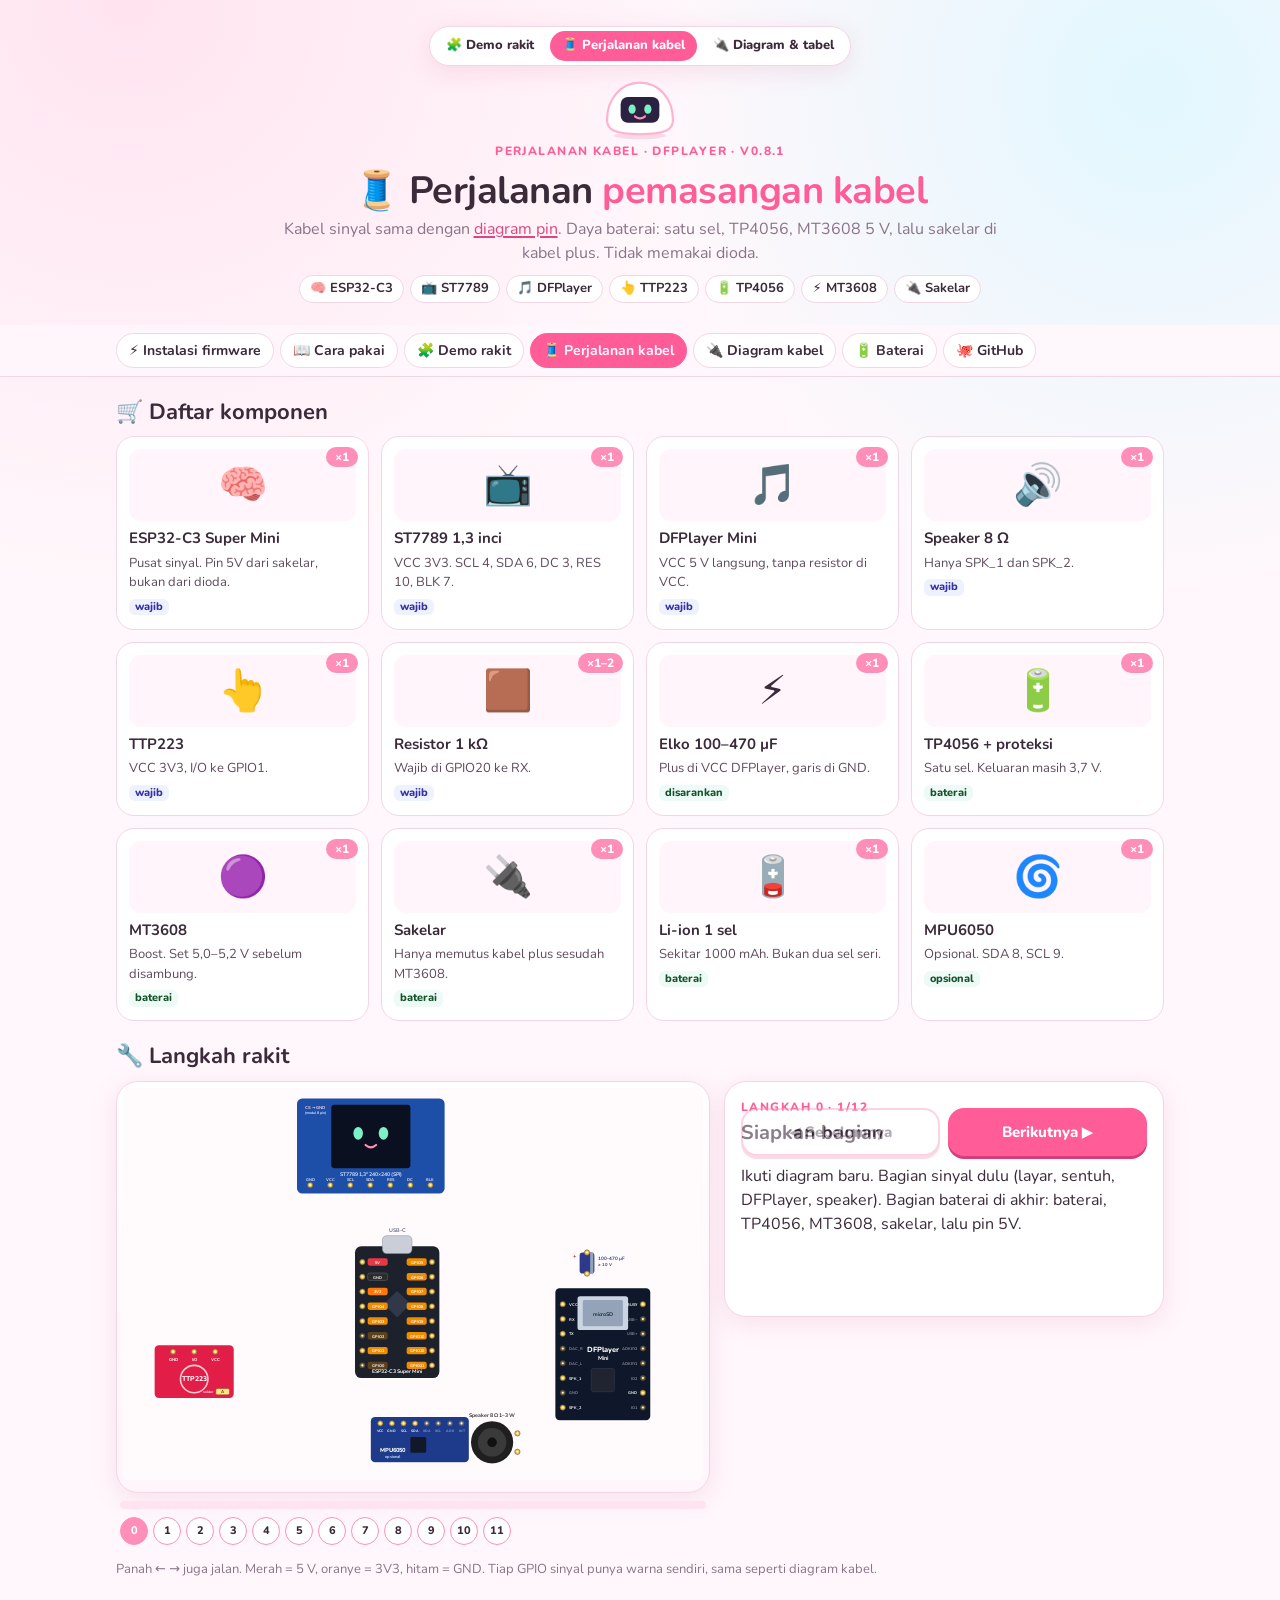
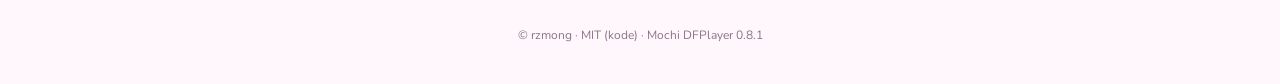
<file: docs/perjalanan.html>
<!DOCTYPE html>
<html lang="id">
<head>
<meta charset="UTF-8"/>
<meta name="viewport" content="width=device-width, initial-scale=1"/>
<title>🧵 Perjalanan kabel — Mochi DFPlayer</title>
<meta name="description" content="Perjalanan pemasangan kabel Mochi DFPlayer: pin berwarna, baterai, MT3608, dan sakelar."/>
<link rel="preconnect" href="https://fonts.googleapis.com"/>
<link rel="preconnect" href="https://fonts.gstatic.com" crossorigin/>
<link rel="stylesheet" href="https://fonts.googleapis.com/css2?family=Nunito:wght@400;700;800&family=Quicksand:wght@500;700&display=swap"/>
<link rel="icon" href="data:image/svg+xml,%3Csvg xmlns=%22http://www.w3.org/2000/svg%22 viewBox=%220 0 100 100%22%3E%3Ctext y=%22.9em%22 font-size=%2290%22%3E%F0%9F%8D%A1%3C/text%3E%3C/svg%3E"/>
<link rel="stylesheet" href="./mochi.css?v=4"/>
</head>
<body>
<header class="hero wrap">
  <div class="verswitch" role="navigation" aria-label="Panduan rakit">
    <a href="pemasangan.html">🧩 Demo rakit</a>
    <a href="perjalanan.html" class="on">🧵 Perjalanan kabel</a>
    <a href="pemasangan-kabel.html">🔌 Diagram & tabel</a>
  </div>
  <svg class="mochi" viewBox="0 0 120 96" aria-hidden="true"><ellipse cx="60" cy="88" rx="36" ry="5" fill="#f6c6d9" opacity=".6"/><path d="M14 66c0-30 20-52 46-52s46 22 46 52c0 14-12 20-46 20S14 80 14 66z" fill="#fff" stroke="#ffb3cf" stroke-width="3"/><rect x="33" y="34" width="54" height="36" rx="10" fill="#2b2140"/><ellipse cx="49" cy="51" rx="5" ry="6.5" fill="#7ef0c8"/><ellipse cx="71" cy="51" rx="5" ry="6.5" fill="#7ef0c8"/><path d="M53 61q7 6 14 0" stroke="#ff8fb8" stroke-width="3" fill="none" stroke-linecap="round"/></svg>
  <div class="kicker">perjalanan kabel · dfplayer · v0.8.1</div>
  <h1>🧵 Perjalanan <span>pemasangan kabel</span></h1>
  <p class="sub">Kabel sinyal sama dengan <a href="wiring-dfplayer.svg">diagram pin</a>. Daya baterai: satu sel, TP4056, MT3608 5 V, lalu sakelar di kabel plus. Tidak memakai dioda.</p>
  <div class="chips"><span class="chip">🧠 ESP32-C3</span><span class="chip">📺 ST7789</span><span class="chip">🎵 DFPlayer</span><span class="chip">👆 TTP223</span><span class="chip">🔋 TP4056</span><span class="chip">⚡ MT3608</span><span class="chip">🔌 Sakelar</span></div>
</header>
<nav class="tabs"><div class="wrap">
  <a href="index.html">⚡ Instalasi firmware</a>
  <a href="panduan.html">📖 Cara pakai</a>
  <a href="pemasangan.html">🧩 Demo rakit</a>
  <a href="perjalanan.html" class="on" aria-current="page">🧵 Perjalanan kabel</a>
  <a href="pemasangan-kabel.html">🔌 Diagram kabel</a>
  <a href="baterai.html">🔋 Baterai</a>
  <a href="https://github.com/rz7mong/mochi-dfplayer">🐙 GitHub</a>
</div></nav>
<main class="wrap">
<section id="komponen"><h2>🛒 Daftar komponen</h2><div class="grid" id="parts"></div></section>
<section id="rakit">
  <h2>🔧 Langkah rakit</h2>
  <div class="stepper">
    <div>
      <div class="stage card" style="padding:6px"><div id="svgwrap"></div><div class="legend" id="legend"></div></div>
      <div class="progress"><i id="prog"></i></div>
      <div class="dots" id="dots"></div>
    </div>
    <div class="panel card">
      <div class="kick" id="kick"></div>
      <h3 id="stitle"></h3>
      <div id="sbody"></div>
      <div id="sconn"></div>
      <div class="ctl"><button class="btn" id="prev">◀ Sebelumnya</button><button class="btn primary" id="next">Berikutnya ▶</button></div>
    </div>
  </div>
  <p class="hint">Panah ← → juga jalan. Merah = 5 V, oranye = 3V3, hitam = GND. Tiap GPIO sinyal punya warna sendiri, sama seperti diagram kabel.</p>
</section>
</main>
<footer>© rzmong · MIT (kode) · Mochi DFPlayer 0.8.1</footer>
<script src="./wiring.js?v=4"></script>
<script>
const MW = MochiWiring, $ = id => document.getElementById(id);
const PREV = ['esp','tft','ttp','df','dfpwr','spk','mpu'];
const S = [
{id:'prep', kick:'Langkah 0', title:'Siapkan bagian', show:[],
 body:'<p>Ikuti diagram baru. Bagian sinyal dulu (layar, sentuh, DFPlayer, speaker). Bagian baterai di akhir: baterai, TP4056, MT3608, sakelar, lalu pin 5V.</p>'},
{id:'esp', kick:'Langkah 1 · Otak', title:'ESP32-C3 Super Mini', show:['esp'], hi:MW.PADS.esp,
 body:'<ul><li>Kiri: 5V, GND, 3V3, GPIO4, GPIO3, GPIO2, GPIO1, GPIO0.</li><li>Kanan: GPIO5, GPIO6, GPIO7, GPIO8, GPIO9, GPIO10, GPIO20, GPIO21.</li><li>GPIO0 dan GPIO2 kosong.</li></ul>'},
{id:'tft', kick:'Langkah 2 · Layar', title:'ST7789', show:['esp','tft'],
 body:'<ul><li>SCL → GPIO4, SDA → GPIO6, DC → GPIO3, RES → GPIO10, BLK → GPIO7.</li><li>VCC → 3V3, GND → GND. Modul 8 pin: CS ke GND.</li><li>Jangan kasih 5 V ke layar.</li></ul>'},
{id:'ttp', kick:'Langkah 3 · Sentuh', title:'TTP223', show:['esp','tft','ttp'],
 body:'<ul><li>I/O → GPIO1, VCC → 3V3, GND → GND.</li><li>Bukan ke speaker, bukan ke 5 V.</li></ul>'},
{id:'df', kick:'Langkah 4 · Serial', title:'DFPlayer RX dan TX', show:['esp','tft','ttp','df'],
 body:'<ul><li>GPIO20 → resistor 1 kΩ → RX.</li><li>TX → GPIO21. Resistor di sini opsional (garis putus di diagram).</li><li>BUSY → GPIO5 opsional, garis putus-putus.</li></ul>'},
{id:'dfpwr', kick:'Langkah 5 · Daya modul', title:'VCC 5 V dan elko', show:['esp','tft','ttp','df','cap'],
 body:'<ul><li>VCC DFPlayer ke pin 5V ESP, bukan 3V3. Tidak perlu resistor di VCC.</li><li>Elko 100–470 µF: plus di VCC, garis di GND, dekat modul.</li></ul>'},
{id:'spk', kick:'Langkah 6 · Speaker', title:'SPK_1 dan SPK_2', show:['esp','tft','ttp','df','cap','spk'],
 body:'<p>Hanya dua kabel oranye, SPK_1 dan SPK_2. Jangan ke GND.</p>'},
{id:'mpu', kick:'Langkah 7 · Gyro', title:'MPU6050, boleh dilewati', show:['esp','tft','ttp','df','cap','spk','mpu'],
 body:'<p>SDA GPIO8, SCL GPIO9, VCC 3V3. GPIO9 jangan ditarik ke GND saat boot.</p>'},
{id:'bat', power:1, kick:'Langkah 8 · Baterai', title:'Sel ke TP4056',
 body:'<p>Satu sel 3,7 V. Plus ke B+, minus ke B−. Keluar dari modul ini masih sekitar 3,7 V, belum boleh ke ESP.</p>',
 rows:[['Baterai +','TP4056 B+'],['Baterai −','TP4056 B−']]},
{id:'boost', power:2, kick:'Langkah 9 · Boost', title:'TP4056 ke MT3608',
 body:'<p>OUT baterai TP4056 masuk ke IN MT3608. Putar trimpot sampai OUT 5,0–5,2 V, diukur tanpa beban. Di atas 5,5 V jangan disambung.</p>',
 rows:[['TP4056 OUT','MT3608 IN']]},
{id:'saklar', power:3, whole:true, kick:'Langkah 10 · Sakelar', title:'Sakelar hanya di kabel plus',
 body:'<p>Sakelar memutus kabel plus dari OUT+ MT3608 ke pin 5V ESP dan VCC DFPlayer. GND tidak lewat sakelar. Saat flash, sakelar dimatikan dulu, baru colok USB ESP. Jangan 5 V boost dan USB hidup bersamaan.</p>',
 rows:[['MT3608 OUT+','kaki sakelar'],['kaki sakelar lain','pin 5V ESP dan VCC DFPlayer'],['OUT− boost','GND bersama']]},
{id:'done', whole:true, kick:'Selesai', title:'Seluruh rangkaian', show:MW.ALL, all:true,
 body:'<p>Gambar ini utuh: baterai, TP4056, MT3608, sakelar, lalu semua kabel sinyal. Cek 5V–GND tidak short. Speaker tidak ke GND. Sakelar mati sebelum USB untuk flash.</p>'}
];
const PARTS=[
['🧠','ESP32-C3 Super Mini','1','Pusat sinyal. Pin 5V dari sakelar, bukan dari dioda.','wajib'],
['📺','ST7789 1,3 inci','1','VCC 3V3. SCL 4, SDA 6, DC 3, RES 10, BLK 7.','wajib'],
['🎵','DFPlayer Mini','1','VCC 5 V langsung, tanpa resistor di VCC.','wajib'],
['🔊','Speaker 8 Ω','1','Hanya SPK_1 dan SPK_2.','wajib'],
['👆','TTP223','1','VCC 3V3, I/O ke GPIO1.','wajib'],
['🟫','Resistor 1 kΩ','1–2','Wajib di GPIO20 ke RX.','wajib'],
['⚡','Elko 100–470 µF','1','Plus di VCC DFPlayer, garis di GND.','disarankan'],
['🔋','TP4056 + proteksi','1','Satu sel. Keluaran masih 3,7 V.','baterai'],
['🟣','MT3608','1','Boost. Set 5,0–5,2 V sebelum disambung.','baterai'],
['🔌','Sakelar','1','Hanya memutus kabel plus sesudah MT3608.','baterai'],
['🪫','Li-ion 1 sel','1','Sekitar 1000 mAh. Bukan dua sel seri.','baterai'],
['🌀','MPU6050','1','Opsional. SDA 8, SCL 9.','opsional']
];
function pad(x,y){return `<g><circle cx="${x}" cy="${y}" r="8" fill="none" stroke="#ff5c98" stroke-width="2" class="pad-hi"/><circle cx="${x}" cy="${y}" r="4.5" fill="#e6c35c" stroke="#7a5c12"/><circle cx="${x}" cy="${y}" r="1.8" fill="#fff8e7"/></g>`;}
function wire(d,col){
  let s=`<path d="${d}" fill="none" stroke="#fff" stroke-width="8" stroke-linecap="round" stroke-linejoin="round"/>`;
  s+=`<path d="${d}" fill="none" stroke="${col}" stroke-width="5" stroke-linecap="round" stroke-linejoin="round" class="wire draw" style="stroke-dasharray:800;animation:drawin .8s ease-out both"/>`;
  s+=`<path d="${d}" fill="none" stroke="#fff" stroke-width="4" stroke-linecap="butt" stroke-linejoin="round" style="stroke-dasharray:22 18;animation:cableflow .4s linear infinite"/>`;
  return s;
}
function powerSvg(n, brief){
  let g='';
  g+=`<g><rect x="36" y="150" width="110" height="190" rx="12" fill="#d5dae2" stroke="#9aa3b2" stroke-width="2"/><rect x="36" y="150" width="110" height="26" rx="10" fill="#f6c945"/><text x="91" y="250" text-anchor="middle" font-size="16" font-weight="800" fill="#374151">3,7 V</text><text x="91" y="272" text-anchor="middle" font-size="13" fill="#374151">1 sel</text>${pad(70,150)}${pad(112,150)}<text x="70" y="142" text-anchor="middle" font-size="13" fill="#b91c1c" font-weight="800">+</text><text x="112" y="142" text-anchor="middle" font-size="13" font-weight="800">−</text></g>`;
  g+=`<g><rect x="210" y="130" width="190" height="160" rx="10" fill="#1e40af"/><rect x="188" y="178" width="28" height="36" rx="6" fill="#d1d5db"/><rect x="268" y="168" width="70" height="46" rx="4" fill="#1e3a8a" stroke="#93c5fd"/><text x="305" y="250" text-anchor="middle" fill="#fff" font-size="16" font-weight="800">TP4056</text><text x="305" y="270" text-anchor="middle" fill="#dbeafe" font-size="12">+ proteksi</text>${pad(400,168)}${pad(400,210)}<text x="388" y="164" text-anchor="end" fill="#fecaca" font-size="11">B+</text><text x="388" y="206" text-anchor="end" fill="#e5e7eb" font-size="11">B−</text>${pad(400,250)}<text x="388" y="246" text-anchor="end" fill="#fecaca" font-size="11">OUT+</text></g>`;
  if(n>=2) g+=`<g><rect x="500" y="120" width="190" height="180" rx="10" fill="#111827"/><circle cx="595" cy="175" r="22" fill="none" stroke="#f59e0b" stroke-width="4"/><circle cx="560" cy="230" r="10" fill="#374151" stroke="#9ca3af"/><text x="595" y="268" text-anchor="middle" fill="#fff" font-size="16" font-weight="800">MT3608</text><text x="595" y="286" text-anchor="middle" fill="#fde68a" font-size="12">set 5,0–5,2 V</text>${pad(500,160)}${pad(690,160)}<text x="512" y="154" fill="#e5e7eb" font-size="11">IN</text><text x="668" y="154" text-anchor="end" fill="#fecaca" font-size="11">OUT+</text></g>`;
  if(n>=3){
    g+=`<g><rect x="750" y="138" width="92" height="44" rx="10" fill="#f3f4f6" stroke="#374151" stroke-width="2"/><rect x="798" y="144" width="36" height="32" rx="6" fill="#e11d48"/><text x="796" y="204" text-anchor="middle" font-size="13" font-weight="800" fill="#374151">Sakelar</text><text x="796" y="220" text-anchor="middle" font-size="11" fill="#6b7280">hanya kabel +</text>${pad(750,160)}${pad(842,160)}</g>`;
    if(!brief){
      g+=`<g><rect x="900" y="110" width="170" height="80" rx="12" fill="#1d212b"/><text x="985" y="150" text-anchor="middle" fill="#fff" font-size="13" font-weight="800">ESP pin 5V</text>${pad(900,150)}</g>`;
      g+=`<g><rect x="900" y="230" width="170" height="80" rx="12" fill="#166534"/><text x="985" y="275" text-anchor="middle" fill="#fff" font-size="13" font-weight="800">DFPlayer VCC</text>${pad(900,270)}</g>`;
    } else {
      g+=`<text x="900" y="164" font-size="13" font-weight="800" fill="#b91c1c">ke pin 5V ESP</text><text x="900" y="184" font-size="13" font-weight="800" fill="#b91c1c">dan VCC DFPlayer</text>`;
    }
  }
  if(n>=1){
    g+=wire('M70 150 L70 110 L400 110 L400 168','#e11d48');
    g+=wire('M112 150 L112 96 L400 96 L400 210','#334155');
  }
  if(n>=2) g+=wire('M400 250 L450 250 L450 160 L500 160','#e85d8c');
  if(n>=3 && !brief){
    g+=wire('M690 160 L750 160','#c2410c');
    g+=wire('M842 160 L870 160 L870 150 L900 150','#c2410c');
    g+=wire('M870 160 L870 270 L900 270','#c2410c');
  }
  if(n>=3 && brief) g+=wire('M690 160 L842 160','#c2410c');
  return `<svg viewBox="0 0 1100 ${brief?360:420}" style="width:100%;height:auto" font-family="Nunito,sans-serif"><style>.wire{fill:none}.wire.draw{stroke-dasharray:800;animation:drawin .9s ease-out both}@keyframes drawin{from{stroke-dashoffset:800}to{stroke-dashoffset:0}}.wire.flow{stroke-dasharray:14 16;animation:flow .55s linear infinite}@keyframes flow{to{stroke-dashoffset:-60}}.pad-hi{animation:pulse 1.1s ease-in-out infinite}@keyframes pulse{0%,100%{stroke-opacity:1}50%{stroke-opacity:.25}}</style><rect width="1100" height="${brief?360:420}" rx="14" fill="#fffafc"/>${g}</svg>`;
}
let cur=0;
function go(i){
  cur=Math.max(0,Math.min(S.length-1,i));
  const st=S[cur];
  if(st.whole){
    $('svgwrap').innerHTML=powerSvg(3, true)+'<p class="hint">Keluar sakelar menyambung ke kabel merah 5V di diagram bawah: pin 5V ESP dan VCC DFPlayer. GND boost masuk ke garis hitam GND bersama.</p>'+MW.svg({show:MW.ALL, cur:PREV, prev:[], full:true, static:false, title:'Rangkaian utuh'});
    $('legend').innerHTML='<span><span class="sw" style="background:#e11d48"></span>5 V lewat sakelar</span><span><span class="sw" style="background:#334155"></span>GND bersama</span>'+MW.legend(Object.keys(MW.NETNAME));
    $('sconn').innerHTML=st.rows?'<table class="conn"><tr><th>Dari</th><th>Ke</th></tr>'+st.rows.map(r=>`<tr><td>${r[0]}</td><td>${r[1]}</td></tr>`).join('')+'</table>':'';
  } else if(st.power){
    $('svgwrap').innerHTML=powerSvg(st.power);
    $('legend').innerHTML='<span><span class="sw" style="background:#e11d48"></span>baterai +</span><span><span class="sw" style="background:#334155"></span>baterai − / GND</span>';
    $('sconn').innerHTML=st.rows?'<table class="conn"><tr><th>Dari</th><th>Ke</th></tr>'+st.rows.map(r=>`<tr><td>${r[0]}</td><td>${r[1]}</td></tr>`).join('')+'</table>':'';
  } else {
    const k=PREV.indexOf(st.id);
    const upto=k>=0?PREV.slice(0,k+1):[];
    $('svgwrap').innerHTML=MW.svg({show:MW.ALL, cur:upto, prev:[], full:true, static:false, hi:st.hi||(MW.PADS[st.id]||[]), title:st.title});
    const nets=[...new Set(MW.W.filter(c=>c.step===st.id).map(c=>c.net))];
    $('legend').innerHTML=st.all?MW.legend(Object.keys(MW.NETNAME)):MW.legend(nets);
    $('sconn').innerHTML=MW.connTable(st.id);
  }
  $('kick').textContent=st.kick+' · '+(cur+1)+'/'+S.length;
  $('stitle').textContent=st.title;
  $('sbody').innerHTML=st.body.startsWith('<')?st.body:'<p>'+st.body+'</p>';
  $('prev').disabled=cur===0;
  $('next').textContent=cur===S.length-1?'↺ Ulangi':'Berikutnya ▶';
  $('prog').style.width=(cur/(S.length-1)*100)+'%';
  [...$('dots').children].forEach((b,j)=>b.className=j===cur?'on':(j<cur?'done':''));
}
$('parts').innerHTML=PARTS.map(p=>`<div class="part"><div class="ico" aria-hidden="true">${p[0]}</div><span class="q">×${p[2]}</span><h3>${p[1]}</h3><p>${p[3]}</p><span class="tag ${p[4]==='wajib'?'':'opt'}">${p[4]}</span></div>`).join('');
S.forEach((s,j)=>{const b=document.createElement('button'); b.textContent=j; b.title=s.title; b.onclick=()=>go(j); $('dots').appendChild(b);});
$('prev').onclick=()=>go(cur-1);
$('next').onclick=()=>go(cur===S.length-1?0:cur+1);
document.addEventListener('keydown',e=>{if(e.key==='ArrowRight')go(cur+1); if(e.key==='ArrowLeft')go(cur-1);});
go(0);
</script>
</body>
</html>
</file>
<file: docs/mochi.css>
/* Mochi DFPlayer — desain sama dengan rz7mong/mochi-rzmong/docs/mochi.css (pemasangan.html) */
:root{--bg:#fff7fb;--card:#ffffff;--ink:#3b2a3a;--muted:#8a7488;--pink:#ff8fb8;--pink2:#ffd3e4;--pinkd:#ff5c98;--mint:#b8f0dc;--line:#f3d6e4;--shadow:0 6px 24px rgba(214,120,160,.18);--warn:#c2410c;--warnbg:#fff1e6;--ok:#15803d;--blue:#2f6fe4}
*{box-sizing:border-box}
html{scroll-behavior:smooth}
body{margin:0;font-family:"Nunito","Quicksand",ui-rounded,system-ui,-apple-system,"Segoe UI",sans-serif;background:radial-gradient(circle at 10% 0%,#ffe4f0 0,transparent 40%),radial-gradient(circle at 90% 10%,#e2f7ff 0,transparent 35%),var(--bg);background-attachment:fixed;color:var(--ink);line-height:1.5}
a{color:#e0457f;text-decoration-thickness:1.5px;text-underline-offset:2px}
a:hover{color:var(--pinkd)}
.wrap{max-width:1080px;margin:0 auto;padding:0 16px}
.wrap.narrow{max-width:900px}
.wrap.slim{max-width:720px}
/* hero */
header.hero{padding:26px 0 8px;text-align:center}
.mochi{width:86px;height:70px;margin:0 auto;display:block;animation:bob 2.6s ease-in-out infinite}
@keyframes bob{0%,100%{transform:translateY(0) scale(1,1)}50%{transform:translateY(-6px) scale(1.04,.96)}}
@keyframes cableflow{to{stroke-dashoffset:-80px}}
@keyframes drawin{from{stroke-dashoffset:var(--len)}to{stroke-dashoffset:0}}
@media (prefers-reduced-motion:reduce){.mochi{animation:none}html{scroll-behavior:auto}}
.kicker{font-size:12px;font-weight:800;letter-spacing:.12em;text-transform:uppercase;color:var(--pinkd)}
h1{font-size:clamp(24px,5vw,38px);margin:8px 0 4px;letter-spacing:-.5px;line-height:1.2}
h1 span{color:var(--pinkd)}
.sub{color:var(--muted);margin:0 auto;max-width:720px}
.chips{display:flex;flex-wrap:wrap;gap:6px;justify-content:center;margin-top:10px}
.chip{display:inline-flex;align-items:center;gap:4px;background:#fff;border:1px solid var(--line);border-radius:999px;padding:3px 10px;font-size:13px;font-weight:700;color:var(--ink)}
/* sticky pill nav */
nav.tabs{position:sticky;top:0;z-index:20;background:rgba(255,247,251,.92);backdrop-filter:blur(8px);-webkit-backdrop-filter:blur(8px);border-bottom:1px solid var(--line);margin:14px 0 0}
nav.tabs .wrap{display:flex;gap:6px;overflow-x:auto;padding:8px 16px}
nav.tabs a{white-space:nowrap;text-decoration:none;color:var(--ink);background:#fff;border:1px solid var(--line);padding:6px 12px;border-radius:999px;font-weight:700;font-size:14px}
nav.tabs a:hover{background:var(--pink2)}
nav.tabs a.on,nav.tabs a[aria-current]{background:var(--pinkd);border-color:var(--pinkd);color:#fff}
/* content */
main{padding-bottom:8px}
section{margin:22px 0}
h2{font-size:22px;margin:0 0 10px;line-height:1.25}
h3{font-size:17px;margin:4px 0 8px}
.card{background:var(--card);border:1px solid var(--line);border-radius:22px;box-shadow:var(--shadow);padding:16px;margin:16px 0}
.card > :first-child{margin-top:0}
.card > :last-child{margin-bottom:0}
.note{background:var(--warnbg);border:1px solid #fed7aa;color:#7c2d12;border-radius:14px;padding:10px 12px;font-size:14px;margin:8px 0}
.info{background:#eefaf5;border:1px solid #bde9d5;color:#14532d;border-radius:14px;padding:10px 12px;font-size:14px;margin:8px 0}
.note a,.info a{color:inherit;font-weight:800}
.hint,.muted{font-size:13px;color:var(--muted);line-height:1.5}
.warn{color:var(--warn)}
.ok{color:var(--ok)}
ul,ol{padding-left:20px;margin:8px 0}
li{margin:3px 0}
table{width:100%;border-collapse:collapse;font-size:13.5px}
th,td{padding:7px 6px;border-bottom:1px solid var(--line);text-align:left;vertical-align:top}
th{background:#fff0f6}
.tbl{overflow:auto;border-radius:14px;border:1px solid var(--line)}
.tbl table tr:last-child td,.tbl table tr:last-child th{border-bottom:0}
code{background:#fdf0f6;border-radius:6px;padding:0 5px;font-size:.92em}
pre{background:#fdf0f6;border:1px solid var(--line);border-radius:14px;padding:12px;overflow:auto;font-size:12px;line-height:1.45}
img.shot,img.wire{width:100%;border-radius:14px;border:1px solid var(--line);background:#fff}
footer{color:var(--muted);font-size:12px;text-align:center;padding:24px 16px 40px}
/* steps (numbered bubbles) */
.step{display:flex;gap:12px;margin:12px 0;align-items:flex-start}
.num{flex:0 0 34px;height:34px;border-radius:50%;background:var(--pink2);color:var(--pinkd);border:1.5px solid var(--pink);display:grid;place-items:center;font-size:16px;font-weight:800}
/* buttons */
.btn,button{font:inherit;border-radius:16px;padding:11px 16px;font-weight:800;font-size:15px;cursor:pointer;background:#fff;border:2px solid var(--pink);color:var(--ink);box-shadow:0 3px 0 #f5a3c4;transition:background .15s}
.btn:hover,button:hover{background:#fff5fa}
.btn.primary,button.primary{background:var(--pinkd);border-color:var(--pinkd);color:#fff;box-shadow:0 3px 0 #d63d78}
.btn.primary:hover,button.primary:hover{background:#ff4b8c}
.btn.big{font-size:17px;padding:14px 24px}
.btn:disabled,button:disabled{opacity:.4;cursor:default}
.btn:active,button:active{transform:translateY(2px);box-shadow:none}
a.btn{display:inline-block;text-decoration:none}
.row{display:flex;flex-wrap:wrap;gap:8px;margin-top:10px}
/* forms */
label{display:block;margin:12px 0 4px;font-size:13px;font-weight:800;color:var(--muted)}
input,select{font:inherit;width:100%;padding:10px 12px;border-radius:14px;border:1.5px solid var(--line);background:#fffafd;color:var(--ink)}
input:focus,select:focus{outline:none;border-color:var(--pink);box-shadow:0 0 0 3px var(--pink2)}
input[type=checkbox]{width:20px;height:20px;accent-color:var(--pinkd);padding:0}
input[type=file]{background:#fff;border-style:dashed}
.tog{display:flex;justify-content:space-between;align-items:center;gap:10px;border:1px solid var(--line);background:#fffafd;border-radius:14px;padding:10px 12px;margin:8px 0;font-weight:700}
@media print{nav.tabs{display:none}}
/* --- tambahan Mochi DFPlayer --- */
.install{text-align:center;margin-top:14px}
esp-web-install-button [slot=activate]{min-width:260px}
.flash-grid{display:grid;grid-template-columns:repeat(auto-fit,minmax(220px,1fr));gap:4px 16px}
.grid{display:grid;grid-template-columns:repeat(auto-fill,minmax(220px,1fr));gap:12px}
.part{background:#fff;border:1px solid var(--line);border-radius:18px;padding:12px;position:relative}
.part h3{font-size:15px;margin:0 0 4px;padding-right:44px}
.part p{font-size:13px;margin:0;color:#5e4b5c}
.part .q{position:absolute;top:10px;right:10px;background:var(--pink);color:#fff;font-weight:800;border-radius:999px;padding:1px 9px;font-size:12px}
.part .tag{display:inline-block;font-size:11px;font-weight:800;border-radius:6px;padding:0 6px;margin-top:6px;background:#eef2ff;color:#3730a3}
.part .tag.opt{background:#eefaf5;color:#14532d}
.vs th:nth-child(2),.vs td:nth-child(2){background:#fff7fb}
.yes{color:var(--ok);font-weight:800}
.no{color:var(--warn);font-weight:800}
.tap{display:grid;grid-template-columns:repeat(auto-fit,minmax(180px,1fr));gap:10px}
.tap div{background:#fffafd;border:1px solid var(--line);border-radius:16px;padding:10px 12px}
.tap b{display:block;font-size:15px}
.tap span{font-size:13px;color:var(--muted)}
#unsupported{display:none}
/* --- panduan rakit (pola pemasangan.html mochi-rzmong) --- */
.verswitch{display:inline-flex;gap:4px;background:#fff;border:1px solid var(--line);border-radius:999px;padding:4px;margin-bottom:6px;box-shadow:var(--shadow);flex-wrap:wrap;justify-content:center}
.verswitch a{text-decoration:none;color:var(--ink);font-weight:800;font-size:13px;padding:5px 12px;border-radius:999px}
.verswitch a.on{background:var(--pinkd);color:#fff}
.part .ico{width:100%;height:72px;display:block;margin-bottom:6px;font-size:40px;text-align:center;line-height:72px;background:#fff5fa;border-radius:12px}
.part .src{font-size:11px;color:var(--muted);margin-top:4px}
.stepper{display:grid;grid-template-columns:minmax(0,1.35fr) minmax(0,1fr);gap:14px;align-items:start}
@media (max-width:820px){.stepper{grid-template-columns:1fr}}
.stage{background:linear-gradient(180deg,#fff,#fff5fa);border:1px solid var(--line);border-radius:22px;padding:6px;margin:0}
.stage svg{width:100%;height:auto;display:block}
.progress{height:8px;background:#ffe3ee;border-radius:99px;overflow:hidden;margin:8px 4px}
.progress i{display:block;height:100%;background:linear-gradient(90deg,#ff8fb8,#ffb86b);width:0;transition:width .4s}
.dots{display:flex;flex-wrap:wrap;gap:5px;margin:6px 4px 2px}
.dots button{width:28px;height:28px;border-radius:50%;border:1.5px solid var(--pink);background:#fff;color:var(--ink);font-weight:800;font-size:11px;cursor:pointer;padding:0;box-shadow:none}
.dots button.on{background:var(--pink);color:#fff}
.dots button.done{background:var(--pink2)}
.panel{margin:0}
.panel h3{margin:2px 0 4px;font-size:20px}
.panel .kick{font-size:12px;font-weight:800;letter-spacing:.12em;text-transform:uppercase;color:var(--pinkd)}
.ctl{display:flex;gap:8px;margin-top:10px;position:sticky;bottom:8px}
.ctl .btn{flex:1}
.conn{font-size:13px;margin-top:8px}
.conn td:first-child{white-space:nowrap}
.sw{display:inline-block;width:12px;height:12px;border-radius:3px;vertical-align:-1px;margin-right:4px;border:1px solid rgba(0,0,0,.2)}
.legend{display:flex;flex-wrap:wrap;gap:4px 10px;font-size:12px;margin:6px}
.tabsw{display:flex;gap:6px;margin-bottom:8px;flex-wrap:wrap}
.tabsw button{border:1.5px solid var(--pink);background:#fff;border-radius:999px;padding:5px 12px;font-weight:800;font-size:14px;cursor:pointer;box-shadow:none}
.tabsw button.on{background:var(--pink);color:#fff}
.tip{background:#eef4ff;border:1px solid #c7d7fe;color:#1e3a8a;border-radius:14px;padding:10px 12px;font-size:14px;margin:8px 0}
.tips{display:grid;grid-template-columns:repeat(auto-fit,minmax(230px,1fr));gap:10px}
.tips > div{margin:0}
.diagram{display:block;width:100%;height:auto;border-radius:14px;border:1px solid var(--line);background:#fffafc}
.tree{font-family:ui-monospace,SFMono-Regular,Menlo,monospace}
@media print{.ctl{display:none}}
</file>
